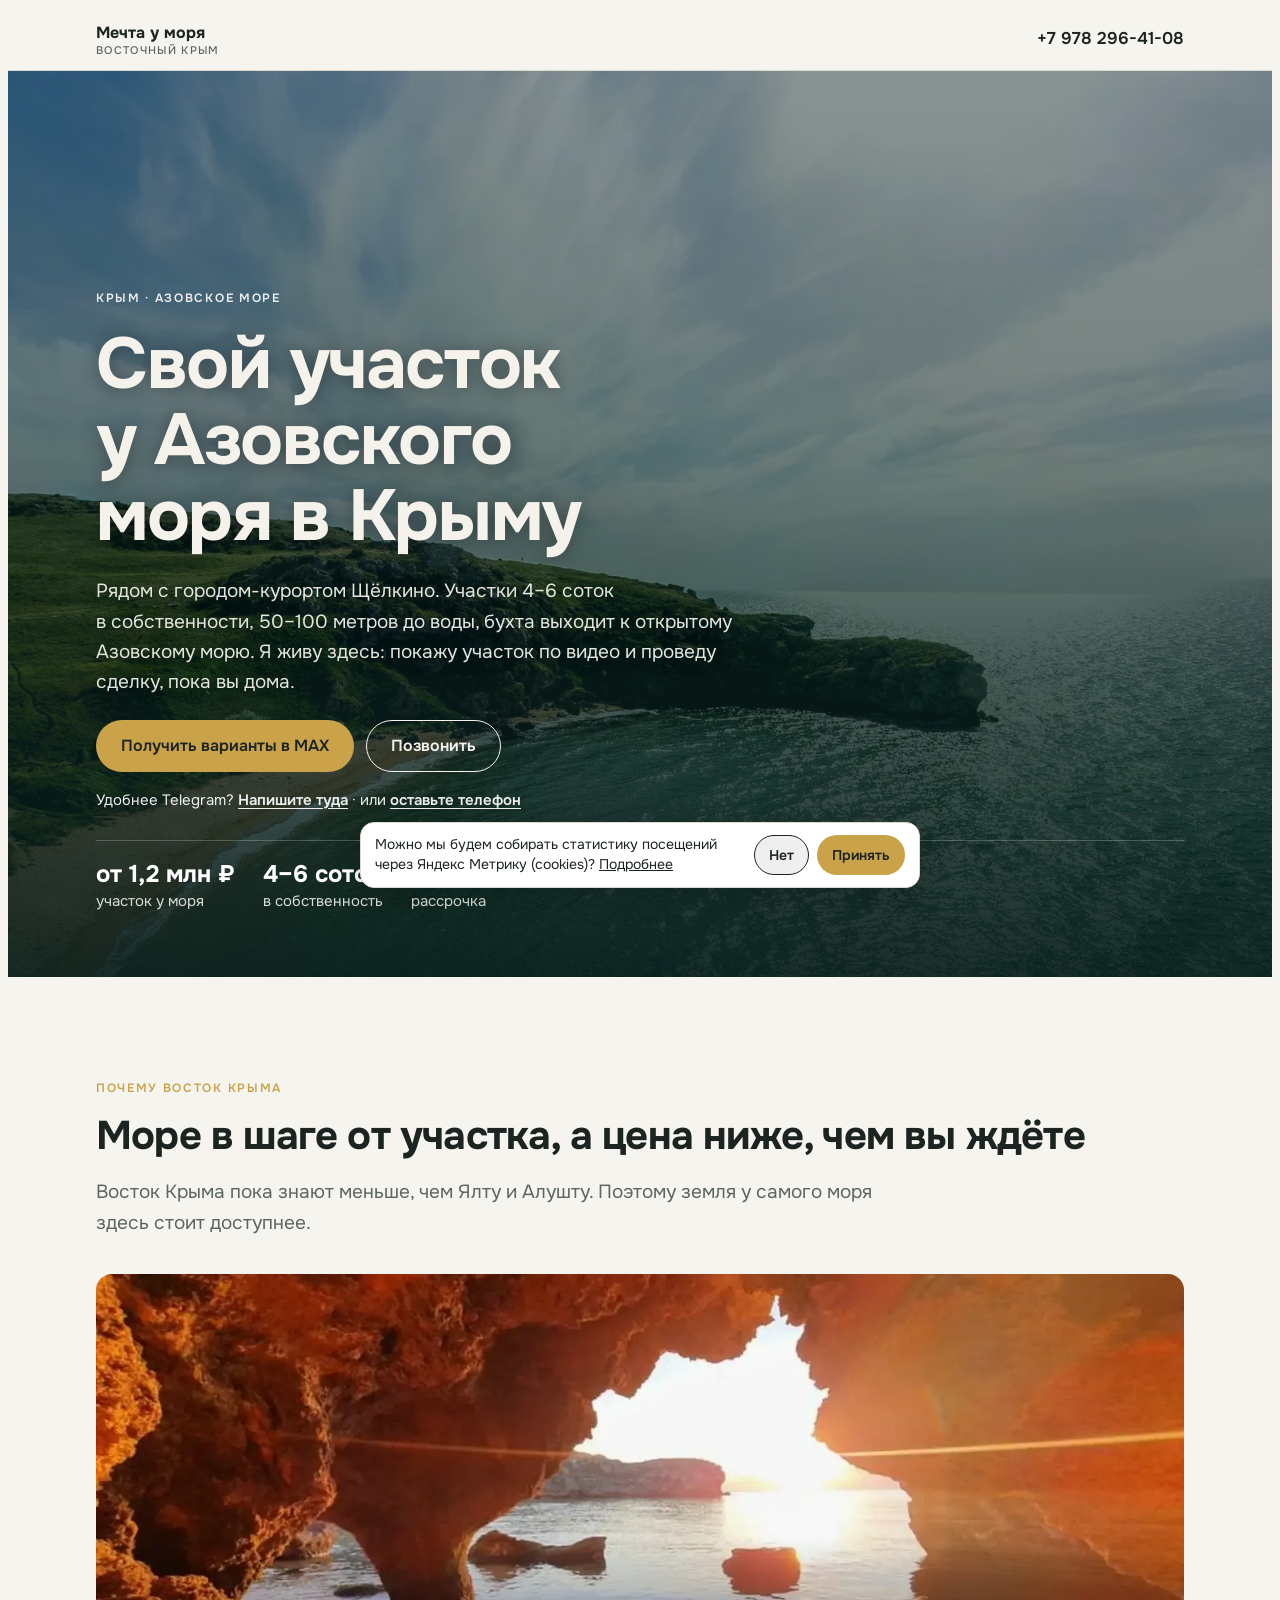
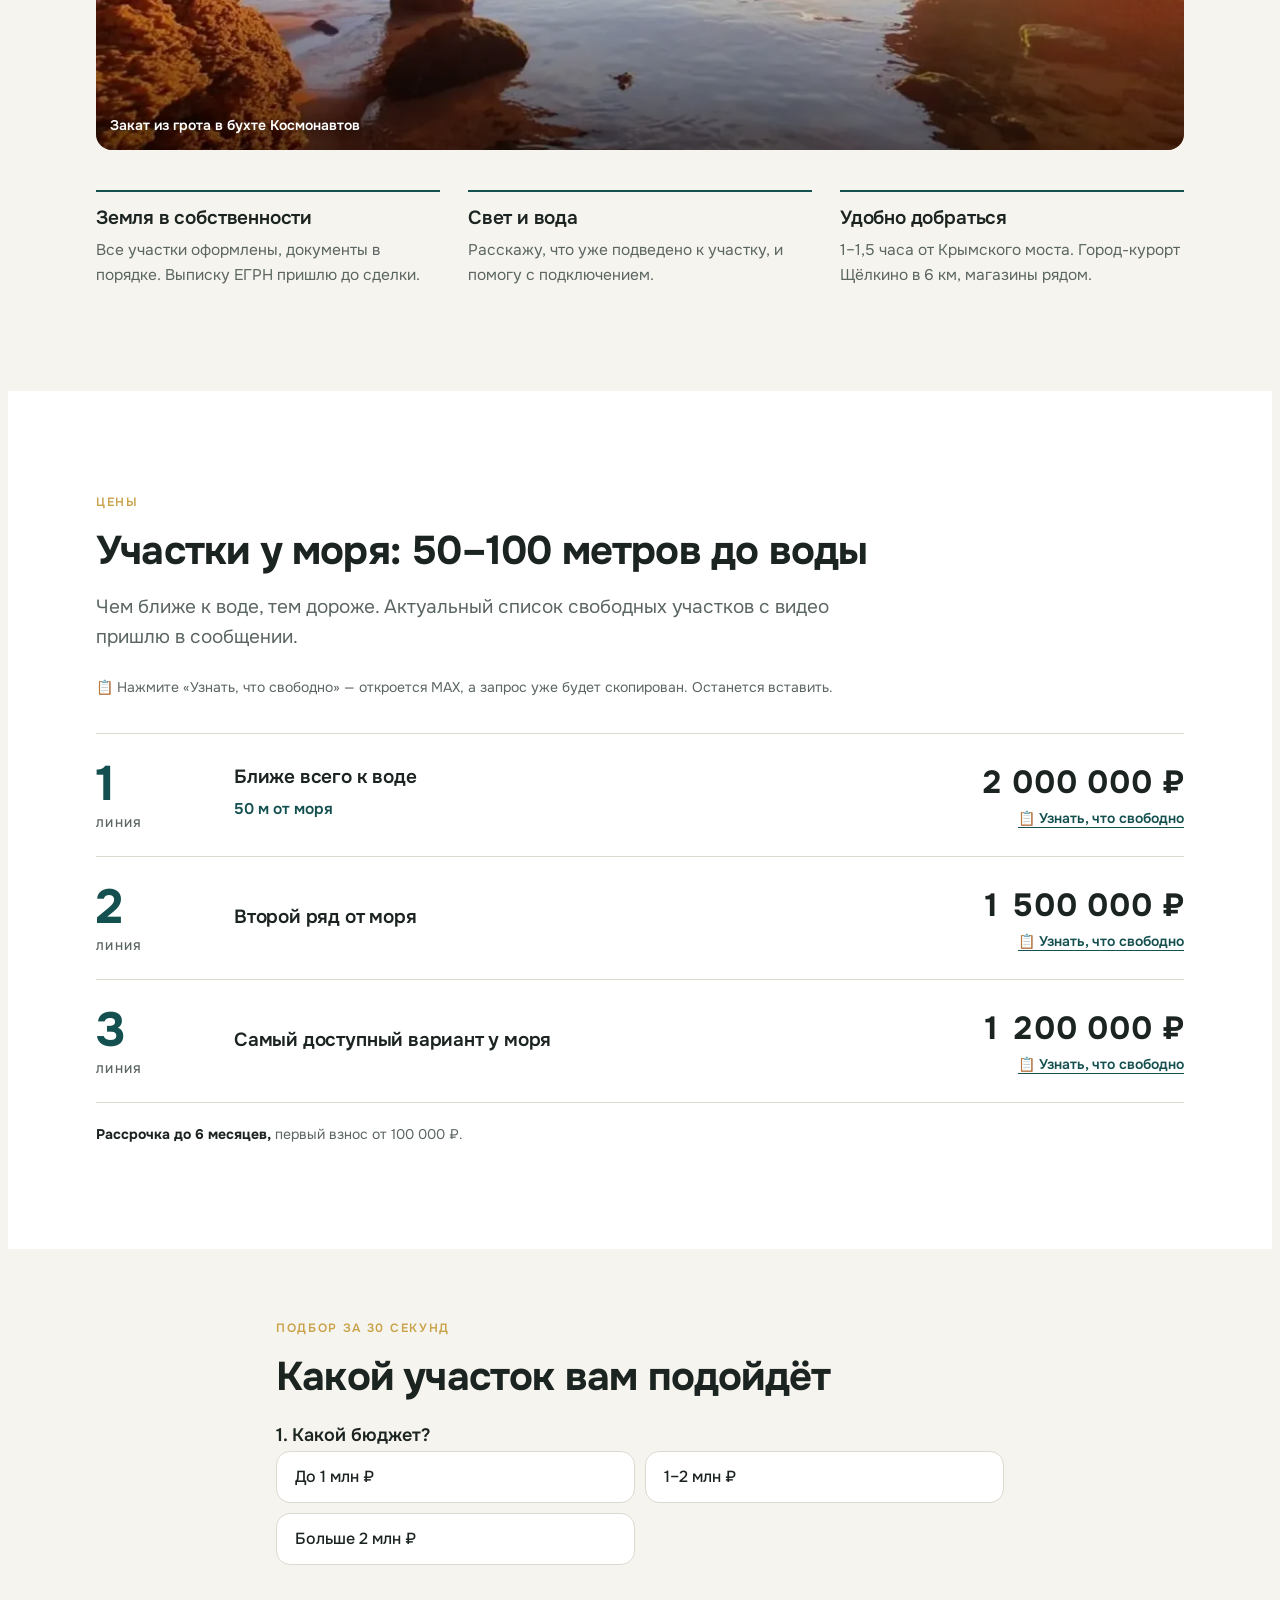
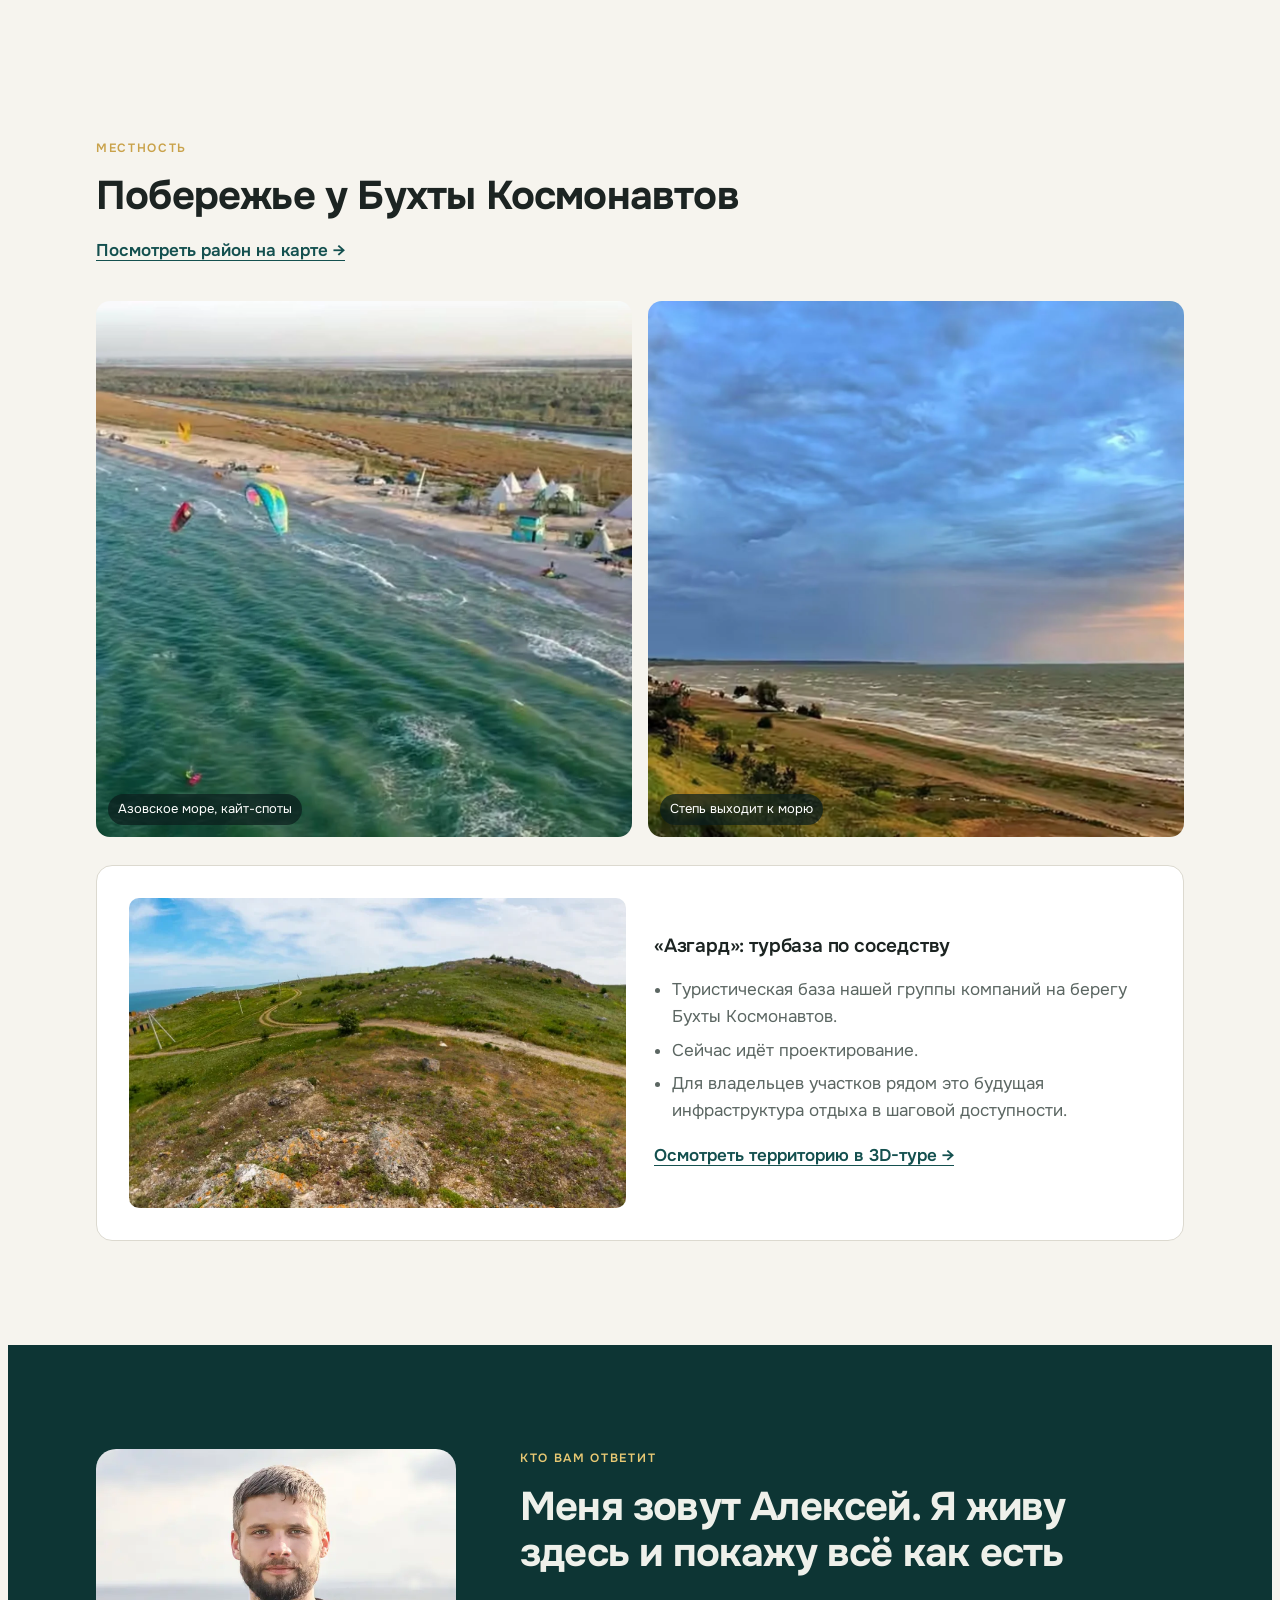
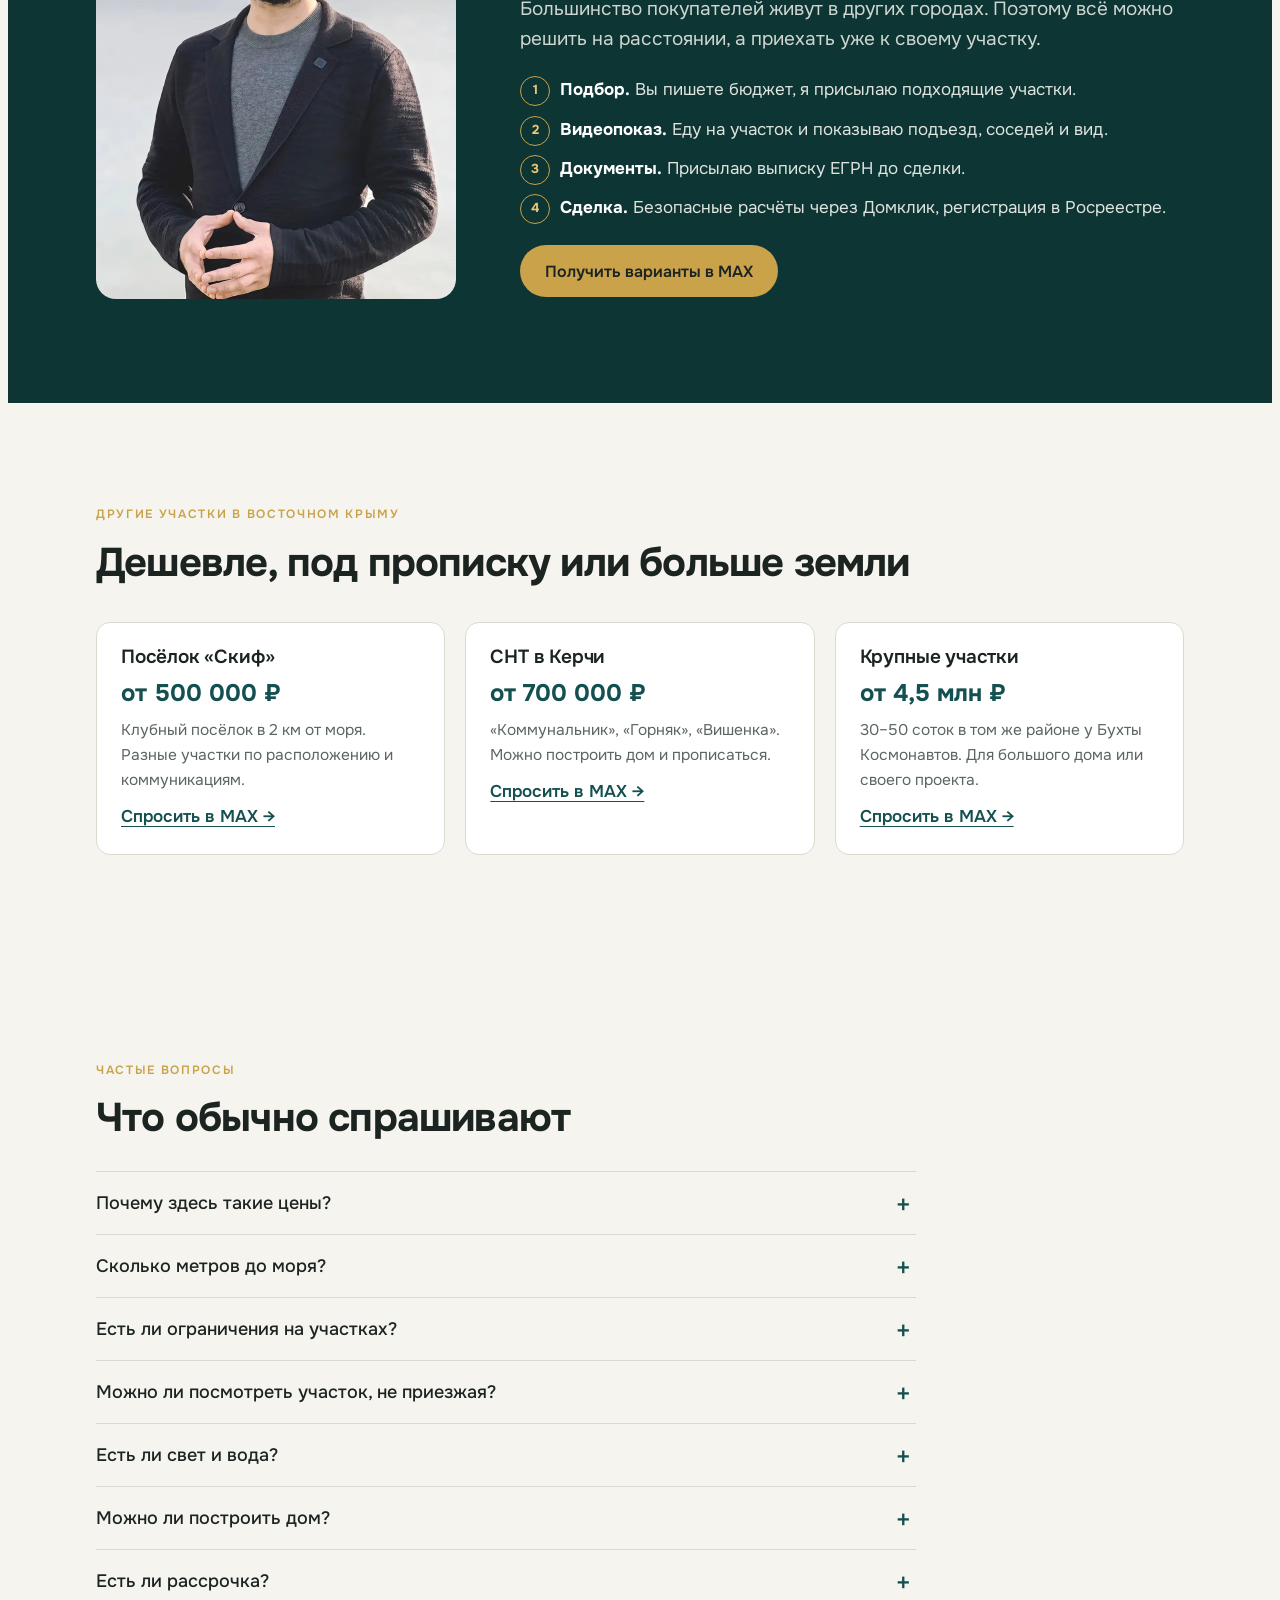
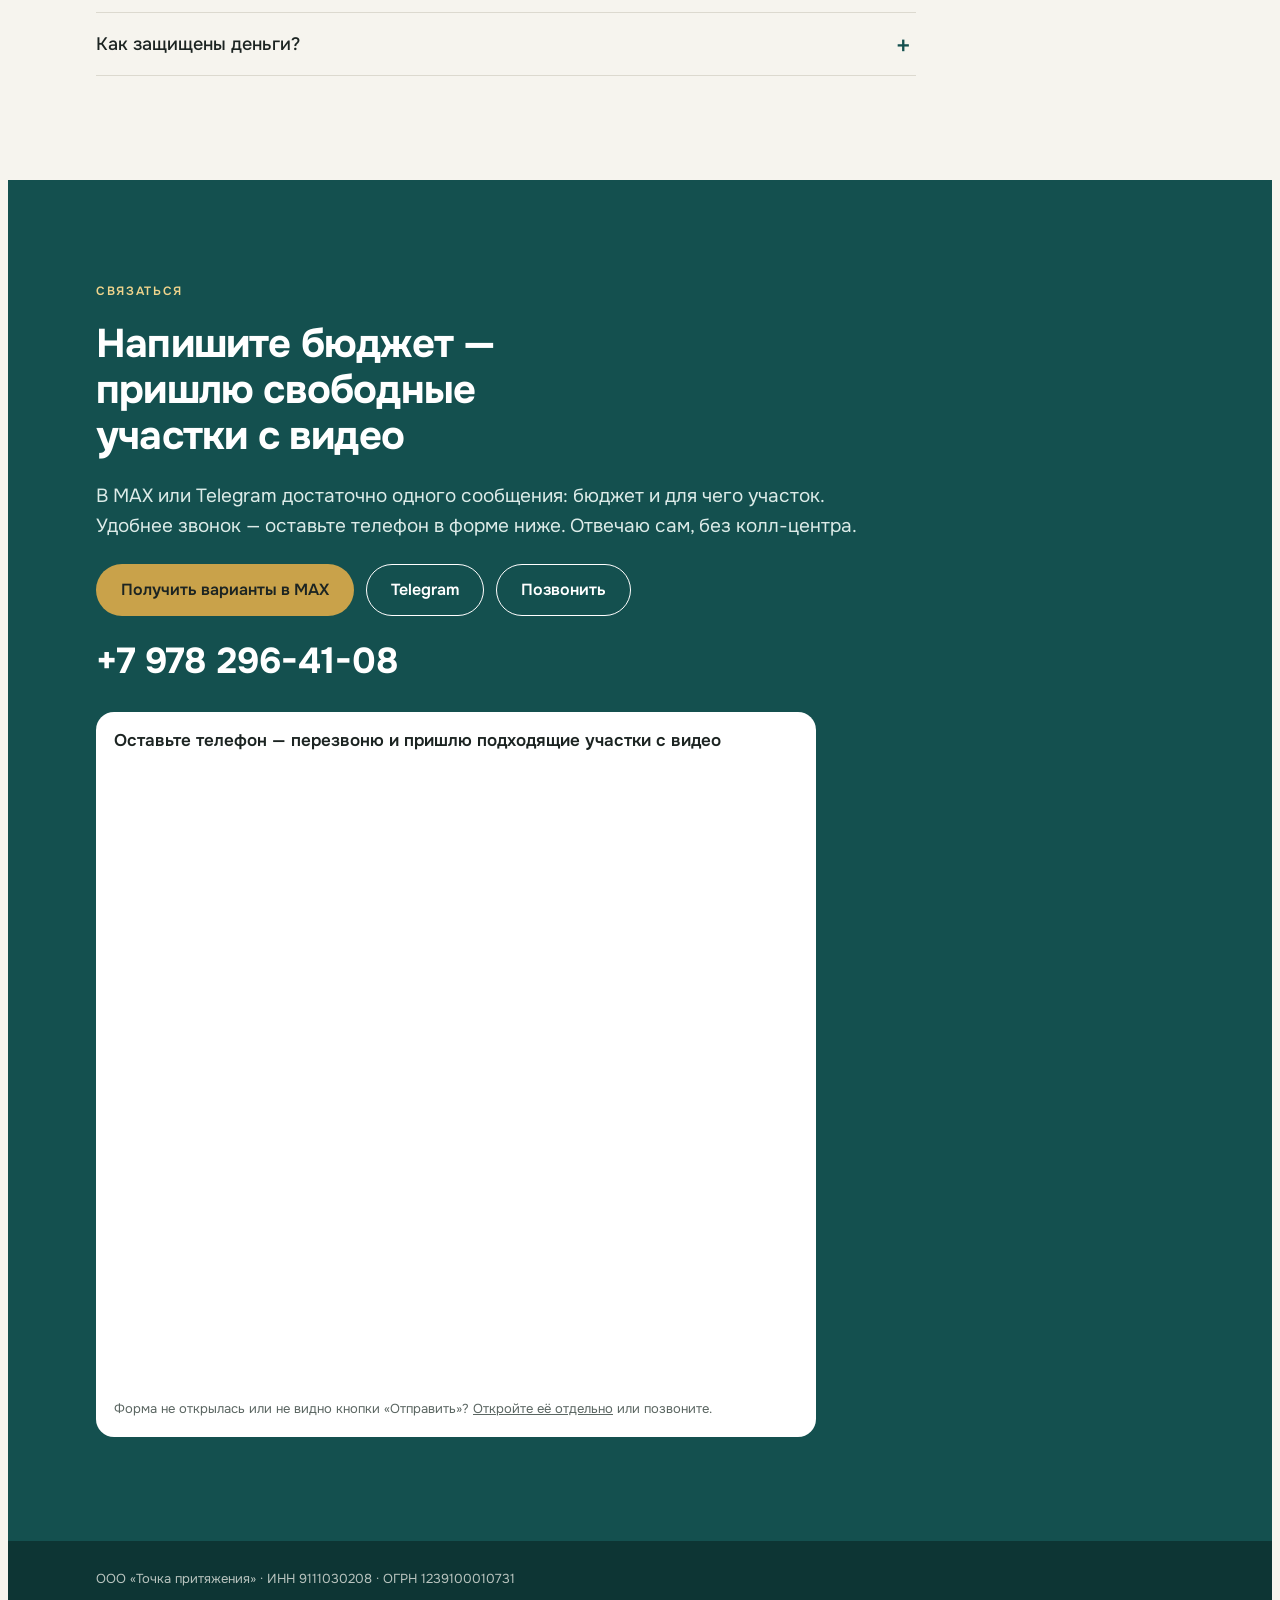
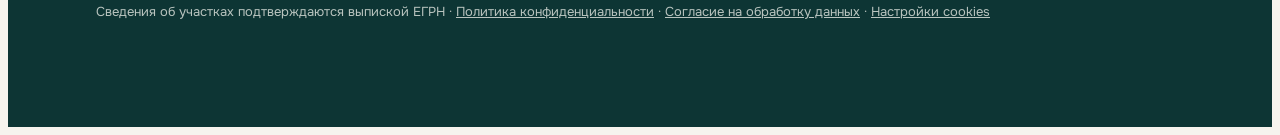
<file: index.html>
<!doctype html>
<html lang="ru">
<head>
<meta charset="utf-8">
<meta name="viewport" content="width=device-width, initial-scale=1, viewport-fit=cover">
<title>Участки у моря в Крыму рядом со Щёлкино от 1,2 млн ₽ — Мечта у моря</title>
<meta name="description" content="Участки 4–6 соток в 50–100 метрах от Азовского моря рядом со Щёлкино, Восточный Крым. Первая линия 2 млн ₽, третья 1,2 млн ₽. Земля в собственности, видеопоказ, сделка через Домклик, рассрочка.">
<meta name="robots" content="noindex, nofollow">
<meta name="theme-color" content="#0d3534">
<meta property="og:type" content="website">
<meta property="og:locale" content="ru_RU">
<meta property="og:site_name" content="Мечта у моря">
<meta property="og:title" content="Участки у Азовского моря в Крыму, рядом со Щёлкино, от 1,2 млн ₽">
<meta property="og:description" content="4–6 соток в собственность в 50–100 метрах от моря, рядом с бухтой Космонавтов. Покажу по видео и проведу сделку удалённо.">
<meta property="og:image" content="https://mechta-u-morya.ru/assets/photos/hero.webp">
<script type="application/ld+json">
{"@context":"https://schema.org","@type":"RealEstateAgent","name":"Мечта у моря — ООО «Точка притяжения»","telephone":"+7-978-296-41-08","areaServed":["Щёлкино","Ленинский район, Республика Крым","Керчь"],"priceRange":"500 000 – 4 500 000 ₽","image":"https://mechta-u-morya.ru/assets/photos/hero.webp"}
</script>
<link rel="preload" as="image" href="assets/photos/hero.webp">
<link rel="preload" as="font" type="font/woff" href="assets/fonts/onest-var.woff" crossorigin>
<style>
@font-face{font-family:"Onest";src:url("assets/fonts/onest-var.woff") format("woff");font-weight:400 700;font-display:swap}
/* Layout: широкое фото-открытие, дальше — один столбец «разговора» с покупателем, цены — таблица линий от воды к степи */
:root{
  --sea:#14504f;      /* Азовская вода */
  --sea-deep:#0d3534;
  --straw:#c9a24a;    /* сухая степная трава */
  --chalk:#f6f4ee;    /* известняк */
  --ink:#1c2422;
  --muted:#5b6662;
  --line:#dcd9cf;
  --card:#ffffff;
  --display:"Onest",system-ui,-apple-system,"Segoe UI",sans-serif;
  --body:"Onest",system-ui,-apple-system,"Segoe UI",sans-serif;
  --gut-l:max(16px, env(safe-area-inset-left,0px));
  --gut-r:max(16px, env(safe-area-inset-right,0px));
}
@media (prefers-color-scheme: dark){:root:not([data-theme="light"]){
  --sea:#2f8a86;--sea-deep:#0f2726;--straw:#d9b765;--chalk:#121816;--ink:#e9ece8;--muted:#a3ada9;--line:#2c3633;--card:#19211f;color-scheme:dark}}
:root[data-theme="dark"]{--sea:#2f8a86;--sea-deep:#0f2726;--straw:#d9b765;--chalk:#121816;--ink:#e9ece8;--muted:#a3ada9;--line:#2c3633;--card:#19211f;color-scheme:dark}

*{box-sizing:border-box}
body{background:var(--chalk);color:var(--ink);font:400 17px/1.6 var(--body);-webkit-font-smoothing:antialiased}
.wrap{max-width:1120px;margin:0 auto;padding-left:var(--gut-l);padding-right:var(--gut-r)}
h1,h2,h3{font-family:var(--display);font-weight:700;letter-spacing:-.02em;line-height:1.15;text-wrap:balance;margin:0}
h2{font-size:clamp(26px,4vw,40px)}
h3{font-size:19px;font-weight:600;letter-spacing:-.01em}
p{margin:0}
a{color:inherit}
.label{font:600 12px/1.2 var(--body);letter-spacing:.14em;text-transform:uppercase;color:var(--straw)}
section{padding-block:clamp(56px,9vw,104px)}
.stack{display:grid;gap:18px}
.lead{font-size:clamp(17px,2vw,19px);color:var(--muted);max-width:60ch}

/* кнопки */
.btns{display:flex;flex-wrap:wrap;gap:12px}
.btn{display:inline-flex;align-items:center;justify-content:center;gap:8px;min-height:52px;padding:0 24px;border-radius:999px;font:600 16px var(--body);text-decoration:none;border:1.5px solid transparent;transition:transform .15s, background .15s}
.btn:hover{transform:translateY(-1px)}
.btn:focus-visible,a:focus-visible,summary:focus-visible{outline:3px solid var(--straw);outline-offset:3px}
.btn-max{background:var(--straw);color:#1c2422}
.btn-call{border-color:currentColor;color:inherit}
.btn-sea{background:var(--sea);color:#fff}

/* шапка */
.top{position:sticky;top:env(safe-area-inset-top,0px);z-index:20;background:color-mix(in srgb,var(--chalk) 92%,transparent);backdrop-filter:blur(10px);border-bottom:1px solid var(--line)}
body::before{content:"";position:fixed;inset:0 0 auto;height:env(safe-area-inset-top,0px);z-index:30;background:var(--chalk)}
.top .wrap{display:flex;align-items:center;justify-content:space-between;gap:16px;min-height:62px}
.brand{font:700 16px var(--display);text-decoration:none}
.brand small{display:block;font:500 11px var(--body);letter-spacing:.12em;text-transform:uppercase;color:var(--muted)}
.top-phone{font-weight:600;text-decoration:none;white-space:nowrap}

/* hero */
.hero{position:relative;padding:0;background:var(--sea-deep);color:#f4f2ea;overflow:hidden}
.hero img{position:absolute;inset:0;width:100%;height:100%;object-fit:cover;opacity:.95}
.hero::after{content:"";position:absolute;inset:0;background:linear-gradient(180deg,rgba(8,30,29,.45) 0%,rgba(8,30,29,.55) 45%,rgba(8,30,29,.92) 100%)}
.hero .wrap{position:relative;z-index:1;padding-block:clamp(120px,22vw,220px) clamp(36px,6vw,64px);display:grid;gap:22px}
.hero h1,.hero .lead{text-shadow:0 1px 18px rgba(0,0,0,.35)}
.hero h1{font-size:clamp(36px,6.4vw,72px);max-width:14ch;line-height:1.05}
.hero .lead{color:#e3e6df;max-width:52ch}
.hero .label{color:#fff;opacity:.9}
.hero-price{display:flex;flex-wrap:wrap;gap:8px 28px;font-size:15px;color:#d8ddd6;border-top:1px solid rgba(255,255,255,.22);padding-top:18px;margin-top:6px}
.hero-price b{font:700 24px var(--display);color:#fff;display:block}

/* почему восток */
.why-photo{margin:36px 0 0;position:relative;border-radius:16px;overflow:hidden;aspect-ratio:16/7;max-width:100%}
.why-photo img{width:100%;height:100%;object-fit:cover;display:block}
.why-photo::after{content:"";position:absolute;inset:auto 0 0 0;height:45%;background:linear-gradient(transparent,rgba(0,0,0,.55))}
.why-photo figcaption{z-index:1;position:absolute;left:14px;bottom:14px;right:14px;color:#fff;font-size:14px;font-weight:600;text-shadow:0 1px 10px rgba(0,0,0,.6)}
.why-grid{display:grid;grid-template-columns:repeat(3,minmax(0,1fr));gap:28px;margin-top:40px}
.why-grid div{display:grid;gap:8px;align-content:start;border-top:2px solid var(--sea);padding-top:16px}
.why-grid p{color:var(--muted);font-size:15.5px}

/* цены */
.prices{background:var(--card)}
.lines{margin-top:36px;border-top:1px solid var(--line)}
.line{display:grid;grid-template-columns:110px minmax(0,1fr) auto;gap:20px 28px;align-items:center;padding-block:26px;border-bottom:1px solid var(--line)}
.line-no{font:700 48px/1 var(--display);color:var(--sea)}
.line-no small{display:block;font:600 11px var(--body);letter-spacing:.12em;text-transform:uppercase;color:var(--muted);margin-top:8px}
.facts{display:flex;flex-wrap:wrap;gap:6px 22px;color:var(--muted);font-size:15px}
.facts span{display:inline-flex;gap:6px;align-items:baseline}
.nw{white-space:nowrap}
.dist{font-weight:600;color:var(--sea);font-size:15.5px}
.line-price{font:700 clamp(24px,3vw,32px) var(--display);font-variant-numeric:tabular-nums;white-space:nowrap;text-align:right}
.line-price a{display:block;font:600 14px var(--body);color:var(--sea);margin-top:6px;text-underline-offset:4px}
.under-note{margin-top:20px;font-size:14px;color:var(--muted)}

/* Алексей */
.me{background:var(--sea-deep);color:#eef0ea}
.me .wrap{display:grid;grid-template-columns:360px minmax(0,1fr);gap:clamp(28px,5vw,64px);align-items:center}
.me img{width:100%;height:auto;max-width:360px;aspect-ratio:4/5;object-fit:cover;object-position:50% 20%;border-radius:20px}
.me .lead{color:#cfd6d0}
.me ul{margin:0;padding:0;list-style:none;display:grid;gap:8px;color:#dfe4de}
.me li{padding-left:22px;position:relative}
.me li::before{content:"";position:absolute;left:0;top:.7em;width:10px;height:2px;background:var(--straw)}
.me .label{color:#e7c873}

/* дистанционная покупка */
.steps{display:grid;grid-template-columns:repeat(4,minmax(0,1fr));gap:20px;margin-top:40px;counter-reset:s}
.step{background:var(--card);border:1px solid var(--line);border-radius:14px;padding:22px;display:grid;gap:8px;align-content:start}
.step::before{counter-increment:s;content:counter(s);font:700 15px var(--display);color:var(--sea);width:34px;height:34px;border-radius:50%;border:1.5px solid var(--sea);display:grid;place-items:center}
.step p{color:var(--muted);font-size:15px}

/* место */
.place-grid{display:grid;grid-template-columns:1fr 1fr;gap:16px;margin-top:36px}
.place-grid figure{aspect-ratio:1}
.place-grid figure{margin:0;position:relative;border-radius:14px;overflow:hidden;background:var(--line);min-height:0}
.place-grid img{width:100%;height:100%;object-fit:cover;display:block}
.place-grid figcaption{position:absolute;left:12px;bottom:12px;background:rgba(10,30,29,.72);color:#fff;font-size:13px;padding:5px 10px;border-radius:999px}
.azgard{margin-top:28px;display:grid;grid-template-columns:minmax(0,1fr) minmax(0,1fr);gap:28px;align-items:center;background:var(--card);border:1px solid var(--line);border-radius:16px;padding:clamp(20px,3vw,32px)}
.azgard img{width:100%;border-radius:10px;aspect-ratio:16/10;object-fit:cover;display:block}
.azgard p{color:var(--muted)}
.text-link{font-weight:600;color:var(--sea);text-underline-offset:4px}

/* другие варианты */
.alt-grid{display:grid;grid-template-columns:repeat(3,minmax(0,1fr));gap:20px;margin-top:36px}
.alt{background:var(--card);border:1px solid var(--line);border-radius:14px;padding:24px;display:grid;gap:10px;align-content:start}
.alt .from{font:700 24px var(--display);color:var(--sea)}
.alt p{color:var(--muted);font-size:15.5px}

/* вопросы */
.faq{margin-top:30px;border-top:1px solid var(--line);max-width:820px}
details{border-bottom:1px solid var(--line)}
summary{cursor:pointer;list-style:none;padding:20px 40px 20px 0;font:500 18px var(--body);position:relative}
summary::-webkit-details-marker{display:none}
summary::after{content:"+";position:absolute;right:4px;top:14px;font:400 30px var(--display);color:var(--sea)}
details[open] summary::after{content:"−"}
details p{padding:0 0 20px;color:var(--muted);max-width:65ch}

/* финал */
.final{background:var(--sea);color:#fff;text-align:left}
.final .wrap{display:grid;gap:22px}
.final h2{max-width:20ch}
.final .lead{color:#dcebe8}
.final .phone-big{font:700 clamp(26px,4vw,36px) var(--display);user-select:all}
.final .form-link{color:#fff;font-weight:600;text-underline-offset:4px}

footer{background:var(--sea-deep);color:#b9c4bf;font-size:13px;padding-block:28px calc(28px + 76px)}
footer .wrap{display:flex;flex-wrap:wrap;justify-content:space-between;gap:12px}

/* липкая панель на телефоне */
.dock{display:none}
@media (max-width:760px){
  .hero .wrap{padding-top:96px;gap:16px}
  .hero .label{order:0}.hero h1{order:1}.hero-price{order:2;border-top:0;padding-top:0;margin-top:-4px;gap:6px 18px}.hero-price b{font-size:20px}.hero .btns{order:3}.hero-alt{order:4}.hero .lead{order:5}
  body{font-size:17px}
  .top-phone{font-size:14px}
  .why-grid,.steps,.alt-grid{grid-template-columns:1fr}
  .why-grid{gap:22px}
  .steps{gap:0;border-top:1px solid var(--line)}
  .step{grid-template-columns:34px minmax(0,1fr);column-gap:14px;row-gap:2px;background:none;border:0;border-bottom:1px solid var(--line);border-radius:0;padding:18px 0}
  .step::before{grid-row:1/3}
  .line{grid-template-columns:64px minmax(0,1fr);padding-block:22px}
  .line-no{font-size:34px}
  .line-price{grid-column:1/-1;text-align:left;display:flex;justify-content:space-between;align-items:baseline;gap:12px}
  .line-price a{margin:0}
  .me .wrap{grid-template-columns:1fr}
  .me img{max-width:320px}
  .place-grid{grid-template-columns:1fr 1fr;gap:10px}
  .why-photo{aspect-ratio:4/3}
  .azgard{grid-template-columns:1fr}
  .btns .btn{flex:1 1 100%}
  .dock{display:flex;gap:10px;position:fixed;transition:transform .25s;left:0;right:0;bottom:0;z-index:40;background:var(--card);border-top:1px solid var(--line);padding:10px var(--gut-r) calc(10px + env(safe-area-inset-bottom,0px)) var(--gut-l)}
  .dock .btn{flex:1;min-height:48px;padding:0 12px;font-size:15px}
  .dock .btn-call{color:var(--ink)}
}
.dock.off{transform:translateY(110%)}
@media (prefers-reduced-motion:reduce){*{transition:none!important}}
img{max-width:100%}
.me-steps{margin:4px 0 0;padding:0;list-style:none;counter-reset:m;display:grid;gap:12px;color:#dfe4de}
.me-steps li{counter-increment:m;position:relative;padding-left:40px}
.me-steps li::before{background:none;height:28px;content:counter(m);position:absolute;left:0;top:0;width:28px;height:28px;border-radius:50%;border:1.5px solid var(--straw);color:#e7c873;font:700 13px/25px var(--body);text-align:center}
.me-steps b{color:#fff}
.az-list{margin:0;padding-left:18px;color:var(--muted);display:grid;gap:6px}
.under-note b{color:var(--ink)}
.cookie{position:fixed;left:12px;right:12px;bottom:12px;z-index:50;max-width:560px;margin:0 auto;display:flex;gap:12px;align-items:center;background:var(--card);color:var(--ink);border:1px solid var(--line);border-radius:14px;padding:12px 14px;box-shadow:0 8px 28px rgba(0,0,0,.18);font-size:14px;line-height:1.4}
.cookie[hidden]{display:none}
.cookie p{margin:0;flex:1}
.cookie a{color:inherit}
.cookie .btn{min-height:40px;padding:0 14px;font-size:14px;flex:none}
.cookie-btns{display:flex;gap:8px;flex:none}
@media (max-width:760px){.cookie{left:10px;right:10px;bottom:calc(10px + env(safe-area-inset-bottom,0px));padding:8px 10px 8px 14px;font-size:13px}body:has(.dock:not(.off)) .cookie{bottom:calc(78px + env(safe-area-inset-bottom,0px))}}
.final .form-card{background:#fff;color:#1c2422;border-radius:18px;padding:18px 14px 6px;margin-top:6px}
.final .form-note{margin:0 4px 6px;font-size:13px;color:#5b6662}
.final .form-note a{color:inherit}
.final .form-title{margin:0 4px 4px;font-weight:600;font-size:17px;line-height:1.35}
.final .form-card iframe{display:block;width:100%;height:640px;min-height:560px;border:0}
.final .form-alt{margin:2px 4px 12px;font-size:13px;color:#5b6662}
.final .form-alt a{color:inherit}
@media (max-width:760px){.final .form-card{padding:16px 2px 4px;margin-inline:calc(-1 * var(--gut-l) + 6px) calc(-1 * var(--gut-r) + 6px)}.final .form-card .form-title,.final .form-alt{margin-inline:12px}.final .form-card iframe{height:720px}}
@media (max-width:400px){.final .form-card{padding-inline:0;margin-inline:calc(-1 * var(--gut-l) + 4px) calc(-1 * var(--gut-r) + 4px)}}
@media (max-width:360px){.final .form-card iframe{height:800px}}
.quiz{background:var(--chalk)}
.q-step[hidden],.q-result[hidden]{display:none}
.quiz .wrap{display:grid;gap:18px;max-width:760px}
.q-text{font:600 18px/1.3 var(--display);margin:6px 0 4px}
.q-opts{display:grid;gap:10px}
.q-opts button{min-height:52px;padding:12px 18px;border-radius:14px;border:1.5px solid var(--line);background:var(--card);color:var(--ink);font:500 16px/1.3 var(--body);text-align:left;cursor:pointer}
.q-opts button:hover,.q-opts button:focus-visible{border-color:var(--sea);outline:none}
.q-result{background:var(--card);border:1.5px solid var(--sea);border-radius:18px;padding:20px;display:grid;gap:12px}
.q-tag{margin:0;font:600 12px var(--body);letter-spacing:.14em;text-transform:uppercase;color:var(--straw)}
.q-title{font-size:22px}
.q-desc{margin:0;color:var(--muted)}
.q-result .btns{display:flex;flex-wrap:wrap;gap:10px}
.q-reset{justify-self:start;background:none;border:0;padding:4px 0;color:var(--muted);text-decoration:underline;font:500 14px var(--body);cursor:pointer}
@media (min-width:761px){.q-opts{grid-template-columns:1fr 1fr}}
.hero-alt{margin:-6px 0 0;font-size:15px;color:#fff;opacity:.92}
.hero-alt a{color:#fff;font-weight:600;text-underline-offset:3px}
.final .form-card{max-width:720px}
@media (min-width:761px){.quiz{padding-block:clamp(48px,6vw,72px)}}
.q-form{width:100%;text-align:center}
.q-or{margin:4px 0 0;color:var(--muted);font-size:15px}
.q-links{display:flex;flex-wrap:wrap;gap:8px}
.q-links .btn{min-height:46px;padding:0 18px;font-size:15px;color:var(--ink)}
.toast{position:fixed;left:50%;top:16px;transform:translateX(-50%);z-index:60;background:#1c2422;color:#fff;padding:10px 16px;border-radius:12px;font-size:14px;box-shadow:0 8px 24px rgba(0,0,0,.25);max-width:calc(100% - 32px);text-align:center}
.toast[hidden]{display:none}
.copy-hint{margin:6px 0 0;font-size:14px;line-height:1.45;color:var(--muted)}
</style>

<script type="application/ld+json">{"@context": "https://schema.org", "@type": "FAQPage", "mainEntity": [{"@type": "Question", "name": "Почему здесь такие цены?", "acceptedAnswer": {"@type": "Answer", "text": "Восток Крыма пока менее известен, и спрос здесь ниже. Это не скидка за недостатки: все участки в собственности, документы в порядке."}}, {"@type": "Question", "name": "Сколько метров до моря?", "acceptedAnswer": {"@type": "Answer", "text": "Первая линия — 50 метров до воды, вторая и третья — до 100 метров. Точное расстояние до каждого свободного участка покажу на карте и на видео."}}, {"@type": "Question", "name": "Есть ли ограничения на участках?", "acceptedAnswer": {"@type": "Answer", "text": "У части участков есть охранные зоны, например вдоль коммуникаций. Они указаны в выписке ЕГРН, и по каждому участку я скажу об этом заранее, до сделки."}}, {"@type": "Question", "name": "Можно ли посмотреть участок, не приезжая?", "acceptedAnswer": {"@type": "Answer", "text": "Да. Я приеду на участок и покажу его по видео: подъезд, границы, соседей, вид на море. Приехать лично можно позже, перед сделкой."}}, {"@type": "Question", "name": "Есть ли свет и вода?", "acceptedAnswer": {"@type": "Answer", "text": "Зависит от участка. По каждому варианту расскажу, что уже подведено и как подключить остальное. С подключением помогаем."}}, {"@type": "Question", "name": "Можно ли построить дом?", "acceptedAnswer": {"@type": "Answer", "text": "Зависит от разрешённого использования конкретного участка. По каждому варианту скажу, что можно строить. Если строительство возможно, построим дом под ключ."}}, {"@type": "Question", "name": "Есть ли рассрочка?", "acceptedAnswer": {"@type": "Answer", "text": "Да, до 6 месяцев, первый взнос от 100 000 ₽. Условия по конкретному участку расскажу в разговоре."}}, {"@type": "Question", "name": "Как защищены деньги?", "acceptedAnswer": {"@type": "Answer", "text": "Расчёты проходят через сервис безопасных сделок Домклик. Продавец получает деньги после регистрации перехода права в Росреестре."}}]}</script>
<link rel="canonical" href="https://mechta-u-morya.ru/">
</head>
<body>
<header class="top">
  <div class="wrap">
    <a class="brand" href="#start">Мечта у моря<small>Восточный Крым</small></a>
    <a class="top-phone" href="tel:+79782964108">+7 978 296-41-08</a>
  </div>
</header>

<main id="start">
  <section class="hero">
    <img src="assets/photos/hero.webp" alt="Берег Азовского моря у Щёлкино" fetchpriority="high">
    <div class="wrap">
      <p class="label">Крым · Азовское море</p>
      <h1>Свой участок у Азовского моря в Крыму</h1>
      <p class="lead">Рядом с городом-курортом Щёлкино. Участки <span class="nw">4–6 соток</span> в собственности, <span class="nw">50–100 метров</span> до воды, бухта выходит к открытому Азовскому морю. Я живу здесь: покажу участок по видео и проведу сделку, пока вы дома.</p>
      <div class="btns">
        <a class="btn btn-max" href="https://max.ru/u/f9LHodD0cOLz-leCnvMTNQNCGHl_K2LRundalWSaDo_sZQo77Q3Mp65kQ8g" target="_blank" rel="noopener">Получить варианты в MAX</a>
        <a class="btn btn-call" href="tel:+79782964108">Позвонить</a>
      </div>
      <p class="hero-alt">Удобнее Telegram? <a href="https://t.me/+79782964108" target="_blank" rel="noopener">Напишите туда</a> · или <a href="#zayavka">оставьте телефон</a></p>
      <div class="hero-price"><span><b>от 1,2 млн ₽</b>участок у моря</span><span><b>4–6 соток</b>в собственность</span><span><b>до 6 мес.</b>рассрочка</span></div>
    </div>
  </section>

  <section class="why">
    <div class="wrap">
      <div class="stack">
        <p class="label">Почему восток Крыма</p>
        <h2>Море в шаге от участка, а цена ниже, чем вы ждёте</h2>
        <p class="lead">Восток Крыма пока знают меньше, чем Ялту и Алушту. Поэтому земля у самого моря здесь стоит доступнее.</p>
      </div>
      <figure class="why-photo"><img src="assets/photos/sunset-wide.webp" alt="Закат из грота в бухте Космонавтов" loading="lazy" width="1600" height="900"><figcaption>Закат из грота в бухте Космонавтов</figcaption></figure>
      <div class="why-grid">
        <div><h3>Земля в собственности</h3><p>Все участки оформлены, документы в порядке. Выписку ЕГРН пришлю до сделки.</p></div>
        <div><h3>Свет и вода</h3><p>Расскажу, что уже подведено к участку, и помогу с подключением.</p></div>
        <div><h3>Удобно добраться</h3><p>1–1,5 часа от Крымского моста. Город-курорт Щёлкино в 6 км, магазины рядом.</p></div>
      </div>
    </div>
  </section>

  <section class="prices" id="ceny">
    <div class="wrap">
      <div class="stack">
        <p class="label">Цены</p>
        <h2>Участки у моря: <span class="nw">50–100 метров</span> до воды</h2>
        <p class="lead">Чем ближе к воде, тем дороже. Актуальный список свободных участков с видео пришлю в сообщении.</p>
        <p class="copy-hint">📋 Нажмите «Узнать, что свободно» — откроется MAX, а запрос уже будет скопирован. Останется вставить.</p>
      </div>
      <div class="lines">
        <div class="line">
          <div class="line-no">1<small>линия</small></div>
          <div class="stack" style="gap:8px"><h3>Ближе всего к воде</h3><p class="dist">50 м от моря</p></div>
          <div class="line-price">2 000 000 ₽<a data-msg="Здравствуйте! Интересует участок у моря: 1-я линия, 50 м от моря, 2 млн ₽. Что сейчас свободно? Пришлите, пожалуйста, видео." href="https://max.ru/u/f9LHodD0cOLz-leCnvMTNQNCGHl_K2LRundalWSaDo_sZQo77Q3Mp65kQ8g" target="_blank" rel="noopener">📋 Узнать, что свободно</a></div>
        </div>
        <div class="line">
          <div class="line-no">2<small>линия</small></div>
          <div class="stack" style="gap:8px"><h3>Второй ряд от моря</h3></div>
          <div class="line-price">1 500 000 ₽<a data-msg="Здравствуйте! Интересует участок у моря: 2-я линия, 1,5 млн ₽. Что сейчас свободно? Пришлите, пожалуйста, видео." href="https://max.ru/u/f9LHodD0cOLz-leCnvMTNQNCGHl_K2LRundalWSaDo_sZQo77Q3Mp65kQ8g" target="_blank" rel="noopener">📋 Узнать, что свободно</a></div>
        </div>
        <div class="line">
          <div class="line-no">3<small>линия</small></div>
          <div class="stack" style="gap:8px"><h3>Самый доступный вариант у моря</h3></div>
          <div class="line-price">1 200 000 ₽<a data-msg="Здравствуйте! Интересует участок у моря: 3-я линия, 1,2 млн ₽. Что сейчас свободно? Пришлите, пожалуйста, видео." href="https://max.ru/u/f9LHodD0cOLz-leCnvMTNQNCGHl_K2LRundalWSaDo_sZQo77Q3Mp65kQ8g" target="_blank" rel="noopener">📋 Узнать, что свободно</a></div>
        </div>
      </div>
      <p class="under-note"><b>Рассрочка до 6 месяцев,</b> первый взнос от 100 000 ₽.</p>
    </div>
  </section>


  <section class="quiz" id="podbor">
    <div class="wrap">
      <p class="label">Подбор за 30 секунд</p>
      <h2>Какой участок вам подойдёт</h2>
      <div class="q-step" data-step="1">
        <p class="q-text">1. Какой бюджет?</p>
        <div class="q-opts">
          <button type="button" data-k="budget" data-v="lt1">До 1 млн ₽</button>
          <button type="button" data-k="budget" data-v="1to2">1–2 млн ₽</button>
          <button type="button" data-k="budget" data-v="gt2">Больше 2 млн ₽</button>
        </div>
      </div>
      <div class="q-step" data-step="2" hidden>
        <p class="q-text">2. Что для вас главное?</p>
        <div class="q-opts">
          <button type="button" data-k="goal" data-v="sea">Жить у самого моря</button>
          <button type="button" data-k="goal" data-v="cheap">Подешевле, море рядом</button>
          <button type="button" data-k="goal" data-v="home">Построить дом и прописаться</button>
          <button type="button" data-k="goal" data-v="big">Много земли</button>
        </div>
      </div>
      <div class="q-result" hidden>
        <p class="q-tag">Вам подойдёт</p>
        <h3 class="q-title"></h3>
        <p class="q-desc"></p>
        <a class="btn btn-max q-form" href="#zayavka">Оставить телефон</a>
        <p class="q-or">Перезвоню и пришлю подборку. Или напишите сами:</p>
        <div class="q-links">
          <a class="btn btn-call q-max" data-msg="Здравствуйте! Хочу подобрать участок." href="https://max.ru/u/f9LHodD0cOLz-leCnvMTNQNCGHl_K2LRundalWSaDo_sZQo77Q3Mp65kQ8g" target="_blank" rel="noopener">📋 MAX</a>
          <a class="btn btn-call q-tg" data-msg="Здравствуйте! Хочу подобрать участок." href="https://t.me/+79782964108" target="_blank" rel="noopener">📋 Telegram</a>
          <a class="btn btn-call" href="tel:+79782964108">+7 978 296-41-08</a>
        </div>
        <p class="copy-hint">📋 Ваш запрос скопируется — в MAX или Telegram останется вставить его в чат.</p>
        <button type="button" class="q-reset">Пройти заново</button>
      </div>
    </div>
  </section>

  <section class="place" id="mesto">
    <div class="wrap">
      <div class="stack">
        <p class="label">Местность</p>
        <h2>Побережье у Бухты Космонавтов</h2>
        <p><a class="text-link" href="https://yandex.ru/maps/?ll=35.762454%2C45.398889&z=13" target="_blank" rel="noopener">Посмотреть район на карте →</a></p>
      </div>
      <div class="place-grid">
        <figure><img src="assets/photos/coast-kite.webp" alt="Кайтеры на Азовском море у Щёлкино" loading="lazy"><figcaption>Азовское море, кайт-споты</figcaption></figure>
        <figure><img src="assets/photos/coast-storm.webp" alt="Степной берег Азовского моря у Щёлкино" loading="lazy"><figcaption>Степь выходит к морю</figcaption></figure>
      </div>
      <div class="azgard">
        <img src="assets/photos/tour-poster.webp" alt="Территория проекта «Азгард» у Бухты Космонавтов" loading="lazy">
        <div class="stack">
          <h3>«Азгард»: турбаза по соседству</h3>
          <ul class="az-list">
            <li>Туристическая база нашей группы компаний на берегу Бухты Космонавтов.</li>
            <li>Сейчас идёт проектирование.</li>
            <li>Для владельцев участков рядом это будущая инфраструктура отдыха в шаговой доступности.</li>
          </ul>
          <a class="text-link" href="https://azgard-crimea.ru/" target="_blank" rel="noopener">Осмотреть территорию в 3D-туре →</a>
        </div>
      </div>
    </div>
  </section>

  <section class="me" id="aleksey">
    <div class="wrap">
      <img src="assets/photos/aleksey.webp" alt="Алексей Горшков на берегу моря в Крыму" loading="lazy" width="720" height="900">
      <div class="stack">
        <p class="label">Кто вам ответит</p>
        <h2>Меня зовут Алексей. Я живу здесь и покажу всё как есть</h2>
        <p class="lead">Большинство покупателей живут в других городах. Поэтому всё можно решить на расстоянии, а приехать уже к своему участку.</p>
        <ol class="me-steps">
          <li><b>Подбор.</b> Вы пишете бюджет, я присылаю подходящие участки.</li>
          <li><b>Видеопоказ.</b> Еду на участок и показываю подъезд, соседей и вид.</li>
          <li><b>Документы.</b> Присылаю выписку ЕГРН до сделки.</li>
          <li><b>Сделка.</b> Безопасные расчёты через Домклик, регистрация в Росреестре.</li>
        </ol>
        <div class="btns" style="margin-top:6px"><a class="btn btn-max" href="https://max.ru/u/f9LHodD0cOLz-leCnvMTNQNCGHl_K2LRundalWSaDo_sZQo77Q3Mp65kQ8g" target="_blank" rel="noopener">Получить варианты в MAX</a></div>
      </div>
    </div>
  </section>

  <section class="other" id="drugie">
    <div class="wrap">
      <div class="stack">
        <p class="label">Другие участки в Восточном Крыму</p>
        <h2>Дешевле, под прописку или больше земли</h2>
      </div>
      <div class="alt-grid">
        <div class="alt"><h3>Посёлок «Скиф»</h3><p class="from">от 500 000 ₽</p><p>Клубный посёлок в 2 км от моря. Разные участки по расположению и коммуникациям.</p><a class="text-link" href="https://max.ru/u/f9LHodD0cOLz-leCnvMTNQNCGHl_K2LRundalWSaDo_sZQo77Q3Mp65kQ8g" target="_blank" rel="noopener">Спросить в MAX →</a></div>
        <div class="alt"><h3>СНТ в Керчи</h3><p class="from">от 700 000 ₽</p><p>«Коммунальник», «Горняк», «Вишенка». Можно построить дом и прописаться.</p><a class="text-link" href="https://max.ru/u/f9LHodD0cOLz-leCnvMTNQNCGHl_K2LRundalWSaDo_sZQo77Q3Mp65kQ8g" target="_blank" rel="noopener">Спросить в MAX →</a></div>
        <div class="alt"><h3>Крупные участки</h3><p class="from">от 4,5 млн ₽</p><p>30–50 соток в том же районе у Бухты Космонавтов. Для большого дома или своего проекта.</p><a class="text-link" href="https://max.ru/u/f9LHodD0cOLz-leCnvMTNQNCGHl_K2LRundalWSaDo_sZQo77Q3Mp65kQ8g" target="_blank" rel="noopener">Спросить в MAX →</a></div>
      </div>
    </div>
  </section>

  <section class="questions">
    <div class="wrap">
      <div class="stack">
        <p class="label">Частые вопросы</p>
        <h2>Что обычно спрашивают</h2>
      </div>
      <div class="faq">
        <details><summary>Почему здесь такие цены?</summary><p>Восток Крыма пока менее известен, и спрос здесь ниже. Это не скидка за недостатки: все участки в собственности, документы в порядке.</p></details>
        <details><summary>Сколько метров до моря?</summary><p>Первая линия — 50 метров до воды, вторая и третья — до 100 метров. Точное расстояние до каждого свободного участка покажу на карте и на видео.</p></details>
        <details><summary>Есть ли ограничения на участках?</summary><p>У части участков есть охранные зоны, например вдоль коммуникаций. Они указаны в выписке ЕГРН, и по каждому участку я скажу об этом заранее, до сделки.</p></details>
        <details><summary>Можно ли посмотреть участок, не приезжая?</summary><p>Да. Я приеду на участок и покажу его по видео: подъезд, границы, соседей, вид на море. Приехать лично можно позже, перед сделкой.</p></details>
        <details><summary>Есть ли свет и вода?</summary><p>Зависит от участка. По каждому варианту расскажу, что уже подведено и как подключить остальное. С подключением помогаем.</p></details>
        <details><summary>Можно ли построить дом?</summary><p>Зависит от разрешённого использования конкретного участка. По каждому варианту скажу, что можно строить. Если строительство возможно, построим дом под ключ.</p></details>
        <details><summary>Есть ли рассрочка?</summary><p>Да, до 6 месяцев, первый взнос от 100 000 ₽. Условия по конкретному участку расскажу в разговоре.</p></details>
        <details><summary>Как защищены деньги?</summary><p>Расчёты проходят через сервис безопасных сделок Домклик. Продавец получает деньги после регистрации перехода права в Росреестре.</p></details>
      </div>
    </div>
  </section>

  <section class="final" id="svyaz">
    <div class="wrap">
      <p class="label" style="color:#f0d48c">Связаться</p>
      <h2>Напишите бюджет — пришлю свободные участки с видео</h2>
      <p class="lead">В MAX или Telegram достаточно одного сообщения: бюджет и для чего участок. Удобнее звонок — оставьте телефон в форме ниже. Отвечаю сам, без колл-центра.</p>
      <div class="btns">
        <a class="btn btn-max" href="https://max.ru/u/f9LHodD0cOLz-leCnvMTNQNCGHl_K2LRundalWSaDo_sZQo77Q3Mp65kQ8g" target="_blank" rel="noopener">Получить варианты в MAX</a>
        <a class="btn btn-call" href="https://t.me/+79782964108" target="_blank" rel="noopener">Telegram</a>
        <a class="btn btn-call" href="tel:+79782964108">Позвонить</a>
      </div>
      <p class="phone-big">+7 978 296-41-08</p>
      <div class="form-card" id="zayavka">
        <p class="form-title">Оставьте телефон — перезвоню и пришлю подходящие участки с видео</p>
        <iframe id="ya-form" src="https://forms.yandex.ru/u/6adc777e852af3c4d5fc9a8f/?iframe=1" name="ya-form-6adc777e852af3c4d5fc9a8f" title="Заявка на подбор участка" loading="lazy"></iframe>
        <p class="form-alt">Форма не открылась или не видно кнопки «Отправить»? <a id="ya-form-link" href="https://forms.yandex.ru/u/6adc777e852af3c4d5fc9a8f/" target="_blank" rel="noopener">Откройте её отдельно</a> или позвоните.</p>
      </div>
    </div>
  </section>
</main>

<footer>
  <div class="wrap">
    <span>ООО «Точка притяжения» · ИНН 9111030208 · ОГРН 1239100010731</span>
    <span>Сведения об участках подтверждаются выпиской ЕГРН · <a href="politika.html">Политика конфиденциальности</a> · <a href="soglasie.html">Согласие на обработку данных</a> · <a href="#" id="cookie-settings">Настройки cookies</a></span>
  </div>
</footer>

<div class="cookie" id="cookie" hidden>
  <p>Можно мы будем собирать статистику посещений через Яндекс Метрику (cookies)? <a href="politika.html#cookies">Подробнее</a></p>
  <div class="cookie-btns"><button type="button" class="btn btn-call" id="cookie-no">Нет</button><button type="button" class="btn btn-max" id="cookie-ok">Принять</button></div>
</div>
<div class="toast" id="toast" role="status" hidden>Запрос скопирован. В чате нажмите на поле ввода → «Вставить»</div>
<nav class="dock off" aria-label="Быстрая связь">
  <a class="btn btn-max" href="https://max.ru/u/f9LHodD0cOLz-leCnvMTNQNCGHl_K2LRundalWSaDo_sZQo77Q3Mp65kQ8g" target="_blank" rel="noopener">Написать в MAX</a>
  <a class="btn btn-call" href="tel:+79782964108">Позвонить</a>
</nav>
<script>
(function(){var d=document.querySelector('.dock');if(!d||!('IntersectionObserver' in window)){if(d)d.classList.remove('off');return}
var vis=new Set();var io=new IntersectionObserver(function(es){es.forEach(function(e){e.isIntersecting?vis.add(e.target):vis.delete(e.target)});d.classList.toggle('off',vis.size>0)},{threshold:0.15});
document.querySelectorAll('.hero,.final').forEach(function(el){io.observe(el)})}());
</script>


<script>
/* Метки рекламы (utm, yclid) передаём во встроенную Яндекс Форму — в скрытые поля заявки */
(function () {
  var params = new URLSearchParams(window.location.search);
  var keys = ["utm_source", "utm_medium", "utm_campaign", "utm_content", "utm_term", "yclid"];
  var frame = document.getElementById("ya-form");
  if (frame) {
    var url = new URL(frame.src);
    keys.forEach(function (key) {
      var val = params.get(key);
      if (val) url.searchParams.set(key, val.slice(0, 250));
    });
    frame.src = url.toString();
    var link = document.getElementById("ya-form-link");
    if (link) { var lu = new URL(url.toString()); lu.searchParams.delete("iframe"); link.href = lu.toString(); }
  }
}());
</script>
<script>
window.YM_ID=113903910;
window.loadYM=function(){
  if(window.ymLoaded)return;
  window.ymLoaded=true;
  (function(m,e,t,r,i,k,a){
    m[i]=m[i]||function(){(m[i].a=m[i].a||[]).push(arguments)};
    m[i].l=1*new Date();
    for(var j=0;j<document.scripts.length;j++){if(document.scripts[j].src===r){return;}}
    k=e.createElement(t);a=e.getElementsByTagName(t)[0];k.async=1;k.src=r;a.parentNode.insertBefore(k,a);
  })(window,document,"script","https://mc.yandex.ru/metrika/tag.js","ym");
  ym(113903910,"init",{clickmap:true,trackLinks:true,accurateTrackBounce:true,webvisor:true});
};
</script>
<script>
(function(){
  /* Плашка cookies: показываем один раз */
  /* Метрика включается только после согласия посетителя на cookies */
  var c=document.getElementById('cookie'),k='cookie-consent',v=null;
  try{ v=localStorage.getItem(k); }catch(e){}
  if(v==='yes'){ if(window.loadYM) window.loadYM(); } else if(v!=='no'){ c.hidden=false; }
  function answer(val){ c.hidden=true; try{localStorage.setItem(k,val)}catch(e){} if(val==='yes'&&window.loadYM) window.loadYM(); }
  document.getElementById('cookie-ok').addEventListener('click',function(){ answer('yes'); });
  document.getElementById('cookie-no').addEventListener('click',function(){ answer('no'); });
  document.getElementById('cookie-settings').addEventListener('click',function(e){ e.preventDefault(); c.hidden=false; });
  /* Готовый текст для MAX: копируем по нажатию, человек вставляет его в чат */
  var t=document.getElementById('toast'),tt;
  function shown(){ t.hidden=false; clearTimeout(tt); tt=setTimeout(function(){t.hidden=true},7000); }
  function fallback(m){ try{ var x=document.createElement('textarea'); x.value=m; x.setAttribute('readonly',''); x.style.position='fixed'; x.style.opacity='0'; document.body.appendChild(x); x.select(); x.setSelectionRange(0,m.length); var ok=document.execCommand('copy'); document.body.removeChild(x); if(ok) shown(); }catch(err){} }
  document.addEventListener('click',function(e){
    var a=e.target.closest && e.target.closest('a[data-msg]'); if(!a) return;
    var m=a.getAttribute('data-msg');
    if(navigator.clipboard&&navigator.clipboard.writeText){ navigator.clipboard.writeText(m).then(shown,function(){ fallback(m); }); } else { fallback(m); }
  },true);
  /* Цели Метрики: переход в MAX, звонок, открытие формы */
  function goal(name){ if(window.ym && window.YM_ID) window.ym(window.YM_ID,'reachGoal',name); }
  document.addEventListener('click',function(e){
    var a=e.target.closest && e.target.closest('a[href]'); if(!a) return;
    var h=a.getAttribute('href');
    if(h.indexOf('max.ru')>-1) goal('max_click');
    else if(h.indexOf('t.me/')>-1) goal('tg_click');
    else if(h.indexOf('tel:')===0) goal('phone_click');
    else if(h.indexOf('forms.yandex.ru')>-1) goal('form_open');
  },true);
  /* Начал заполнять встроенную форму: фокус ушёл в её окно */
  var sent=false; window.addEventListener('blur',function(){ if(!sent && document.activeElement && document.activeElement.id==='ya-form'){ sent=true; goal('form_open'); } });
}());
</script>
<script>
/* Квиз-помощник: два вопроса → подходящее направление → MAX или форма */
(function(){
  var root=document.getElementById('podbor'); if(!root) return;
  var a={}, steps=root.querySelectorAll('.q-step'), res=root.querySelector('.q-result');
  var R={
    sea:{t:'Участок 4–6 соток у моря рядом со Щёлкино',d:'50–100 метров до воды, бухта выходит к открытому морю. Цены: 1,2 млн ₽ (3-я линия), 1,5 млн ₽ (2-я), 2 млн ₽ (1-я, 50 м от моря). Рассрочка до 6 месяцев.'},
    seaLow:{t:'Посёлок «Скиф» — в 2 км от моря',d:'В вашем бюджете — «Скиф» от 500 000 ₽, в 2 км от моря. Ближайший вариант у самого моря — 3-я линия за 1,2 млн ₽, есть рассрочка до 6 месяцев с первым взносом от 100 000 ₽.'},
    cheap:{t:'Посёлок «Скиф» — в 2 км от моря',d:'Участки от 500 000 ₽. Разные варианты по расположению и коммуникациям — пришлю, что свободно.'},
    home:{t:'СНТ в Керчи',d:'Участки от 700 000 ₽: можно построить дом и прописаться. Если строительство возможно, построим дом под ключ.'},
    big:{t:'Крупный участок 30–50 соток',d:'От 4,5 млн ₽, в районе Бухты Космонавтов. Для большого дома или своего проекта.'}
  };
  function goal(n){ if(window.ym&&window.YM_ID) window.ym(window.YM_ID,'reachGoal',n); }
  function show(n){ steps.forEach(function(s){ s.hidden = s.getAttribute('data-step')!==String(n); }); res.hidden = n!=='res'; }
  root.addEventListener('click',function(e){
    var f=e.target.closest('.q-form');
    if(f && root.podbor){ var fr=document.getElementById('ya-form'); if(fr){ var u=new URL(fr.src); u.searchParams.set('podbor',root.podbor); fr.src=u.toString(); } goal('quiz_form'); return; }
    var b=e.target.closest('button'); if(!b) return;
    if(b.classList.contains('q-reset')){ a={}; show(1); return; }
    var k=b.getAttribute('data-k'); if(!k) return;
    a[k]=b.getAttribute('data-v');
    if(k==='budget'){ if(!a.started){ a.started=1; goal('quiz_start'); } show(2); return; }
    var key=a.goal==='sea' && a.budget==='lt1' ? 'seaLow' : a.goal;
    var r=R[key]; root.querySelector('.q-title').textContent=r.t; root.querySelector('.q-desc').textContent=r.d;
    var B={lt1:'до 1 млн ₽','1to2':'1–2 млн ₽',gt2:'больше 2 млн ₽'}[a.budget];
    root.podbor=r.t+' | бюджет: '+B;
    root.querySelector('.q-max').setAttribute('data-msg','Здравствуйте! Прошёл подбор на сайте: '+r.t+', бюджет '+B+'. Пришлите, пожалуйста, свободные варианты и видео.');
    root.querySelector('.q-tg').setAttribute('data-msg','Здравствуйте! Прошёл подбор на сайте: '+r.t+', бюджет '+B+'. Пришлите, пожалуйста, свободные варианты и видео.');
    show('res'); goal('quiz_done'); res.scrollIntoView({behavior:'smooth',block:'nearest'});
  });
}());
</script>
<script src="https://forms.yandex.ru/_static/embed.js"></script>
</body>
</html>
</file>
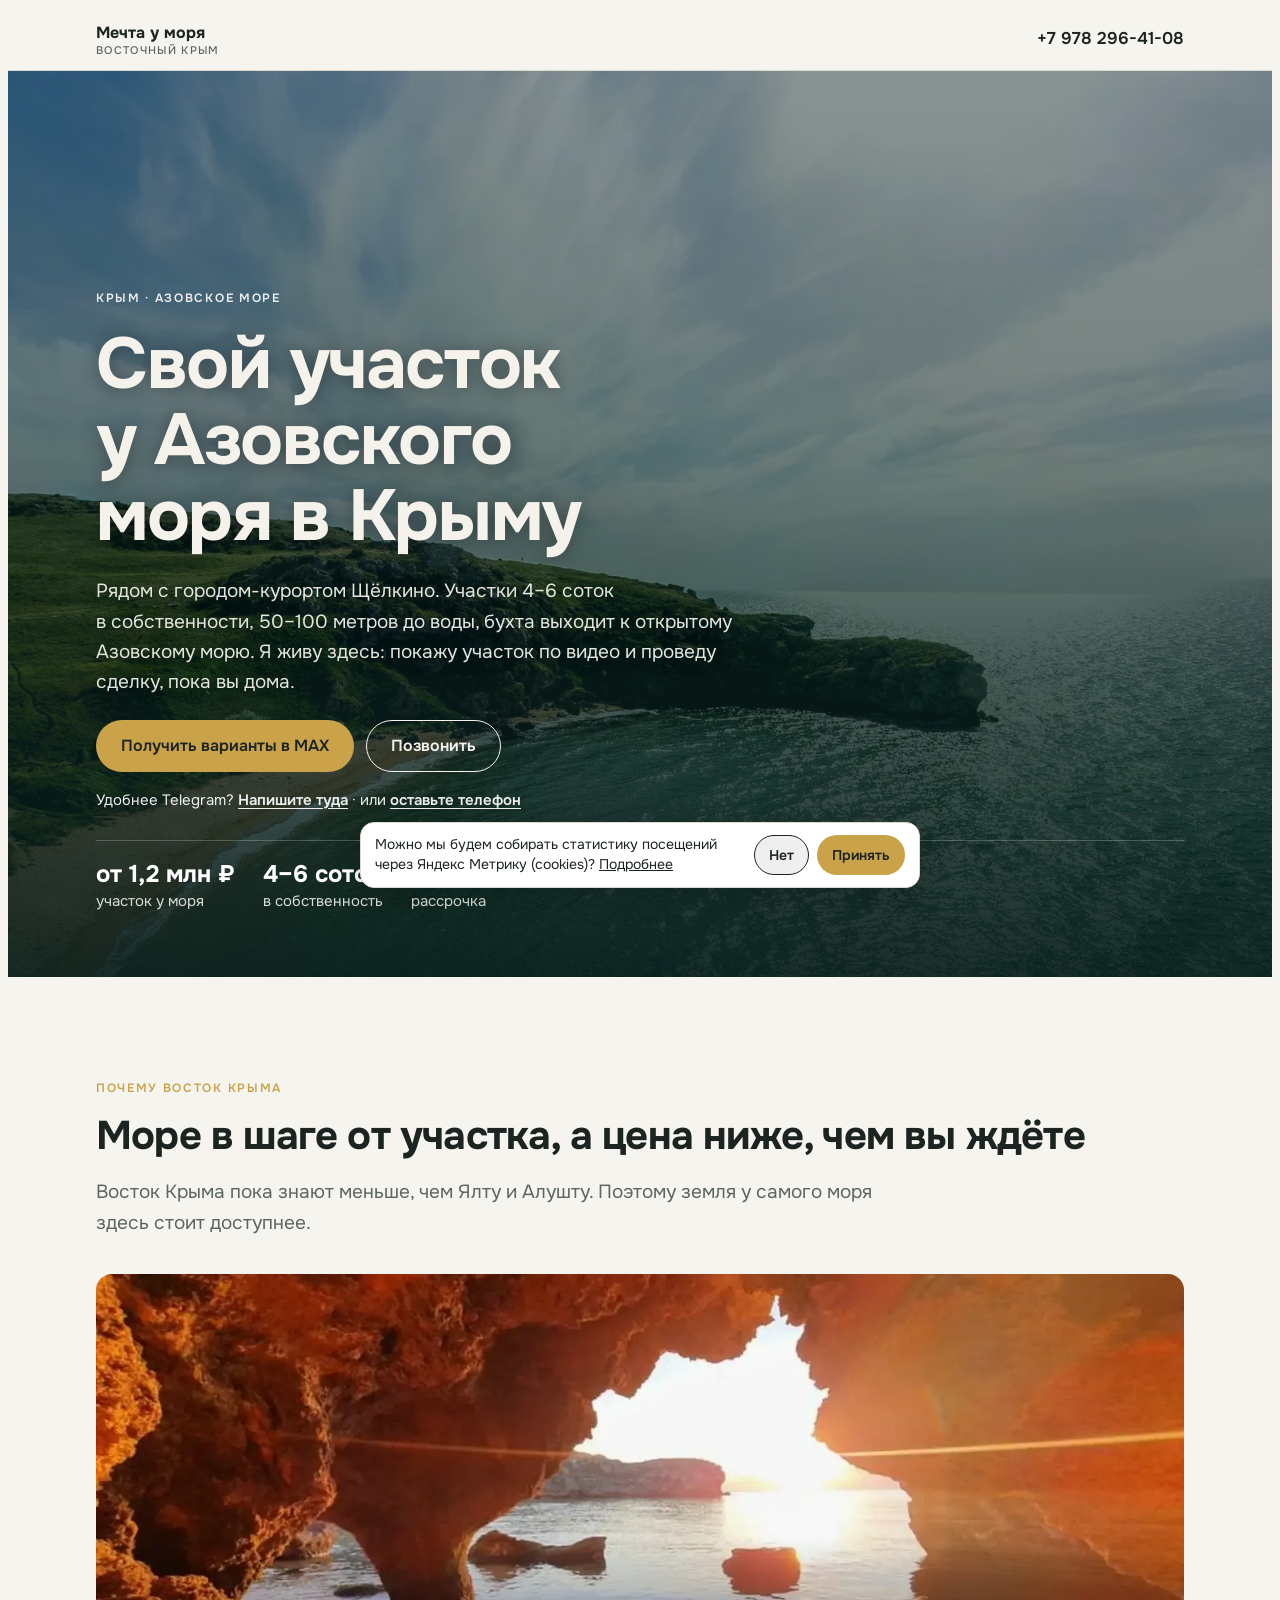
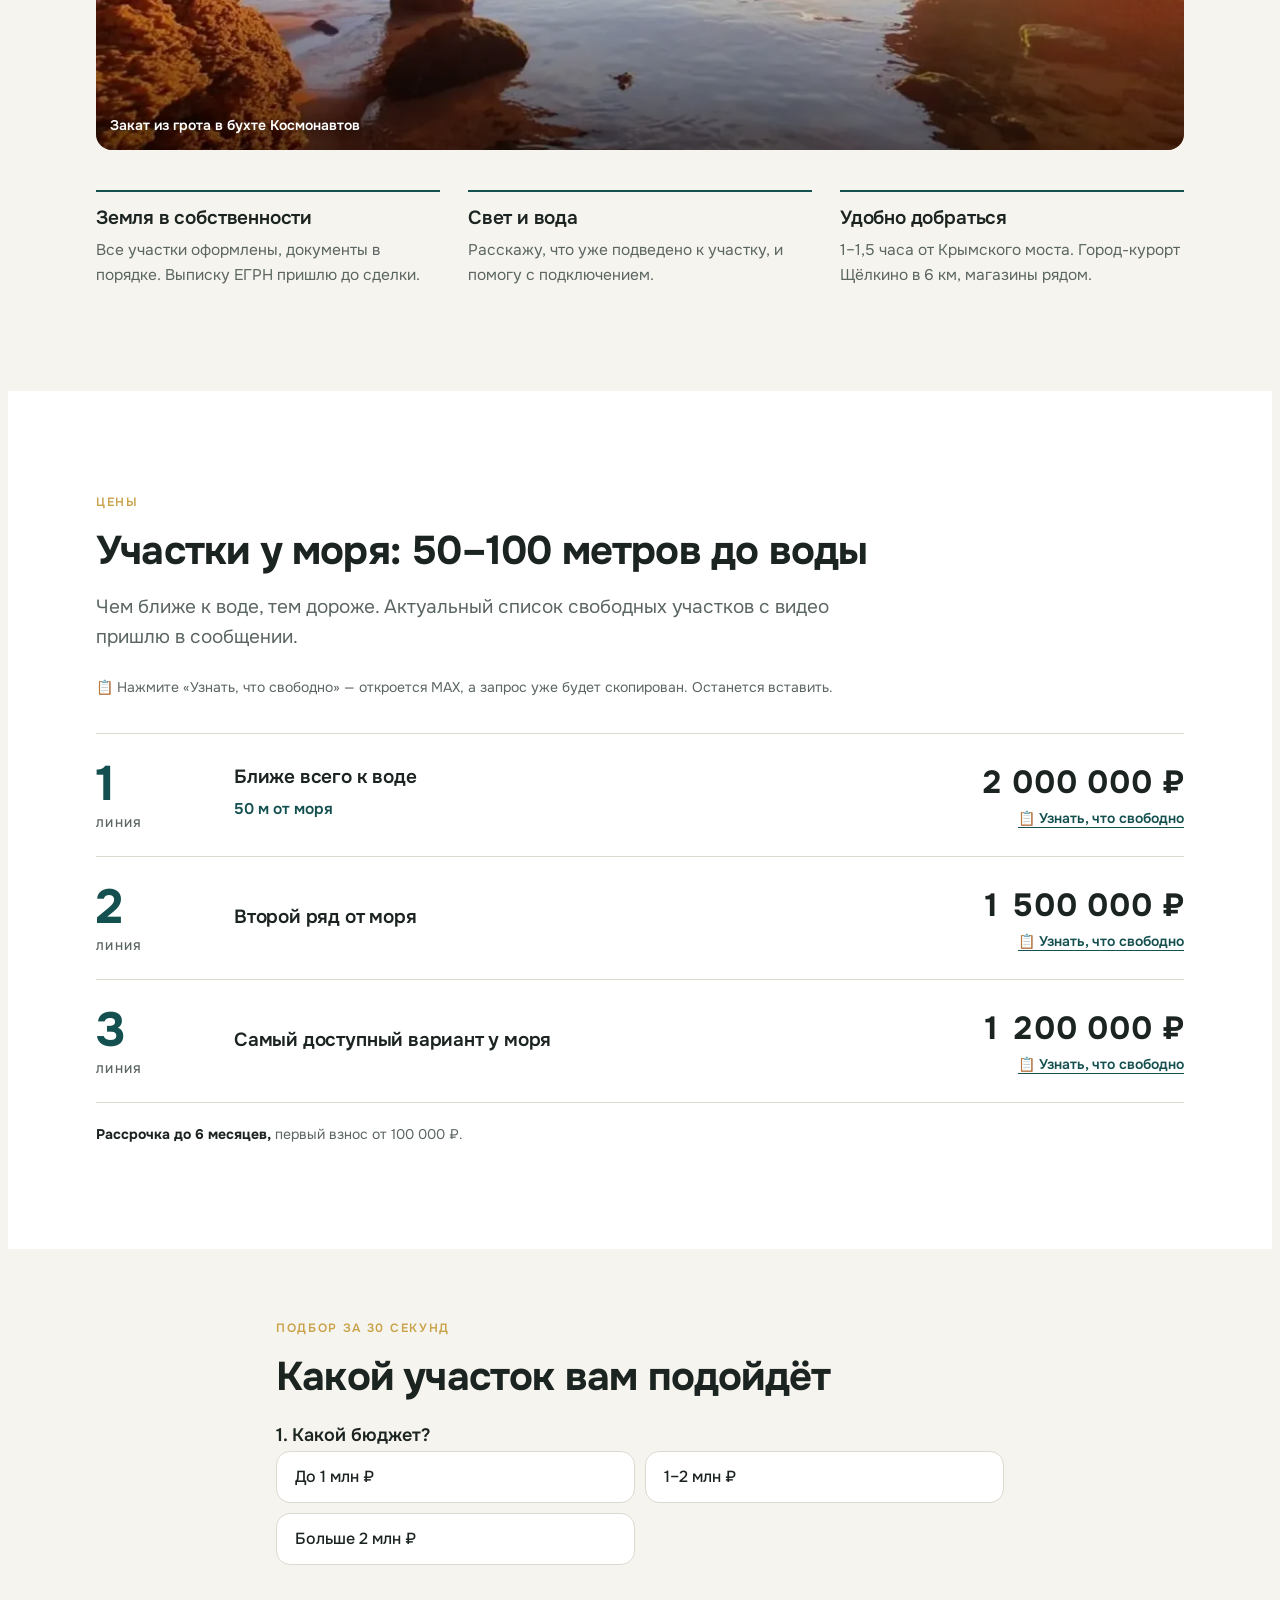
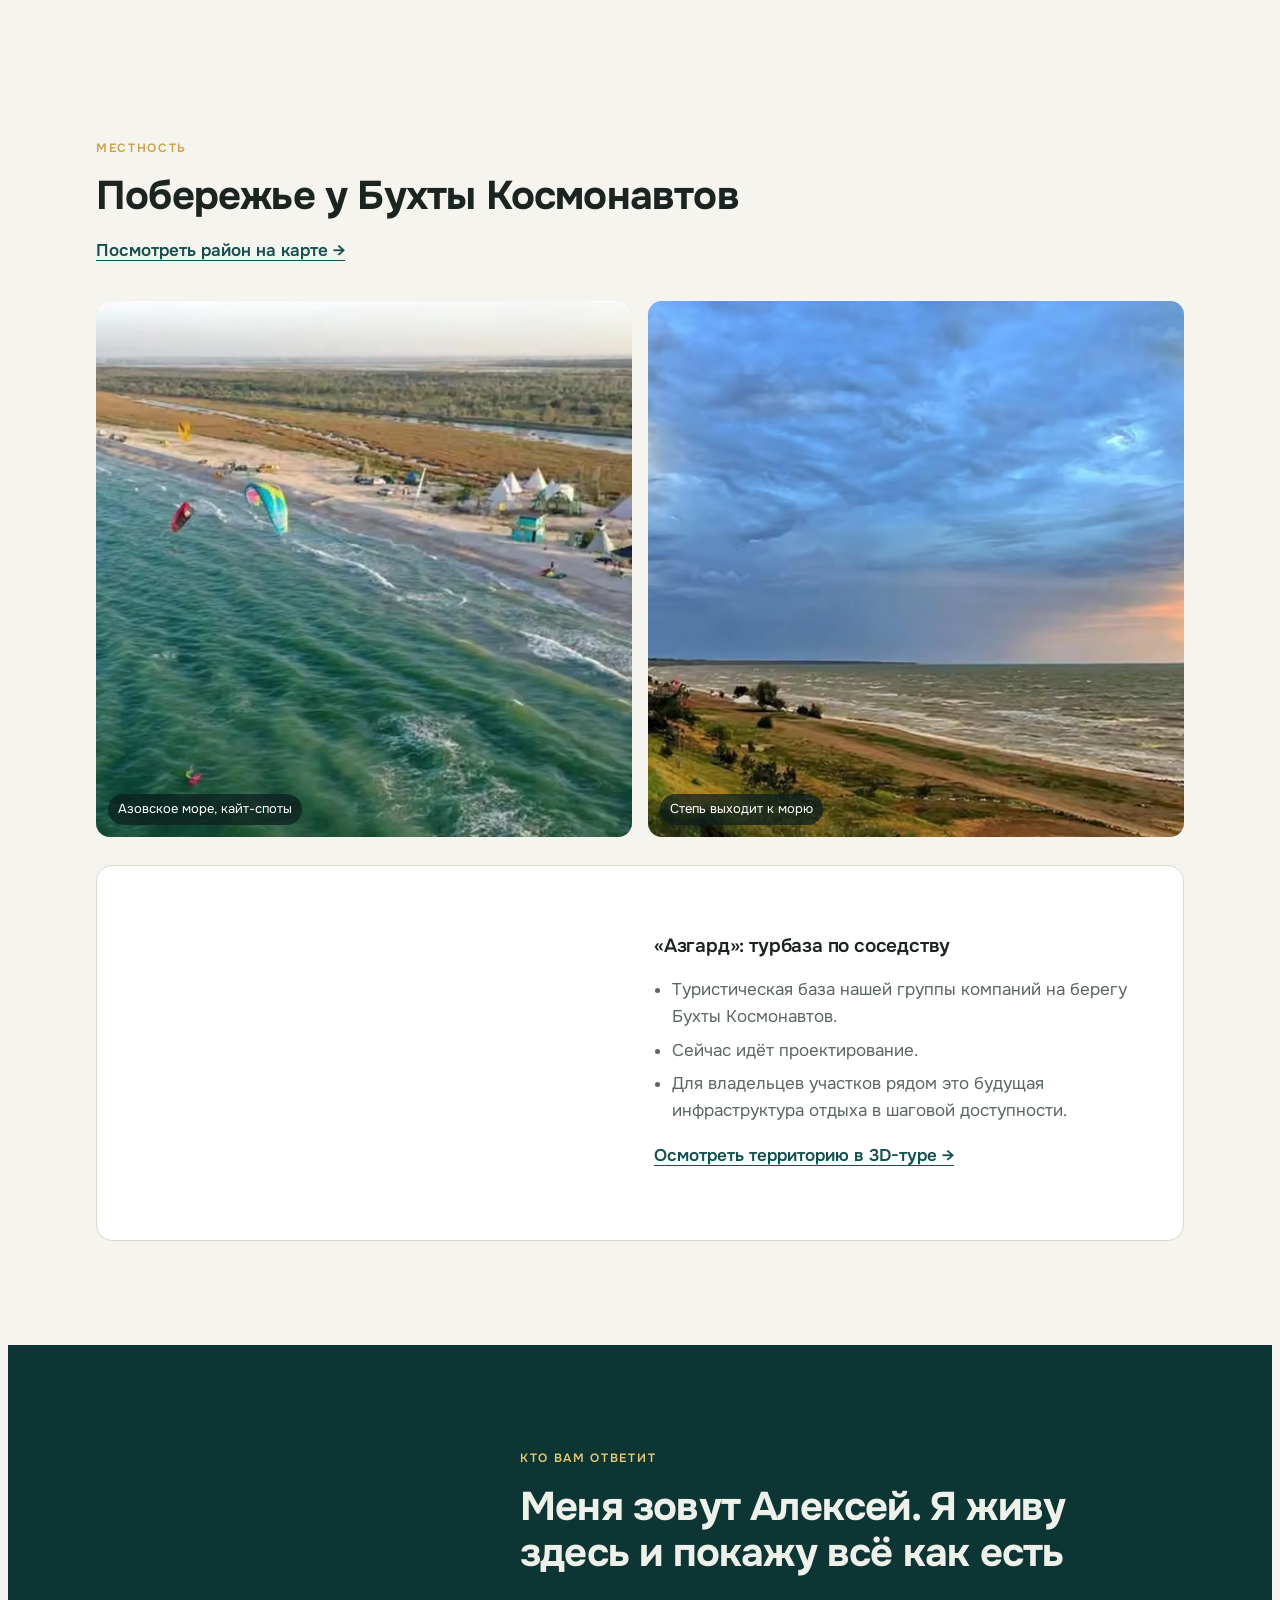
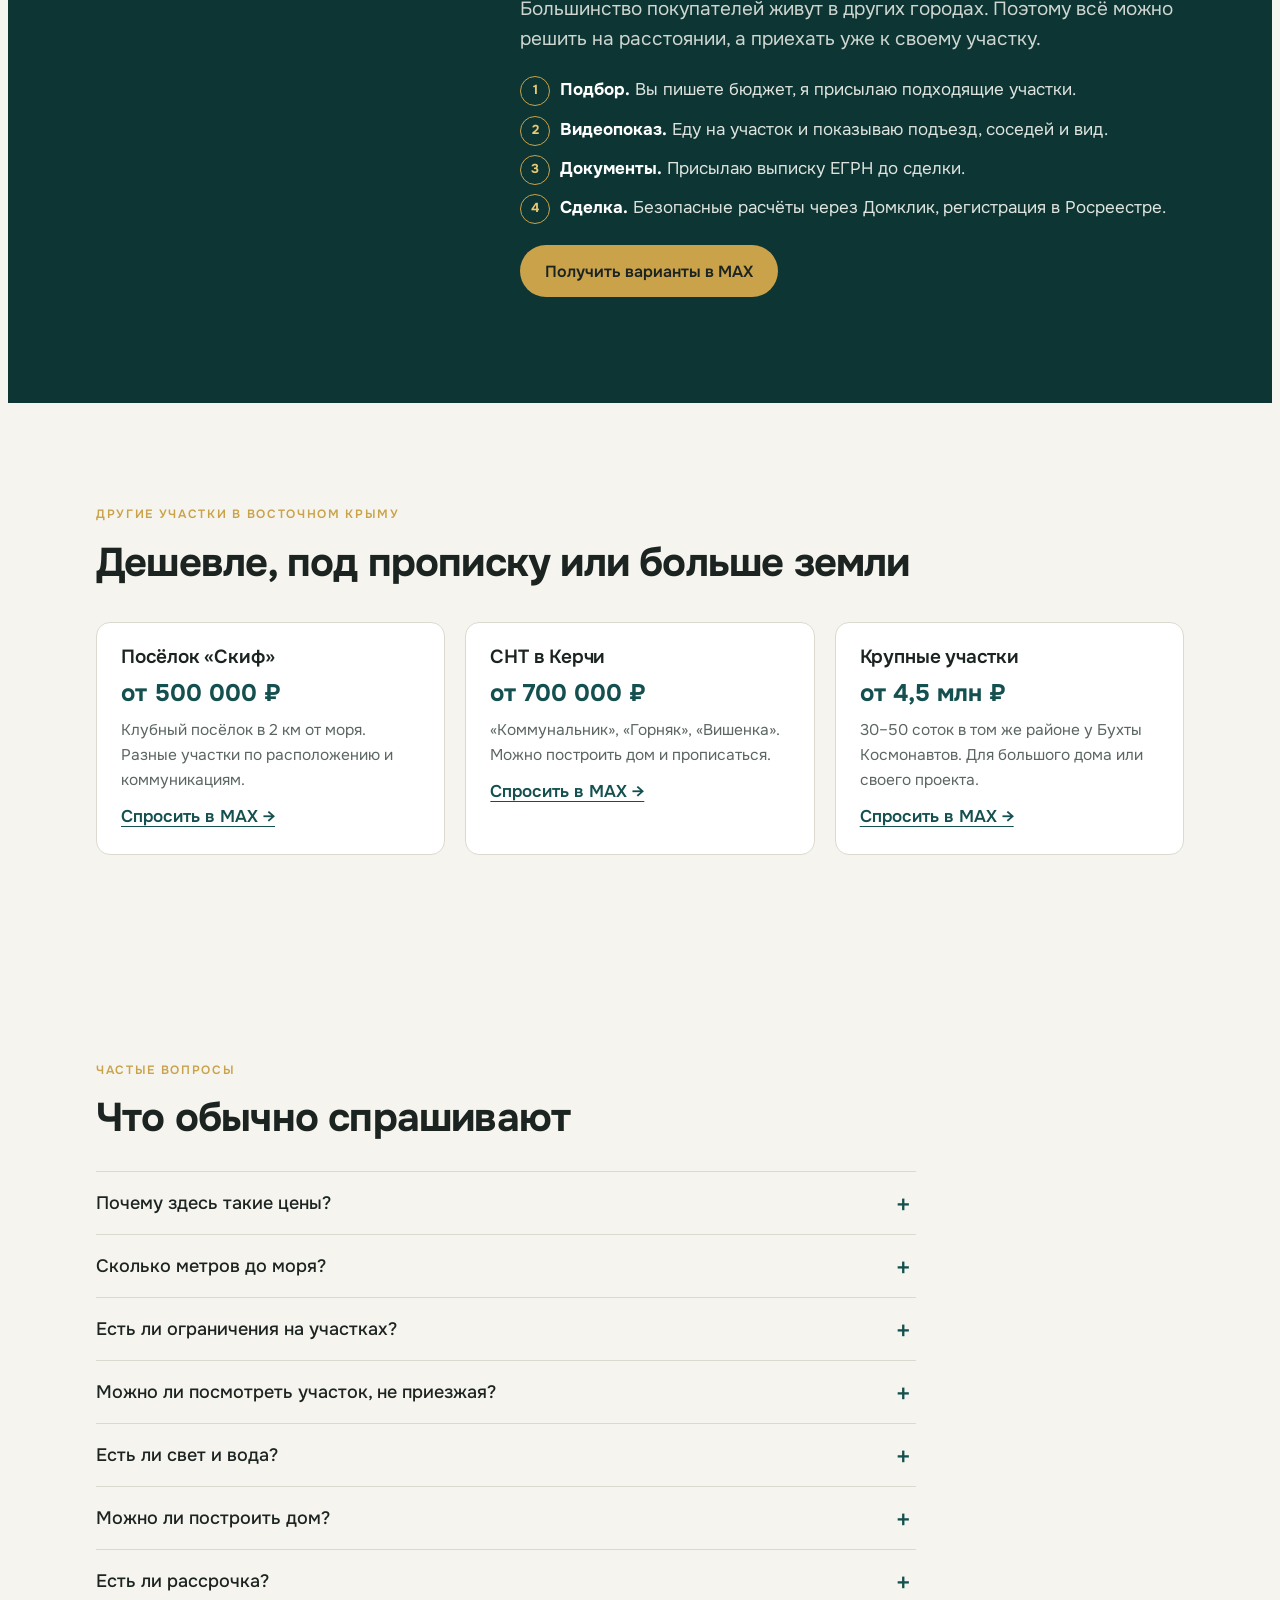
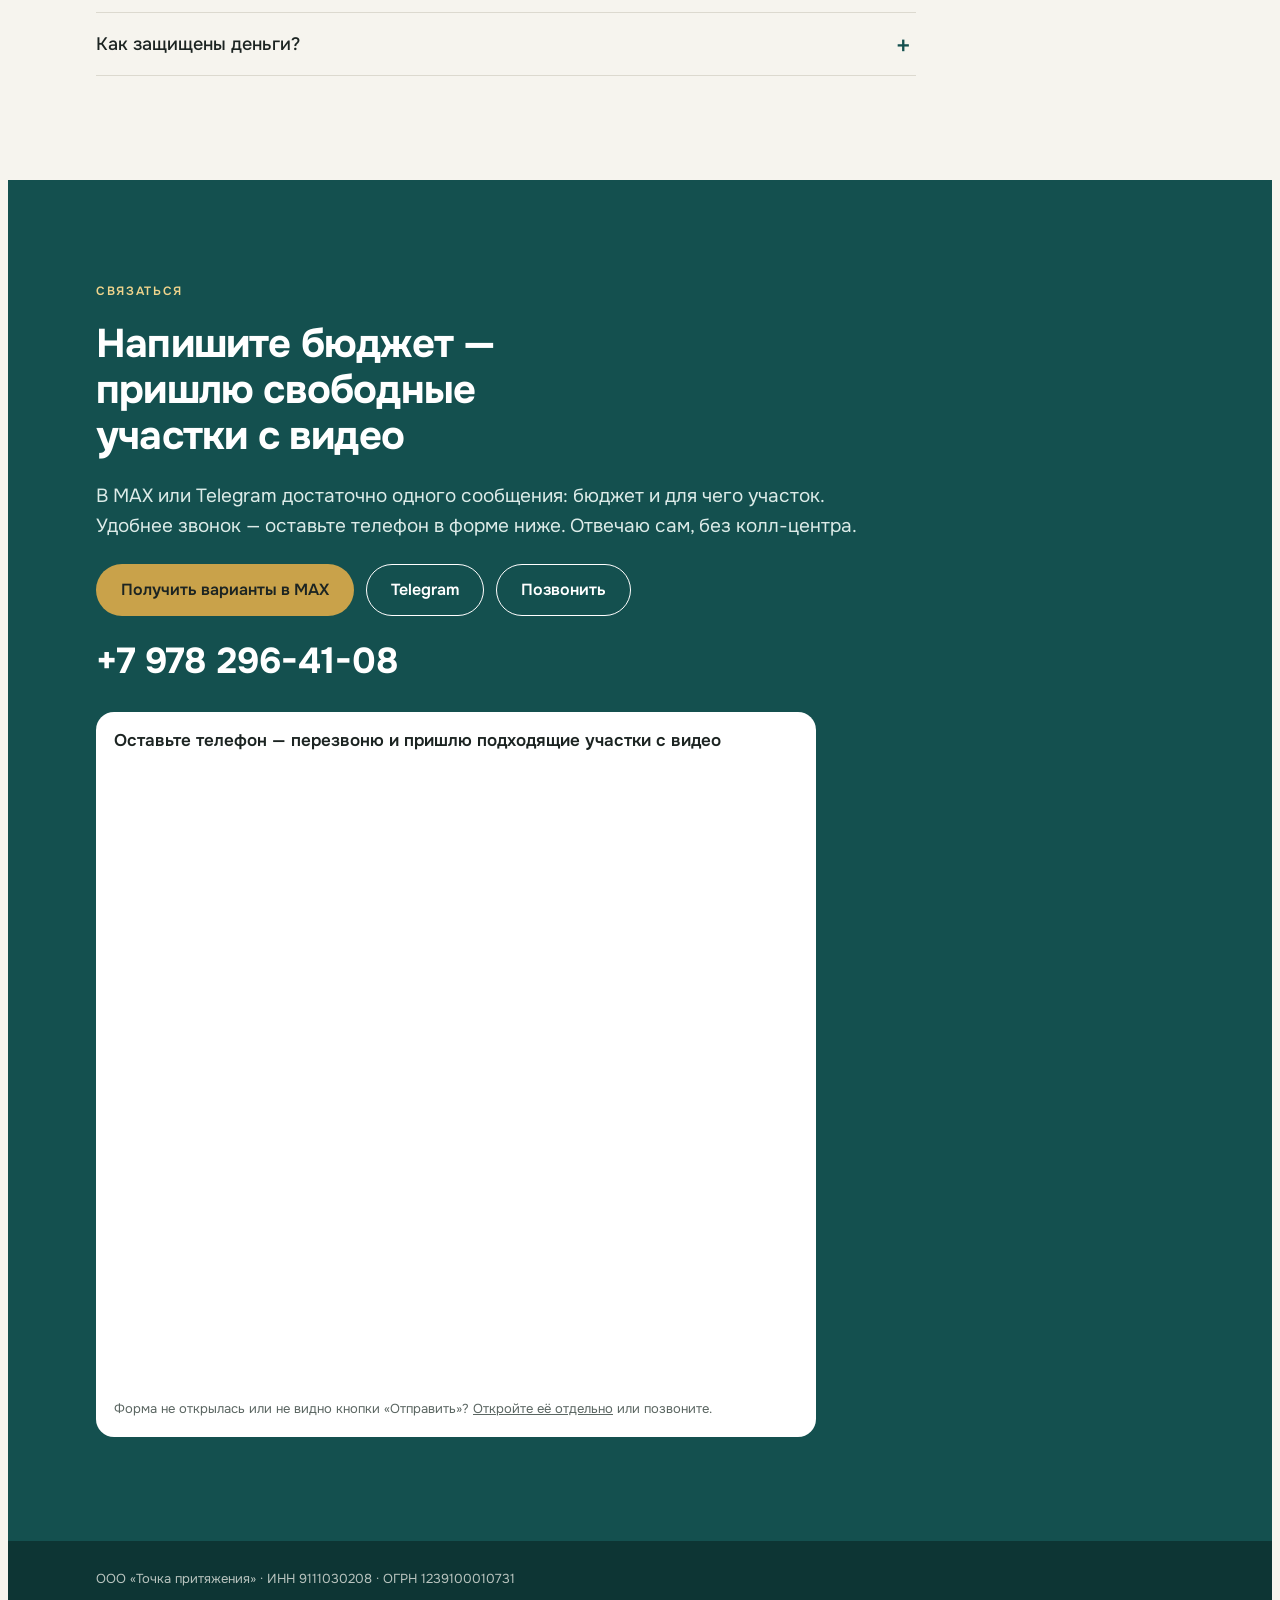
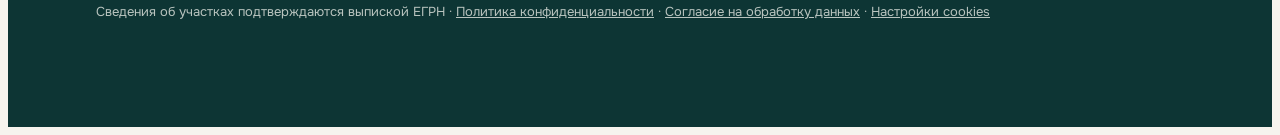
<file: v2/index.html>
<!doctype html><html lang="ru"><head><meta charset="utf-8"><meta name="robots" content="noindex"><meta http-equiv="refresh" content="0; url=../"><link rel="canonical" href="../"><title>Земля у моря</title></head><body><a href="../">Перейти на главную</a></body></html>
</file>
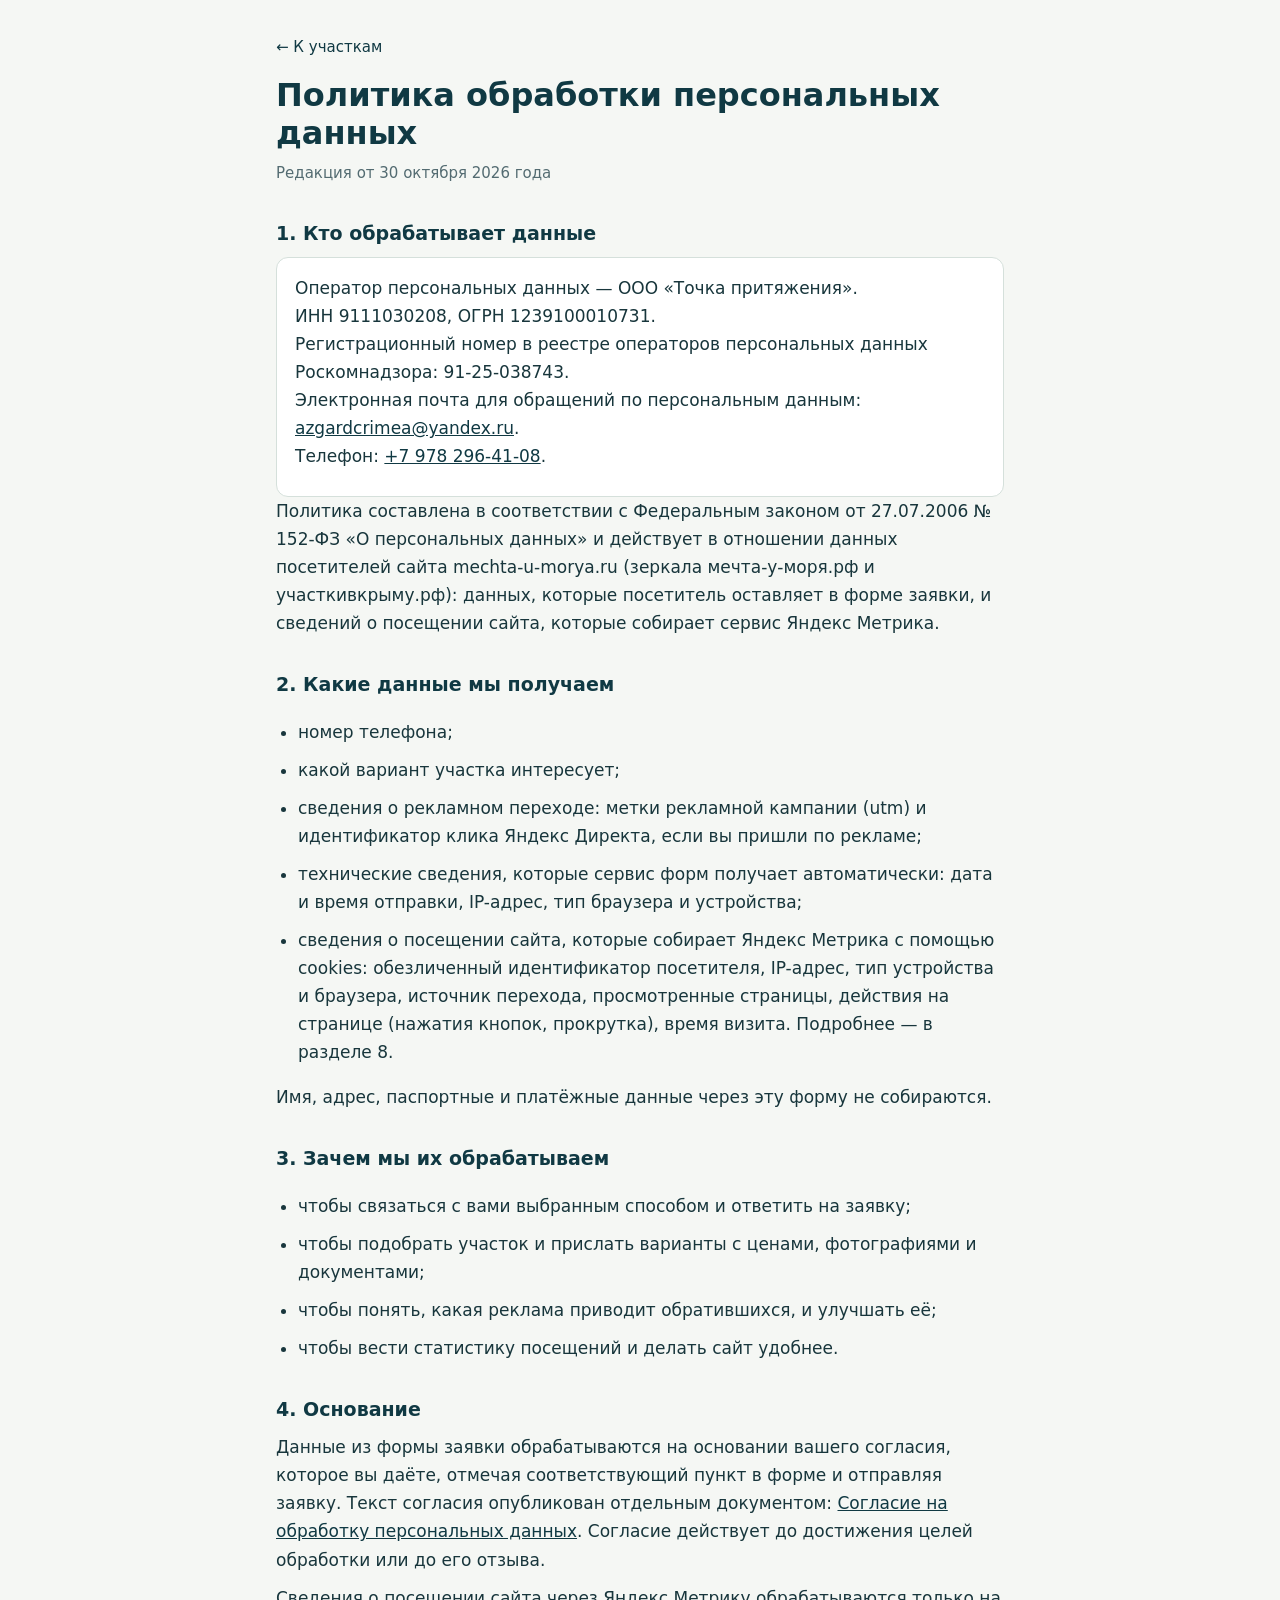
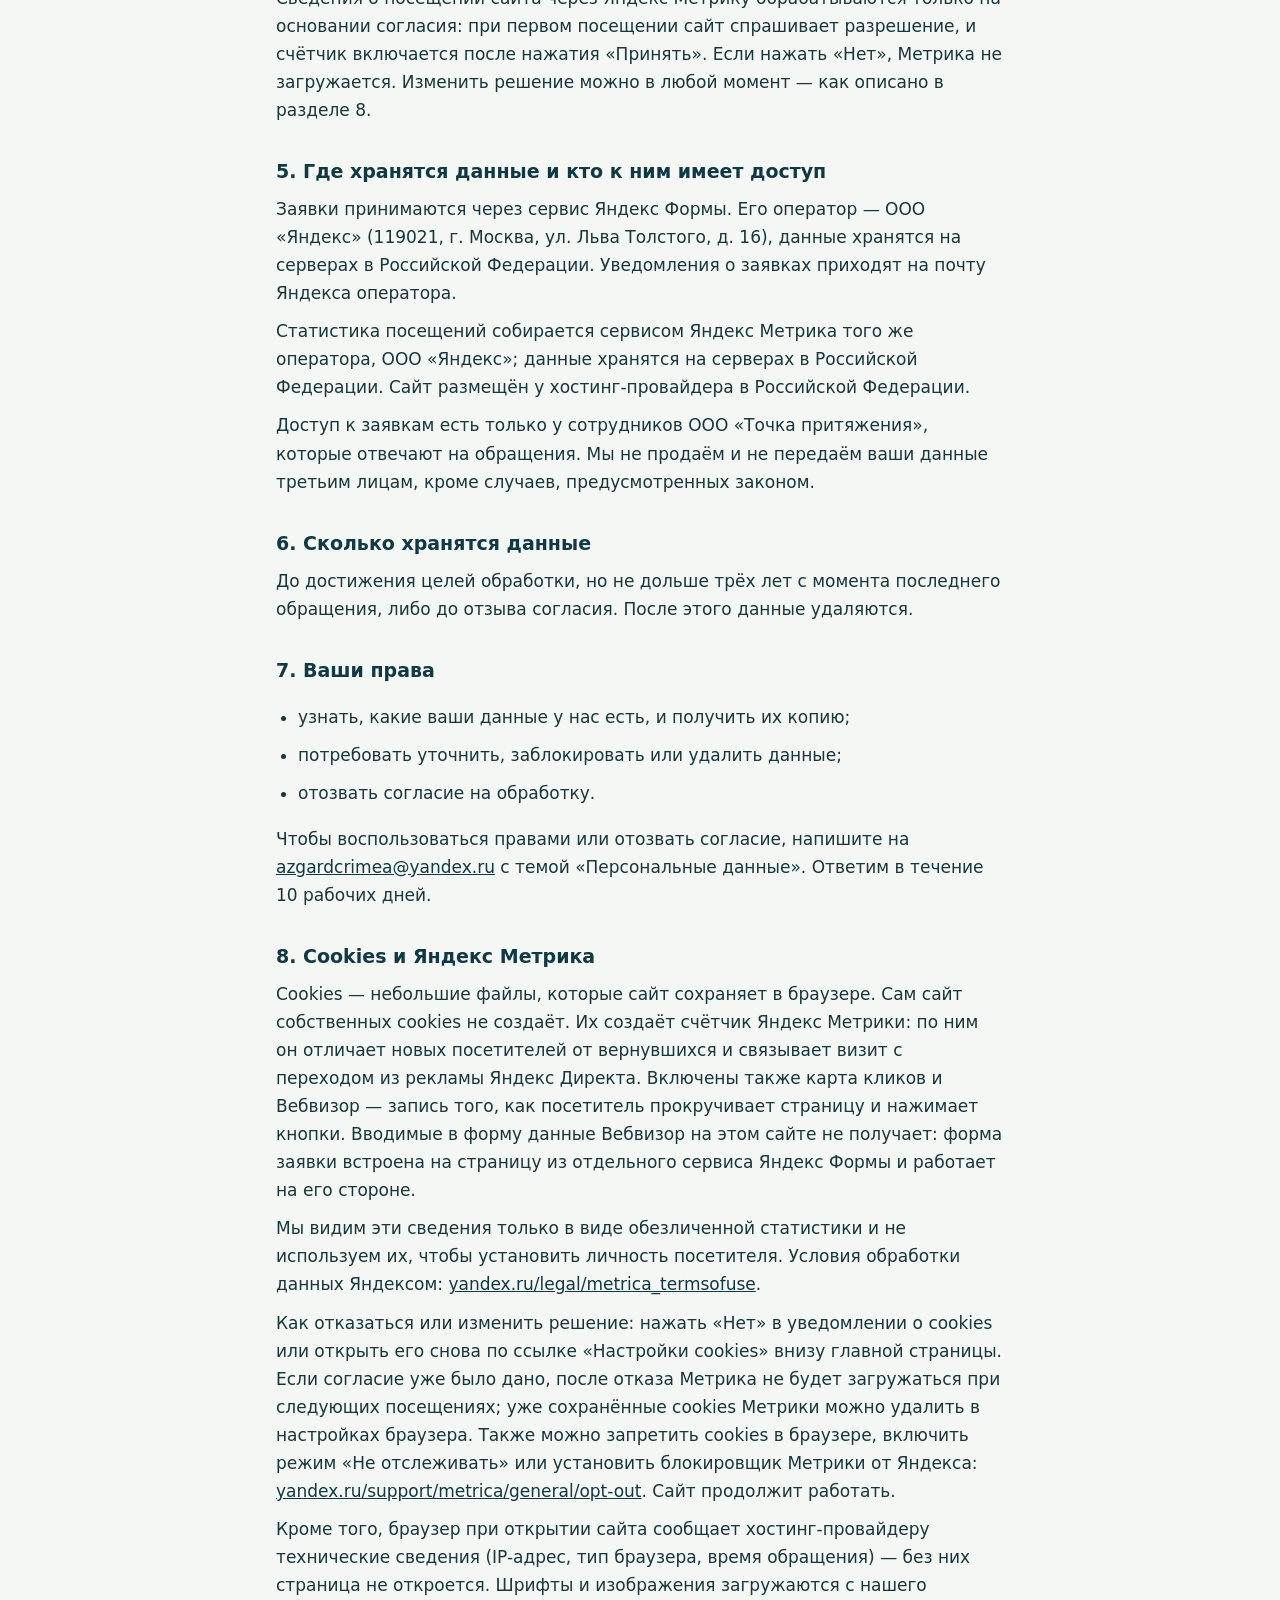
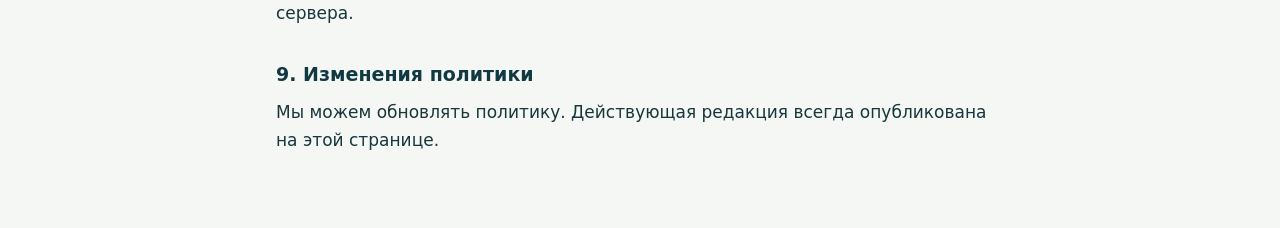
<file: politika.html>
<!doctype html>
<html lang="ru">
<head>
<meta charset="utf-8">
<meta name="viewport" content="width=device-width, initial-scale=1">
<title>Политика обработки персональных данных — ООО «Точка притяжения»</title>
<meta name="robots" content="noindex, nofollow">
<style>
  :root { --ink:#103943; --text:#18363c; --muted:#536b71; --bg:#f5f7f4; --line:#d5e0db; }
  * { box-sizing: border-box; }
  body { margin: 0; background: var(--bg); color: var(--text); font: 400 17px/1.65 system-ui, -apple-system, "Segoe UI", sans-serif; }
  main { max-width: 760px; margin: 0 auto; padding: 32px 16px 64px; }
  a { color: var(--ink); }
  a[href^="tel:"] { white-space: nowrap; }
  h1 { font-size: clamp(24px, 4vw, 32px); line-height: 1.2; color: var(--ink); margin: 16px 0 8px; }
  h2 { font-size: 19px; color: var(--ink); margin: 32px 0 8px; }
  p, li { margin: 0 0 10px; }
  ul { padding-left: 22px; }
  .meta { color: var(--muted); font-size: 15px; }
  .back { font-size: 15px; text-decoration: none; }
  main a { overflow-wrap: anywhere; }
  @media (max-width: 600px) { body { font-size: 16px; line-height: 1.6; } h1 { font-size: 26px; } h2 { font-size: 18px; } }
  .card { background: #fff; border: 1px solid var(--line); border-radius: 12px; padding: 16px 18px; }
</style>
</head>
<body>
<main>
  <a class="back" href="./">← К участкам</a>

  <h1>Политика обработки персональных данных</h1>
  <p class="meta">Редакция от 30 октября 2026 года</p>

  <h2>1. Кто обрабатывает данные</h2>
  <div class="card">
    <p>Оператор персональных данных — ООО «Точка притяжения».<br>
    ИНН 9111030208, ОГРН 1239100010731.<br>
    Регистрационный номер в реестре операторов персональных данных Роскомнадзора: 91-25-038743.<br>
    Электронная почта для обращений по персональным данным: <a href="mailto:azgardcrimea@yandex.ru">azgardcrimea@yandex.ru</a>.<br>
    Телефон: <a href="tel:+79782964108">+7 978 296-41-08</a>.</p>
  </div>
  <p>Политика составлена в соответствии с Федеральным законом от 27.07.2006 № 152-ФЗ «О персональных данных» и действует в отношении данных посетителей сайта mechta-u-morya.ru (зеркала мечта-у-моря.рф и участкивкрыму.рф): данных, которые посетитель оставляет в форме заявки, и сведений о посещении сайта, которые собирает сервис Яндекс Метрика.</p>

  <h2>2. Какие данные мы получаем</h2>
  <ul>
    <li>номер телефона;</li>
    <li>какой вариант участка интересует;</li>
    <li>сведения о рекламном переходе: метки рекламной кампании (utm) и идентификатор клика Яндекс Директа, если вы пришли по рекламе;</li>
    <li>технические сведения, которые сервис форм получает автоматически: дата и время отправки, IP-адрес, тип браузера и устройства;</li>
    <li>сведения о посещении сайта, которые собирает Яндекс Метрика с помощью cookies: обезличенный идентификатор посетителя, IP-адрес, тип устройства и браузера, источник перехода, просмотренные страницы, действия на странице (нажатия кнопок, прокрутка), время визита. Подробнее — в разделе 8.</li>
  </ul>
  <p>Имя, адрес, паспортные и платёжные данные через эту форму не собираются.</p>

  <h2>3. Зачем мы их обрабатываем</h2>
  <ul>
    <li>чтобы связаться с вами выбранным способом и ответить на заявку;</li>
    <li>чтобы подобрать участок и прислать варианты с ценами, фотографиями и документами;</li>
    <li>чтобы понять, какая реклама приводит обратившихся, и улучшать её;</li>
    <li>чтобы вести статистику посещений и делать сайт удобнее.</li>
  </ul>

  <h2>4. Основание</h2>
  <p>Данные из формы заявки обрабатываются на основании вашего согласия, которое вы даёте, отмечая соответствующий пункт в форме и отправляя заявку. Текст согласия опубликован отдельным документом: <a href="soglasie.html">Согласие на обработку персональных данных</a>. Согласие действует до достижения целей обработки или до его отзыва.</p>
  <p>Сведения о посещении сайта через Яндекс Метрику обрабатываются только на основании согласия: при первом посещении сайт спрашивает разрешение, и счётчик включается после нажатия «Принять». Если нажать «Нет», Метрика не загружается. Изменить решение можно в любой момент — как описано в разделе 8.</p>

  <h2>5. Где хранятся данные и кто к ним имеет доступ</h2>
  <p>Заявки принимаются через сервис Яндекс Формы. Его оператор — ООО «Яндекс» (119021, г. Москва, ул. Льва Толстого, д. 16), данные хранятся на серверах в Российской Федерации. Уведомления о заявках приходят на почту Яндекса оператора.</p>
  <p>Статистика посещений собирается сервисом Яндекс Метрика того же оператора, ООО «Яндекс»; данные хранятся на серверах в Российской Федерации. Сайт размещён у хостинг-провайдера в Российской Федерации.</p>
  <p>Доступ к заявкам есть только у сотрудников ООО «Точка притяжения», которые отвечают на обращения. Мы не продаём и не передаём ваши данные третьим лицам, кроме случаев, предусмотренных законом.</p>

  <h2>6. Сколько хранятся данные</h2>
  <p>До достижения целей обработки, но не дольше трёх лет с момента последнего обращения, либо до отзыва согласия. После этого данные удаляются.</p>

  <h2>7. Ваши права</h2>
  <ul>
    <li>узнать, какие ваши данные у нас есть, и получить их копию;</li>
    <li>потребовать уточнить, заблокировать или удалить данные;</li>
    <li>отозвать согласие на обработку.</li>
  </ul>
  <p>Чтобы воспользоваться правами или отозвать согласие, напишите на <a href="mailto:azgardcrimea@yandex.ru">azgardcrimea@yandex.ru</a> с темой «Персональные данные». Ответим в течение 10 рабочих дней.</p>

  <h2 id="cookies">8. Cookies и Яндекс Метрика</h2>
  <p>Cookies — небольшие файлы, которые сайт сохраняет в браузере. Сам сайт собственных cookies не создаёт. Их создаёт счётчик Яндекс Метрики: по ним он отличает новых посетителей от вернувшихся и связывает визит с переходом из рекламы Яндекс Директа. Включены также карта кликов и Вебвизор — запись того, как посетитель прокручивает страницу и нажимает кнопки. Вводимые в форму данные Вебвизор на этом сайте не получает: форма заявки встроена на страницу из отдельного сервиса Яндекс Формы и работает на его стороне.</p>
  <p>Мы видим эти сведения только в виде обезличенной статистики и не используем их, чтобы установить личность посетителя. Условия обработки данных Яндексом: <a href="https://yandex.ru/legal/metrica_termsofuse/" target="_blank" rel="noopener">yandex.ru/legal/metrica_termsofuse</a>.</p>
  <p>Как отказаться или изменить решение: нажать «Нет» в уведомлении о cookies или открыть его снова по ссылке «Настройки cookies» внизу главной страницы. Если согласие уже было дано, после отказа Метрика не будет загружаться при следующих посещениях; уже сохранённые cookies Метрики можно удалить в настройках браузера. Также можно запретить cookies в браузере, включить режим «Не отслеживать» или установить блокировщик Метрики от Яндекса: <a href="https://yandex.ru/support/metrica/general/opt-out.html" target="_blank" rel="noopener">yandex.ru/support/metrica/general/opt-out</a>. Сайт продолжит работать.</p>
  <p>Кроме того, браузер при открытии сайта сообщает хостинг-провайдеру технические сведения (IP-адрес, тип браузера, время обращения) — без них страница не откроется. Шрифты и изображения загружаются с нашего сервера.</p>

  <h2>9. Изменения политики</h2>
  <p>Мы можем обновлять политику. Действующая редакция всегда опубликована на этой странице.</p>
</main>
<script>
window.YM_ID=113903910;
window.loadYM=function(){
  if(window.ymLoaded)return;
  window.ymLoaded=true;
  (function(m,e,t,r,i,k,a){
    m[i]=m[i]||function(){(m[i].a=m[i].a||[]).push(arguments)};
    m[i].l=1*new Date();
    for(var j=0;j<document.scripts.length;j++){if(document.scripts[j].src===r){return;}}
    k=e.createElement(t);a=e.getElementsByTagName(t)[0];k.async=1;k.src=r;a.parentNode.insertBefore(k,a);
  })(window,document,"script","https://mc.yandex.ru/metrika/tag.js","ym");
  ym(113903910,"init",{clickmap:true,trackLinks:true,accurateTrackBounce:true,webvisor:true});
};
</script>
<script>try{if(localStorage.getItem("cookie-consent")==="yes"&&window.loadYM)window.loadYM()}catch(e){}</script>
</body>
</html>
</file>
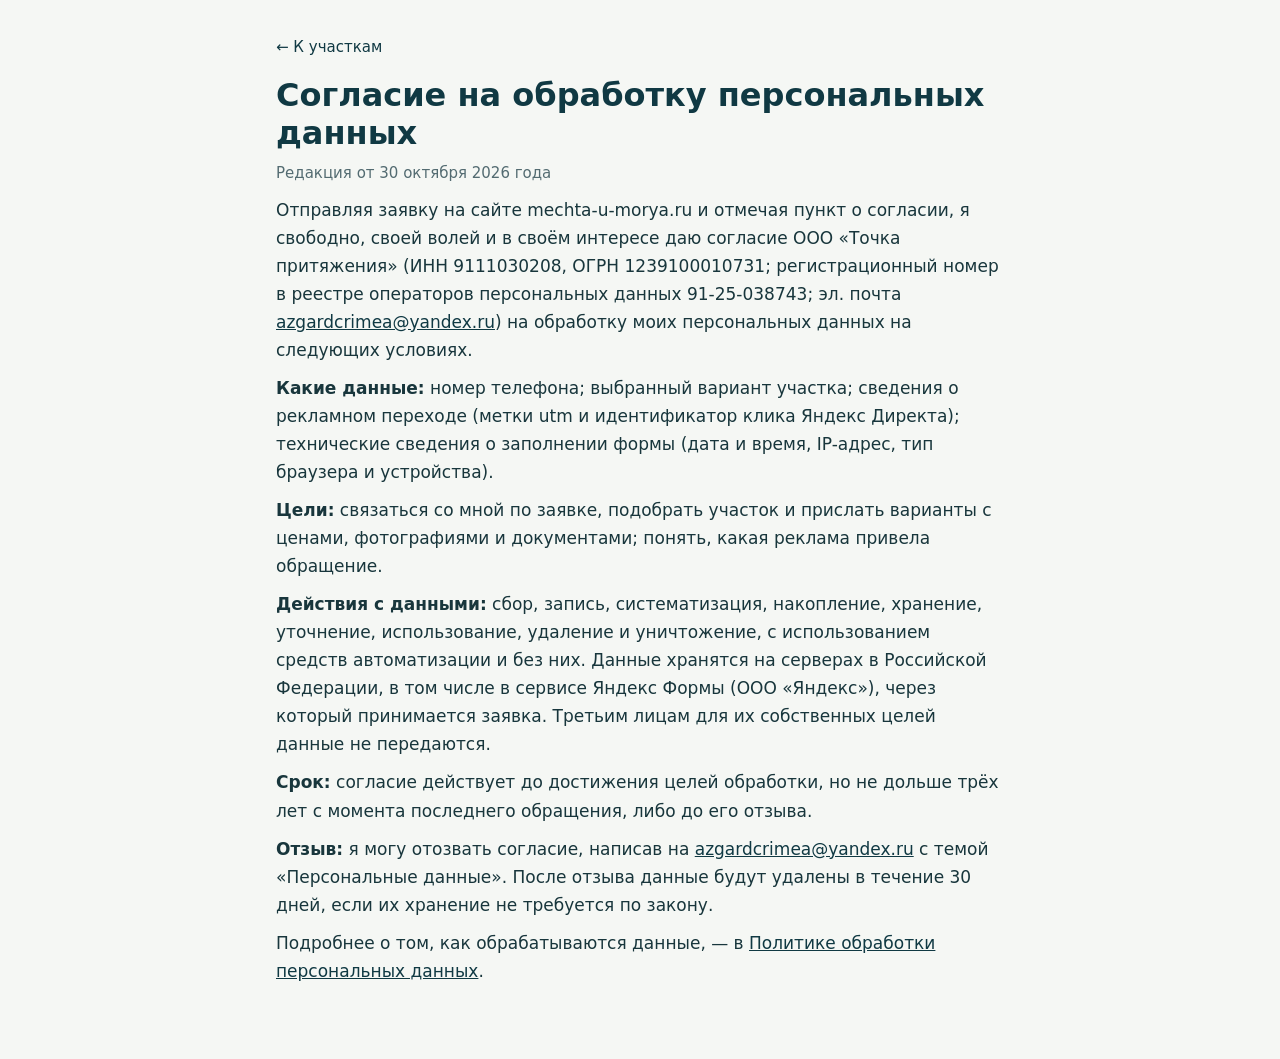
<file: soglasie.html>
<!doctype html>
<html lang="ru">
<head>
<meta charset="utf-8">
<meta name="viewport" content="width=device-width, initial-scale=1">
<title>Согласие на обработку персональных данных — ООО «Точка притяжения»</title>
<meta name="robots" content="noindex, nofollow">
<style>
  :root { --ink:#103943; --text:#18363c; --muted:#536b71; --bg:#f5f7f4; --line:#d5e0db; }
  * { box-sizing: border-box; }
  body { margin: 0; background: var(--bg); color: var(--text); font: 400 17px/1.65 system-ui, -apple-system, "Segoe UI", sans-serif; }
  main { max-width: 760px; margin: 0 auto; padding: 32px 16px 64px; }
  a { color: var(--ink); }
  h1 { font-size: clamp(24px, 4vw, 32px); line-height: 1.2; color: var(--ink); margin: 16px 0 8px; }
  p, li { margin: 0 0 10px; }
  ul { padding-left: 22px; }
  .meta { color: var(--muted); font-size: 15px; }
  .back { font-size: 15px; text-decoration: none; }
  main a { overflow-wrap: anywhere; }
  @media (max-width: 600px) { body { font-size: 16px; line-height: 1.6; } h1 { font-size: 26px; } h2 { font-size: 18px; } }
</style>
</head>
<body>
<main>
  <a class="back" href="./">← К участкам</a>
  <h1>Согласие на обработку персональных данных</h1>
  <p class="meta">Редакция от 30 октября 2026 года</p>

  <p>Отправляя заявку на сайте mechta-u-morya.ru и отмечая пункт о согласии, я свободно, своей волей и в своём интересе даю согласие ООО «Точка притяжения» (ИНН 9111030208, ОГРН 1239100010731; регистрационный номер в реестре операторов персональных данных 91-25-038743; эл. почта <a href="mailto:azgardcrimea@yandex.ru">azgardcrimea@yandex.ru</a>) на обработку моих персональных данных на следующих условиях.</p>

  <p><strong>Какие данные:</strong> номер телефона; выбранный вариант участка; сведения о рекламном переходе (метки utm и идентификатор клика Яндекс Директа); технические сведения о заполнении формы (дата и время, IP-адрес, тип браузера и устройства).</p>

  <p><strong>Цели:</strong> связаться со мной по заявке, подобрать участок и прислать варианты с ценами, фотографиями и документами; понять, какая реклама привела обращение.</p>

  <p><strong>Действия с данными:</strong> сбор, запись, систематизация, накопление, хранение, уточнение, использование, удаление и уничтожение, с использованием средств автоматизации и без них. Данные хранятся на серверах в Российской Федерации, в том числе в сервисе Яндекс Формы (ООО «Яндекс»), через который принимается заявка. Третьим лицам для их собственных целей данные не передаются.</p>

  <p><strong>Срок:</strong> согласие действует до достижения целей обработки, но не дольше трёх лет с момента последнего обращения, либо до его отзыва.</p>

  <p><strong>Отзыв:</strong> я могу отозвать согласие, написав на <a href="mailto:azgardcrimea@yandex.ru">azgardcrimea@yandex.ru</a> с темой «Персональные данные». После отзыва данные будут удалены в течение 30 дней, если их хранение не требуется по закону.</p>

  <p>Подробнее о том, как обрабатываются данные, — в <a href="politika.html">Политике обработки персональных данных</a>.</p>
</main>
</body>
</html>
</file>
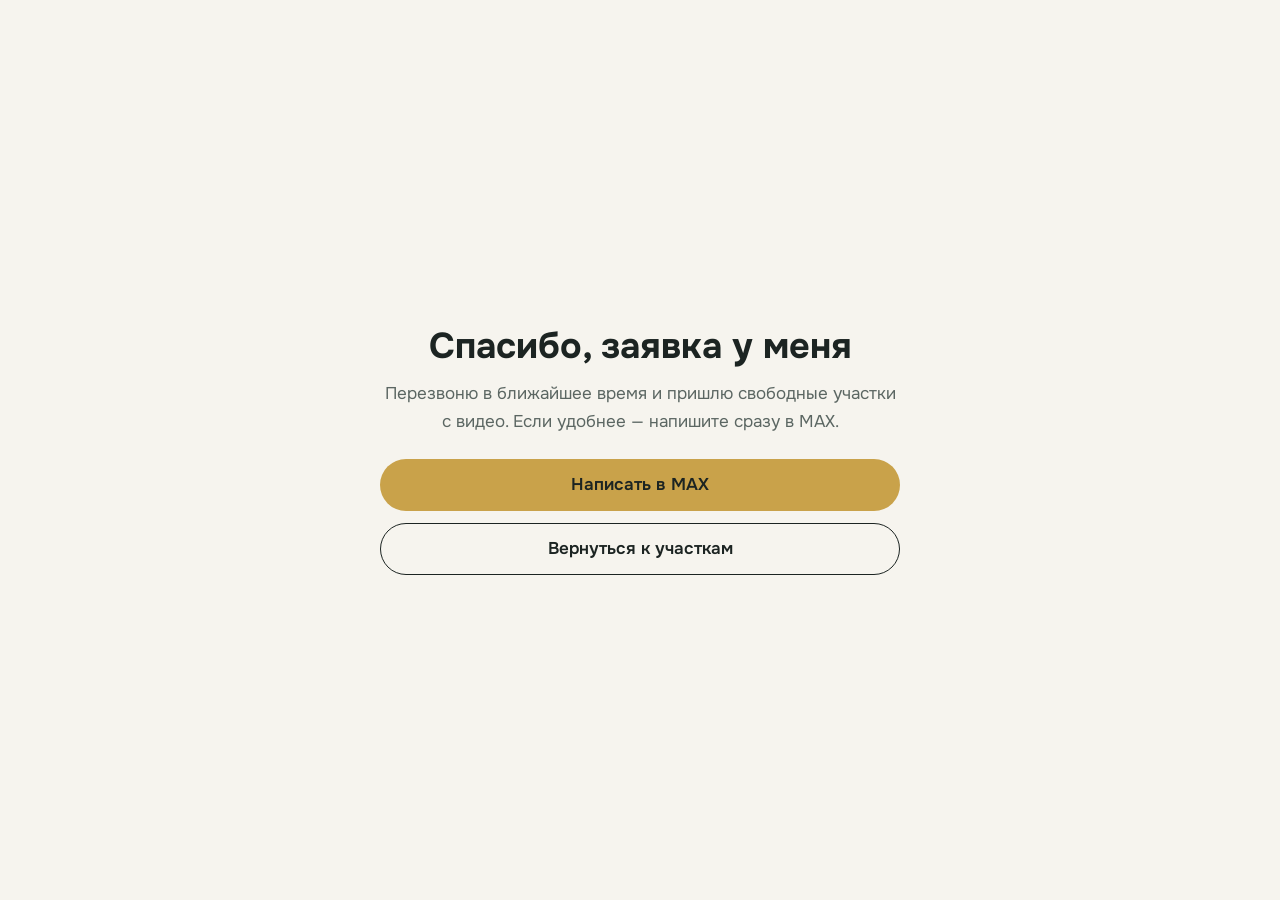
<file: spasibo.html>
<!doctype html>
<html lang="ru">
<head>
<meta charset="utf-8">
<meta name="viewport" content="width=device-width, initial-scale=1">
<title>Заявка отправлена — Мечта у моря</title>
<meta name="robots" content="noindex, nofollow">
<script>try{if(window.top!==window.self){window.top.location.replace(location.href)}}catch(e){}</script>
<style>
@font-face{font-family:"Onest";src:url("assets/fonts/onest-var.woff") format("woff");font-weight:400 700;font-display:swap}
:root{--sea:#14504f;--sea-deep:#0d3534;--straw:#c9a24a;--chalk:#f6f4ee;--ink:#1c2422;--muted:#5b6662}
@media (prefers-color-scheme:dark){:root{--chalk:#121816;--ink:#e9ece8;--muted:#a3ada9;--straw:#d9b765}}
*{box-sizing:border-box}
body{margin:0;min-height:100vh;display:grid;place-items:center;background:var(--chalk);color:var(--ink);font:400 17px/1.6 "Onest",system-ui,-apple-system,"Segoe UI",sans-serif;padding:24px 16px}
main{max-width:520px;text-align:center}
h1{font-size:clamp(26px,6vw,36px);line-height:1.2;margin:0 0 12px}
p{color:var(--muted);margin:0 0 24px}
.btns{display:flex;flex-direction:column;gap:12px}
.btn{display:flex;align-items:center;justify-content:center;min-height:52px;border-radius:999px;font-weight:600;text-decoration:none}
.max{background:var(--straw);color:#1c2422}
.back{border:1px solid currentColor;color:var(--ink)}
</style>
</head>
<body>
<main>
  <h1>Спасибо, заявка у меня</h1>
  <p>Перезвоню в ближайшее время и пришлю свободные участки с видео. Если удобнее — напишите сразу в MAX.</p>
  <div class="btns">
    <a class="btn max" href="https://max.ru/u/f9LHodD0cOLz-leCnvMTNQNCGHl_K2LRundalWSaDo_sZQo77Q3Mp65kQ8g" target="_blank" rel="noopener">Написать в MAX</a>
    <a class="btn back" href="./">Вернуться к участкам</a>
  </div>
</main>
<script>
window.YM_ID=113903910;
window.loadYM=function(){
  if(window.ymLoaded)return;
  window.ymLoaded=true;
  (function(m,e,t,r,i,k,a){
    m[i]=m[i]||function(){(m[i].a=m[i].a||[]).push(arguments)};
    m[i].l=1*new Date();
    for(var j=0;j<document.scripts.length;j++){if(document.scripts[j].src===r){return;}}
    k=e.createElement(t);a=e.getElementsByTagName(t)[0];k.async=1;k.src=r;a.parentNode.insertBefore(k,a);
  })(window,document,"script","https://mc.yandex.ru/metrika/tag.js","ym");
  ym(113903910,"init",{clickmap:true,trackLinks:true,accurateTrackBounce:true,webvisor:true});
};
</script>
<script>try{if(localStorage.getItem("cookie-consent")==="yes"&&window.loadYM)window.loadYM()}catch(e){}</script>
<script>
/* Цель «заявка отправлена»: сюда Яндекс Форма перенаправляет после отправки */
(function(){var t=setInterval(function(){if(window.ym&&window.YM_ID){window.ym(window.YM_ID,'reachGoal','zayavka_otpravlena');clearInterval(t)}},300);setTimeout(function(){clearInterval(t)},8000)}());
</script>
</body>
</html>
</file>
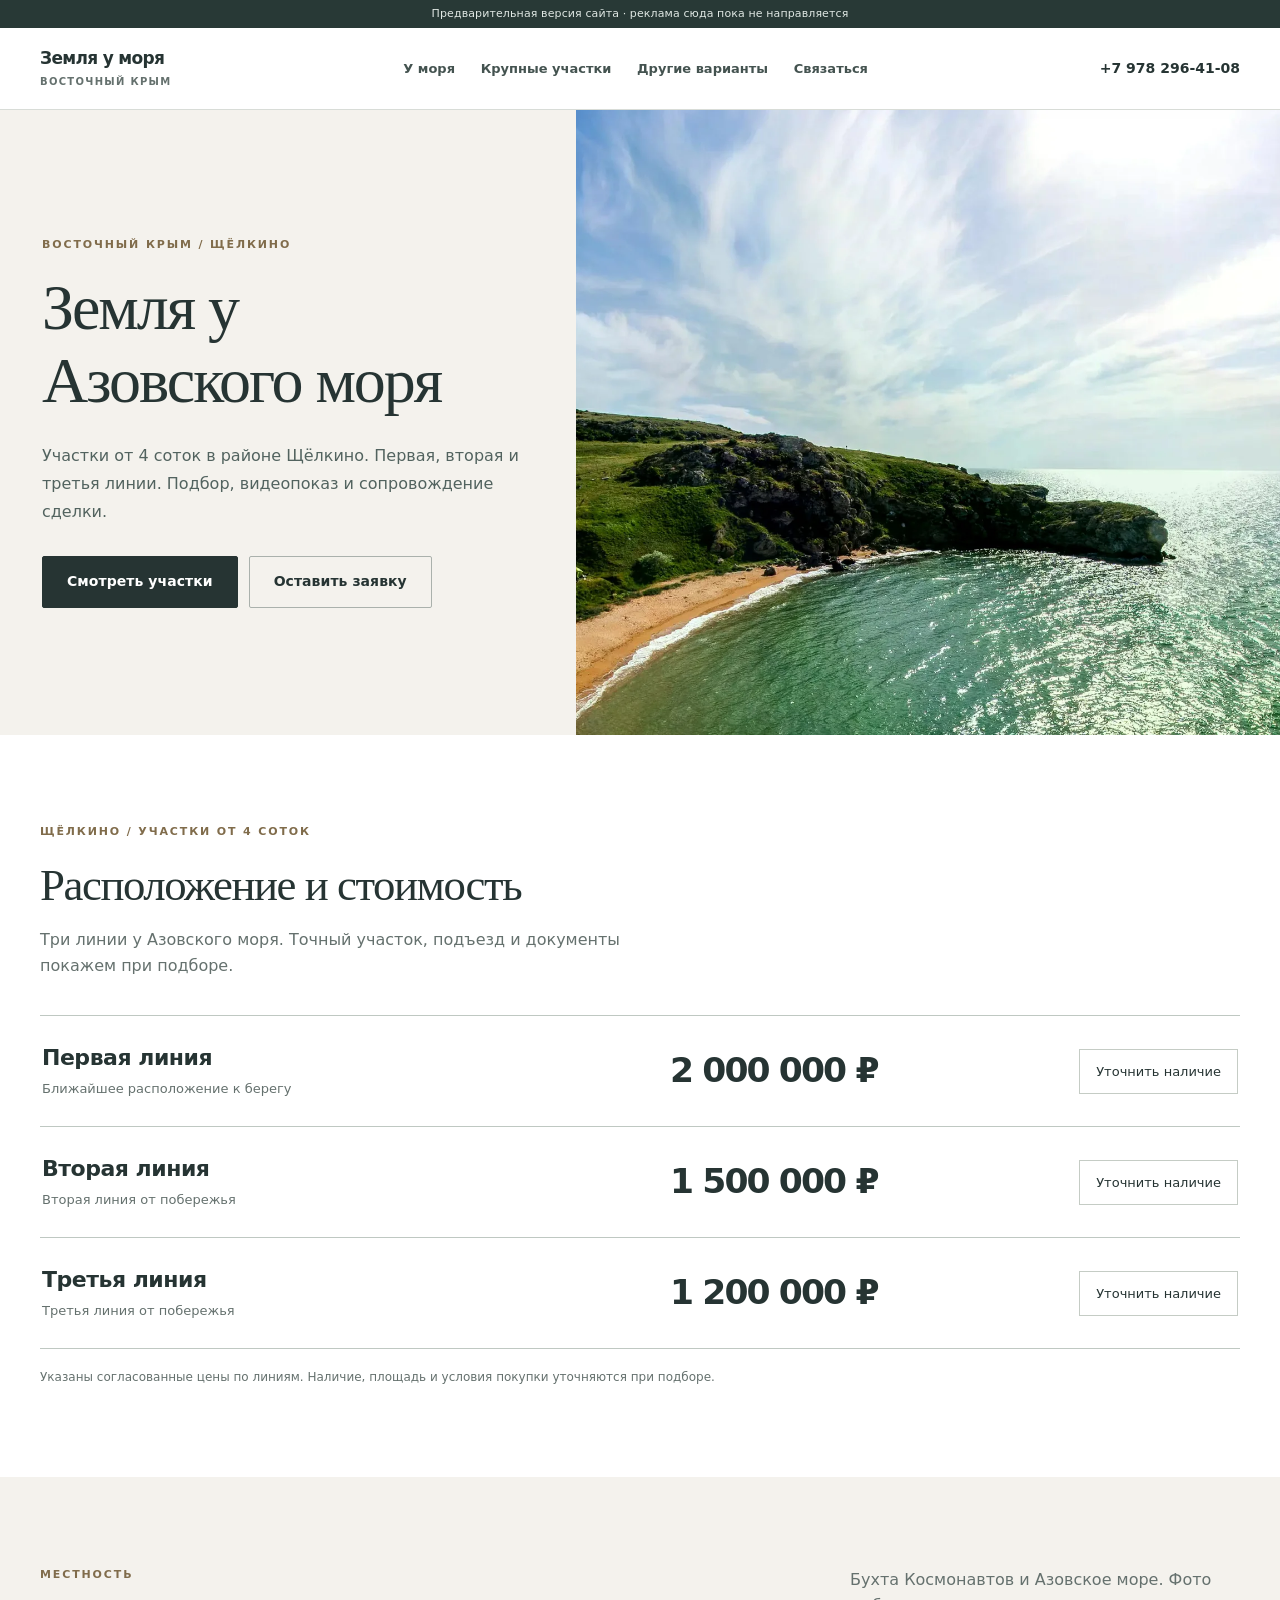
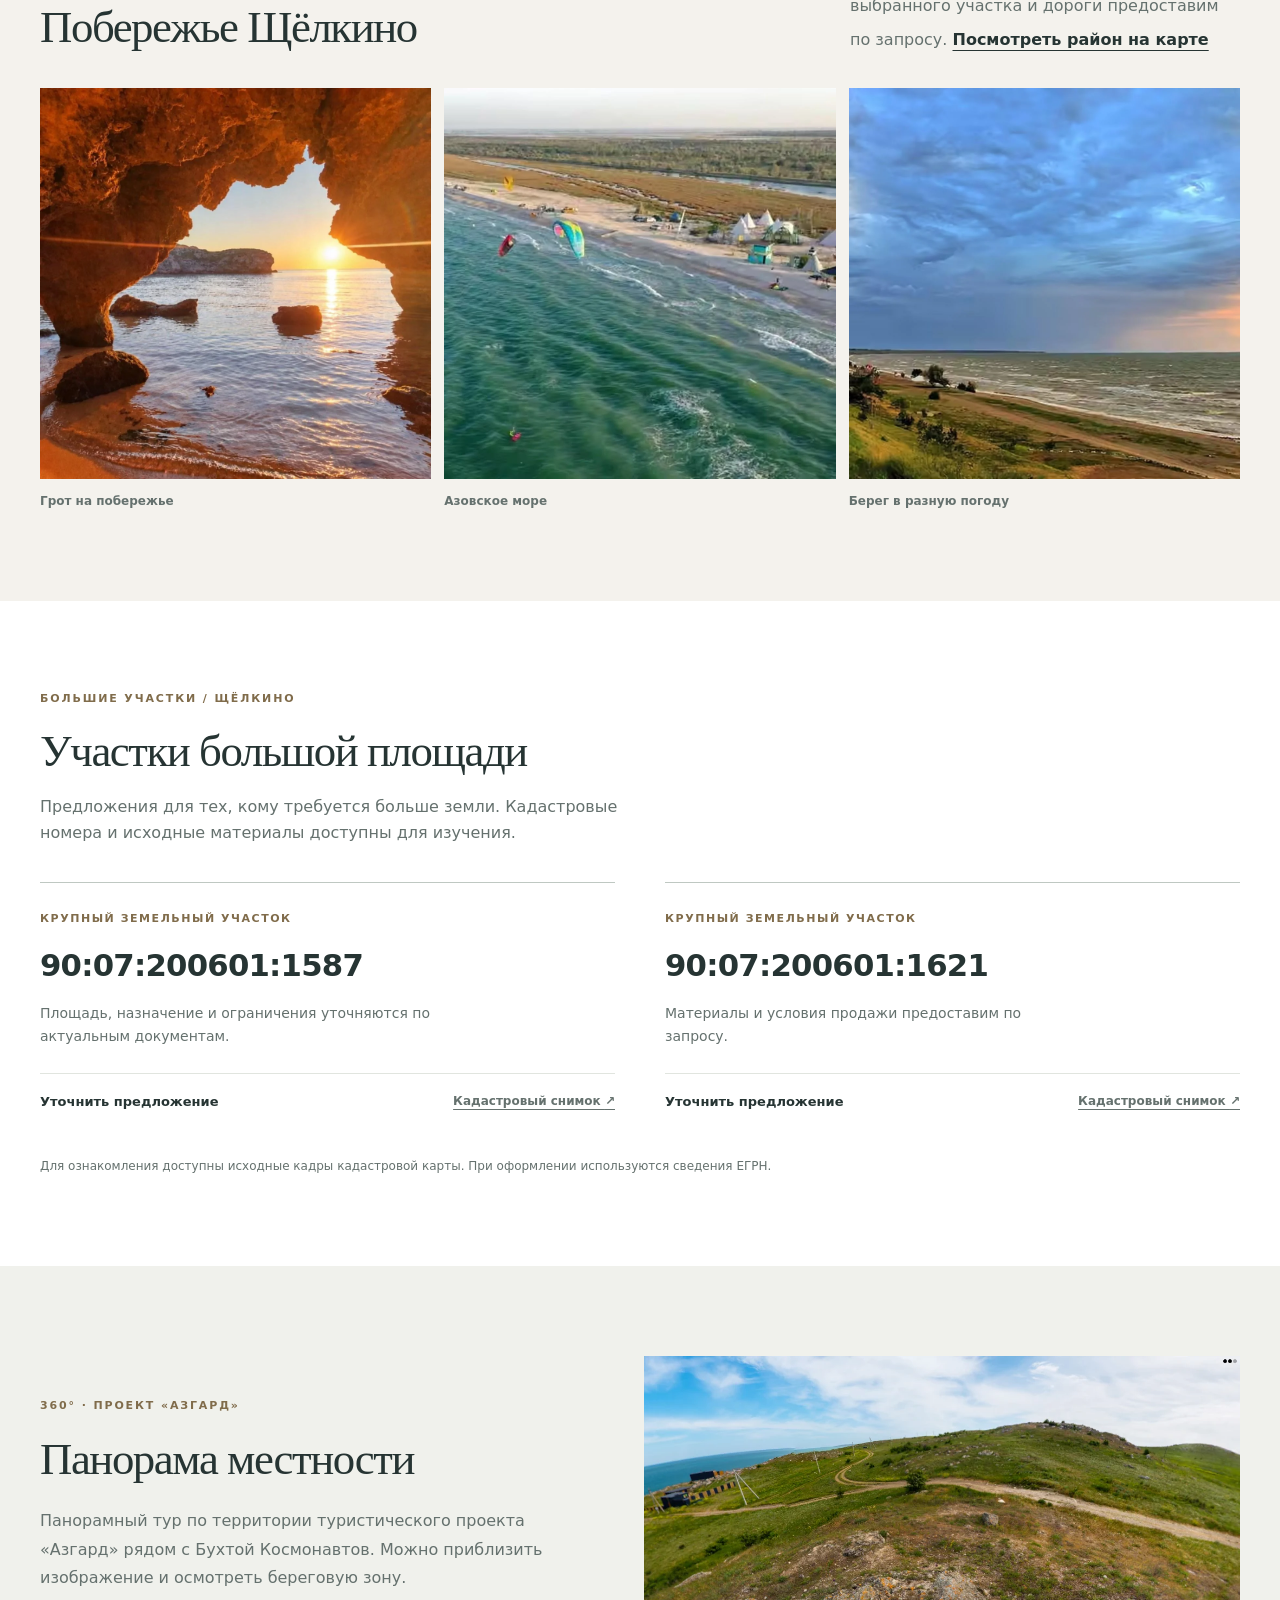
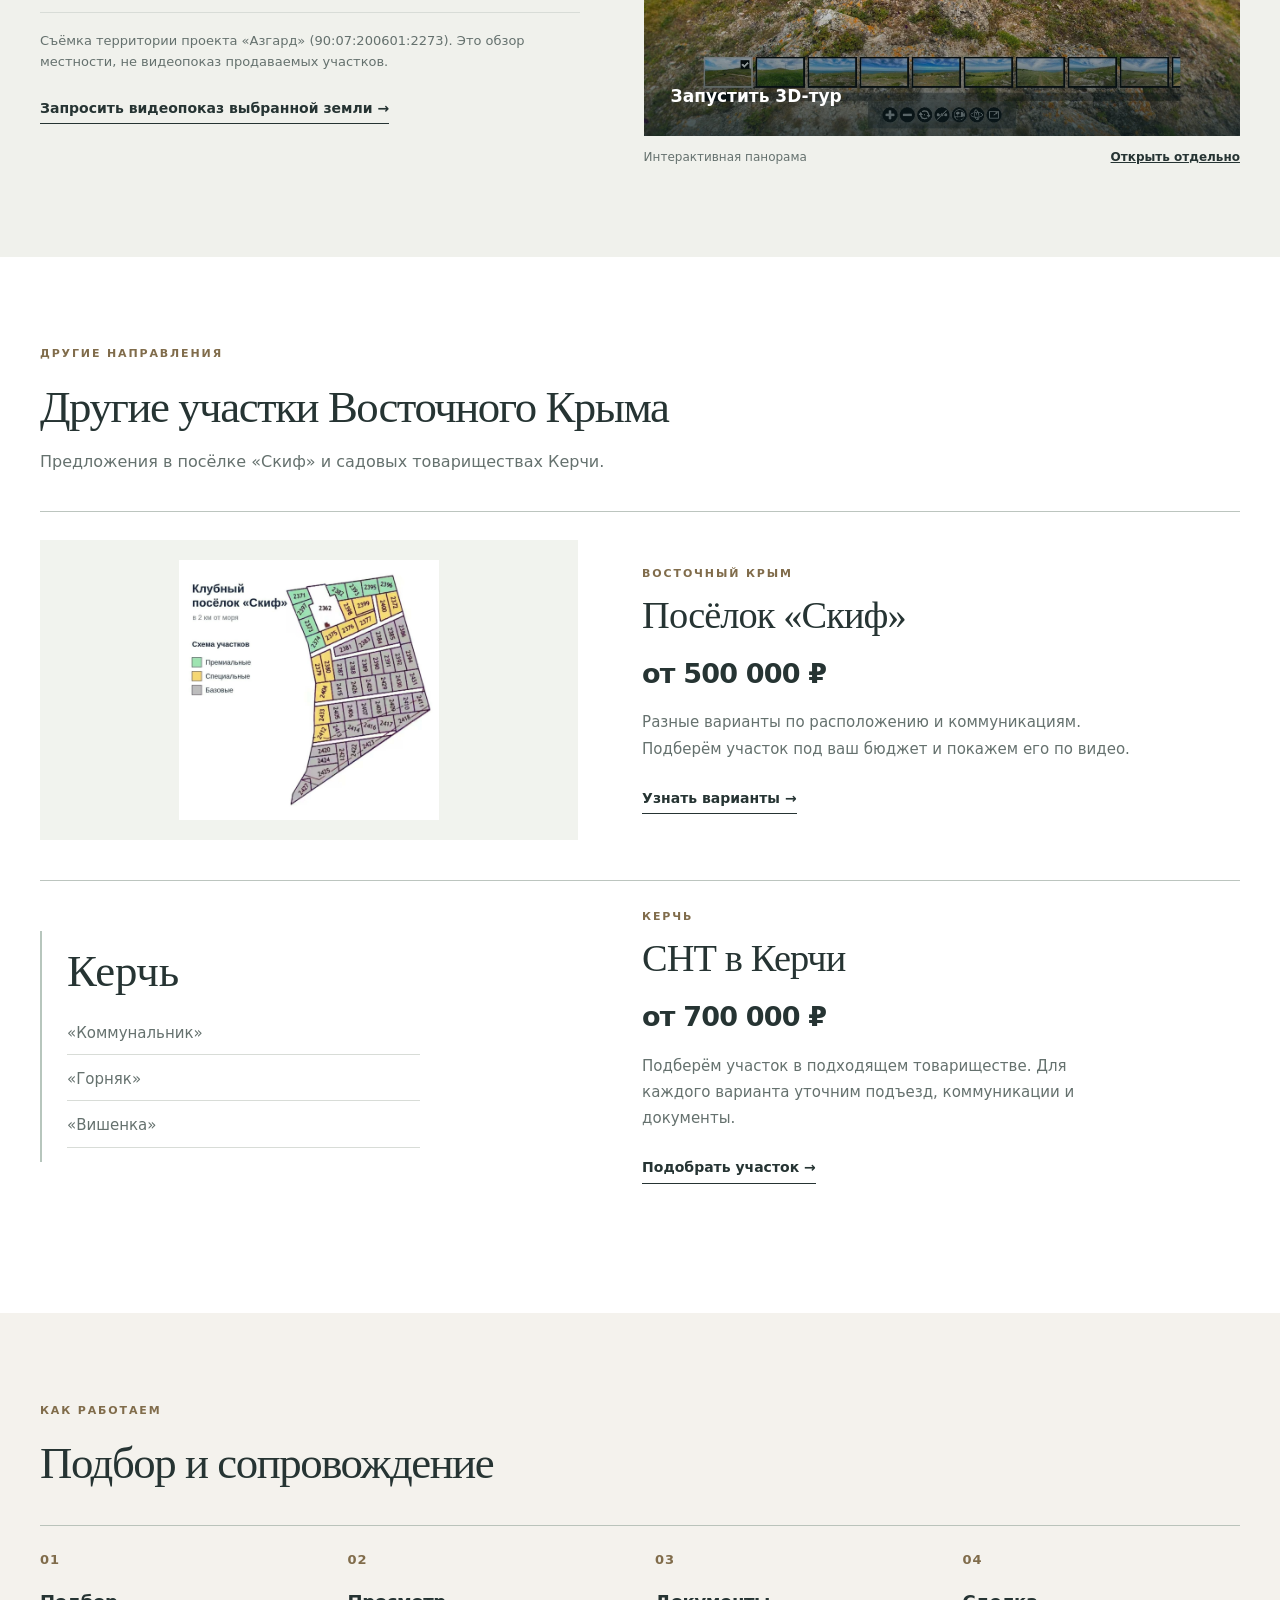
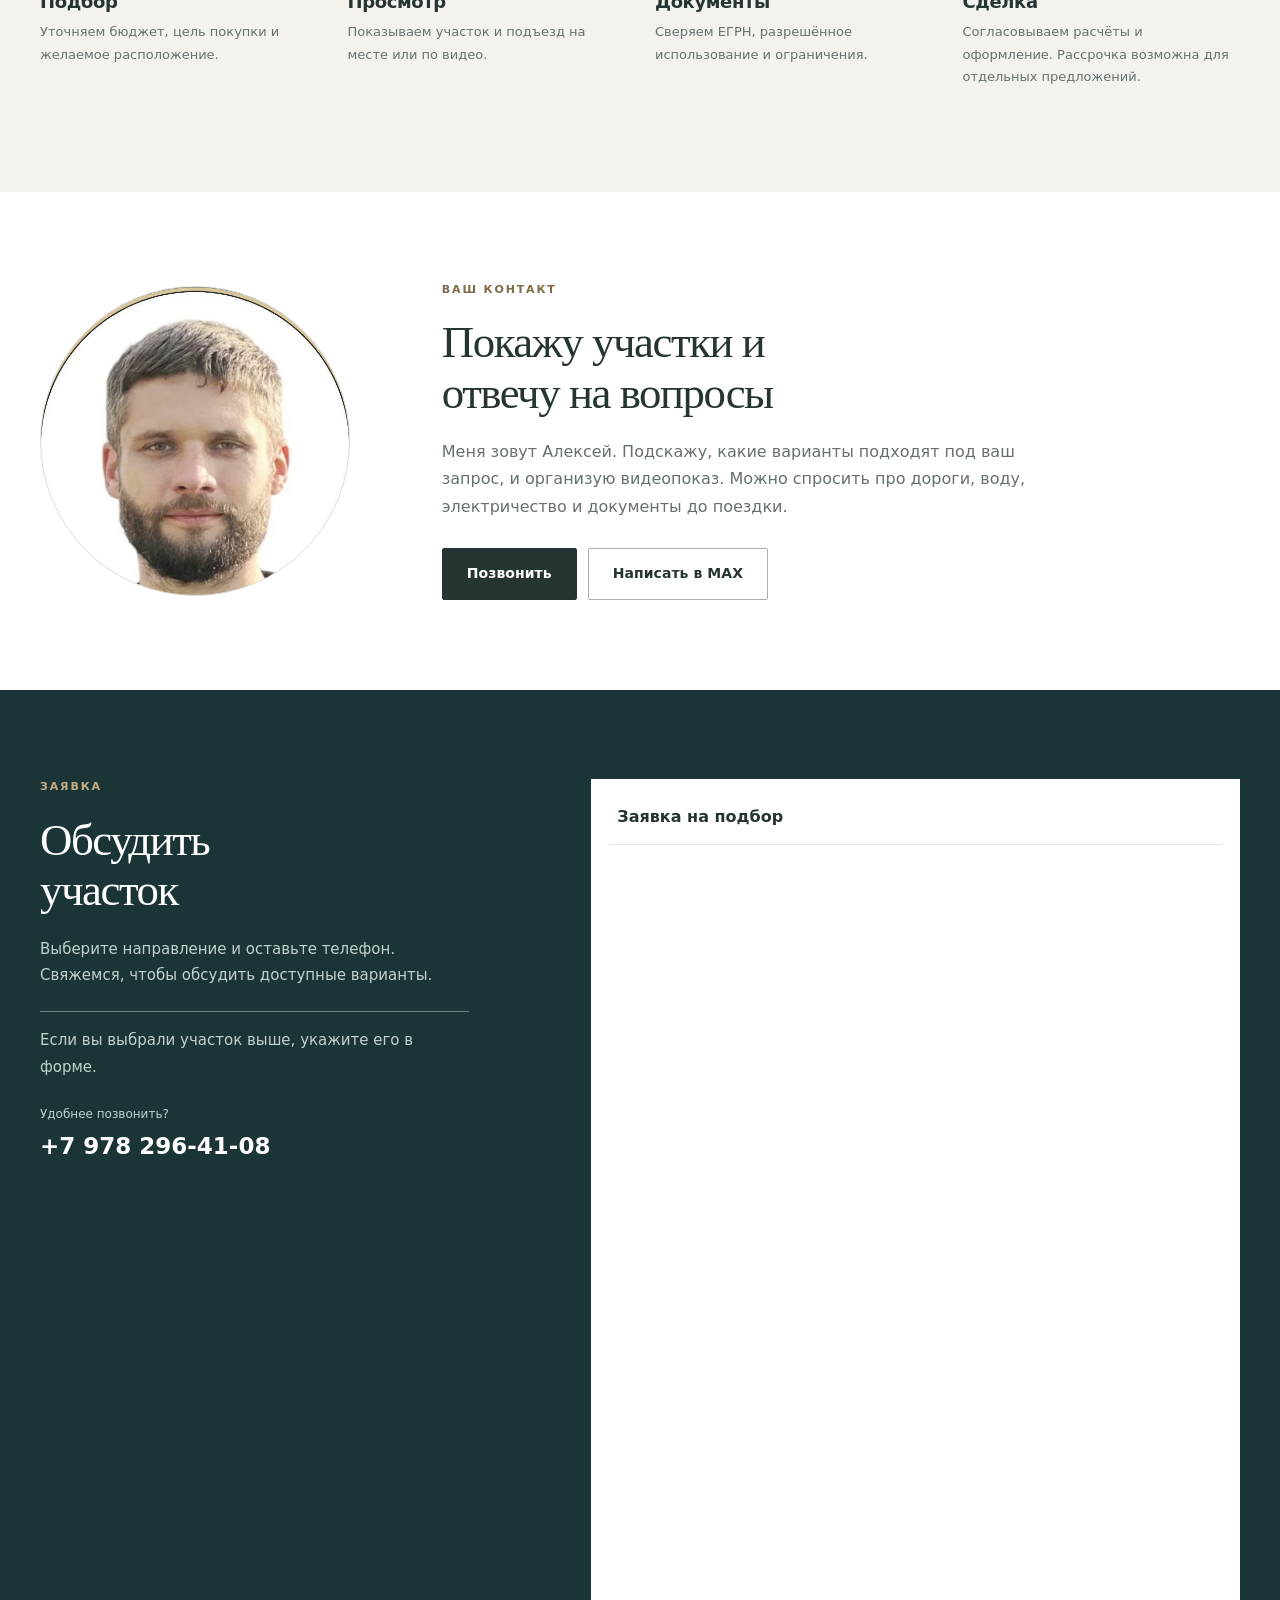
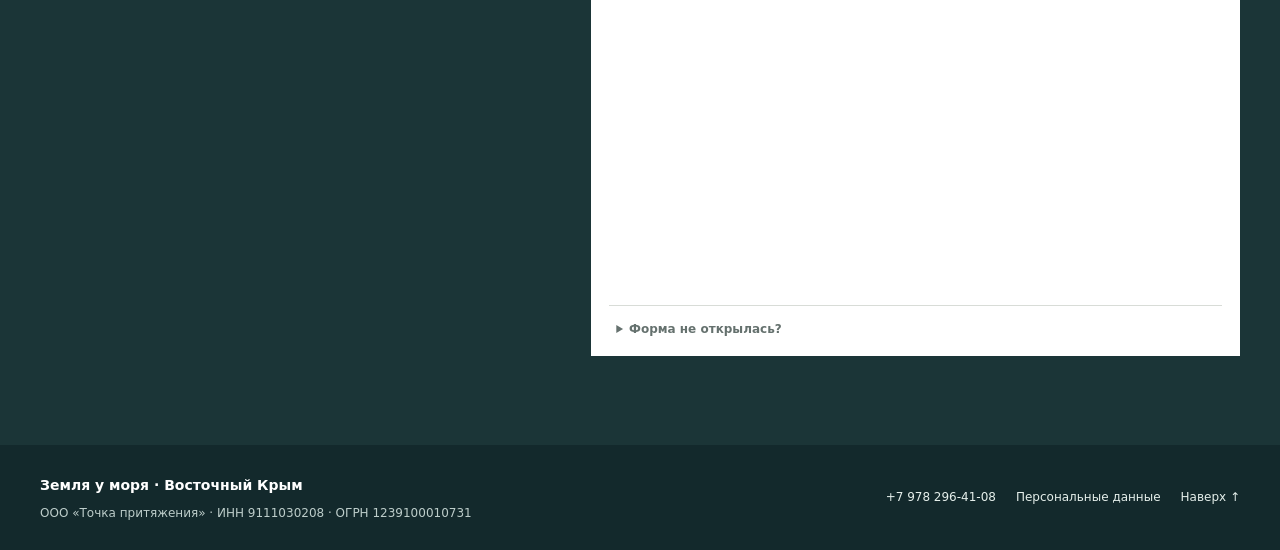
<file: archive/index-editorial-20261025.html>
<!doctype html>
<html lang="ru">
<head>
<meta charset="utf-8">
<meta name="viewport" content="width=device-width, initial-scale=1">
<title>Земля у моря — участки в Щёлкино, Восточный Крым</title>
<meta name="description" content="Земельные участки у Азовского моря в Щёлкино: первая линия 2 млн ₽, вторая 1,5 млн ₽, третья 1,2 млн ₽. Также крупные участки, «Скиф» и СНТ Керчи. Видеопоказ и проверка документов.">
<meta name="robots" content="noindex, nofollow">
<meta name="theme-color" content="#0b343d">
<link rel="preload" as="image" href="../assets/img/hero.webp" fetchpriority="high">
<link rel="stylesheet" href="../assets/editorial-20261025-v4.css">
</head>
<body>
<div class="proto-bar" role="note">Предварительная версия сайта · реклама сюда пока не направляется</div>
<a class="skip" href="#main">К содержанию</a>
<header class="site-header" id="top">
  <div class="wrap nav-wrap">
    <a class="brand" href="#top" aria-label="Земля у моря — в начало"><span>Земля у моря<small>Восточный Крым</small></span></a>
    <nav class="desktop-nav" aria-label="Разделы сайта"><a href="#ceny">У моря</a><a href="#krupnye">Крупные участки</a><a href="#drugie">Другие варианты</a><a href="#zayavka">Связаться</a></nav>
    <a class="header-phone" href="tel:+79782964108" aria-label="Позвонить по номеру плюс семь 978 296 41 08">+7 978 296-41-08</a>
    <button class="menu-toggle" type="button" aria-expanded="false" aria-controls="mobile-nav" aria-label="Открыть меню"><span></span><span></span><span></span></button>
  </div>
  <nav class="mobile-nav" id="mobile-nav" aria-label="Мобильное меню" hidden><a href="#ceny">У моря</a><a href="#krupnye">Крупные участки</a><a href="#foto">Побережье</a><a href="#drugie">Другие варианты</a><a href="#zayavka">Оставить заявку</a></nav>
</header>
<main id="main">
  <section class="hero" aria-labelledby="hero-title">
    <div class="hero-media"><img src="../assets/img/hero.webp" width="2000" height="1125" alt="Побережье Азовского моря рядом со Щёлкино" fetchpriority="high" decoding="async"></div>
    <div class="wrap hero-grid">
      <div class="hero-content">
        <p class="eyebrow eyebrow-on-dark">Восточный Крым / Щёлкино</p>
        <h1 id="hero-title">Земля у Азовского моря</h1>
        <p class="hero-lead">Участки от 4 соток в районе Щёлкино. Первая, вторая и третья линии. Подбор, видеопоказ и сопровождение сделки.</p>
        <div class="hero-actions"><a class="btn btn-accent" href="#ceny">Смотреть участки</a><a class="btn btn-outline-light" href="#zayavka" data-interest="4 сотки у моря, Щёлкино">Оставить заявку</a></div>
        
      </div>
    </div>
  </section>

  <section class="section prices" id="ceny" aria-labelledby="prices-title">
    <div class="wrap">
      <div class="section-intro"><p class="eyebrow">Щёлкино / участки от 4 соток</p><h2 id="prices-title">Расположение и стоимость</h2><p>Три линии у Азовского моря. Точный участок, подъезд и документы покажем при подборе.</p></div>
      <div class="price-grid" aria-label="Цены участков по линиям">
        <article class="price-card"><div class="price-body"><h3>Первая линия</h3><p class="price-value">2 000 000 ₽</p><p>Ближайшее расположение к берегу</p><a href="#zayavka" data-interest="4 сотки у моря, Щёлкино">Уточнить наличие</a></div></article>
        <article class="price-card"><div class="price-body"><h3>Вторая линия</h3><p class="price-value">1 500 000 ₽</p><p>Вторая линия от побережья</p><a href="#zayavka" data-interest="4 сотки у моря, Щёлкино">Уточнить наличие</a></div></article>
        <article class="price-card"><div class="price-body"><h3>Третья линия</h3><p class="price-value">1 200 000 ₽</p><p>Третья линия от побережья</p><a href="#zayavka" data-interest="4 сотки у моря, Щёлкино">Уточнить наличие</a></div></article>
      </div>
      <p class="price-note">Указаны согласованные цены по линиям. Наличие, площадь и условия покупки уточняются при подборе.</p>
    </div>
  </section>

  <section class="section coast" id="foto" aria-labelledby="coast-title">
    <div class="wrap"><div class="split-heading"><div><p class="eyebrow">Местность</p><h2 id="coast-title">Побережье Щёлкино</h2></div><p>Бухта Космонавтов и Азовское море. Фото выбранного участка и дороги предоставим по запросу. <a class="coast-map-link" href="https://yandex.ru/maps/?ll=35.762454%2C45.398889&z=13" target="_blank" rel="noopener noreferrer">Посмотреть район на карте</a></p></div>
    <div class="coast-grid">
      <figure><button class="photo-open" type="button" aria-label="Увеличить фотографию грота"><img src="../assets/img/coast-grotto.webp" width="1000" height="1000" alt="Грот на побережье у Щёлкино" loading="lazy" decoding="async"></button><figcaption>Грот на побережье</figcaption></figure>
      <figure><button class="photo-open" type="button" aria-label="Увеличить фотографию пляжа"><img src="../assets/img/coast-kite.webp" width="1200" height="1200" alt="Побережье Азовского моря с кайтерами" loading="lazy" decoding="async"></button><figcaption>Азовское море</figcaption></figure>
      <figure><button class="photo-open" type="button" aria-label="Увеличить морской пейзаж"><img src="../assets/img/coast-storm.webp" width="1200" height="1200" alt="Берег Азовского моря в пасмурную погоду" loading="lazy" decoding="async"></button><figcaption>Берег в разную погоду</figcaption></figure>
    </div></div>
  </section>

  <section class="section large" id="krupnye" aria-labelledby="large-title">
  <div class="wrap">
    <div class="section-intro">
      <p class="eyebrow">Большие участки / Щёлкино</p>
      <h2 id="large-title">Участки большой площади</h2>
      <p>Предложения для тех, кому требуется больше земли. Кадастровые номера и исходные материалы доступны для изучения.</p>
    </div>
    <div class="parcel-grid">
      <article class="parcel-card">
        
        <div class="parcel-meta"><p class="parcel-kicker">Крупный земельный участок</p><h3>90:07:200601:1587</h3><p class="parcel-caption">Площадь, назначение и ограничения уточняются по актуальным документам.</p>
          <div class="parcel-actions"><a href="#zayavka" data-interest="30–50 соток">Уточнить предложение</a><a href="../assets/img/map-1587-hq.jpg" target="_blank" rel="noopener noreferrer">Кадастровый снимок <span aria-hidden="true">↗</span></a></div>
        </div>
      </article>
      <article class="parcel-card">
        
        <div class="parcel-meta"><p class="parcel-kicker">Крупный земельный участок</p><h3>90:07:200601:1621</h3><p class="parcel-caption">Материалы и условия продажи предоставим по запросу.</p>
          <div class="parcel-actions"><a href="#zayavka" data-interest="30–50 соток">Уточнить предложение</a><a href="../assets/img/map-1621-hq.jpg" target="_blank" rel="noopener noreferrer">Кадастровый снимок <span aria-hidden="true">↗</span></a></div>
        </div>
      </article>
    </div>
    <p class="map-note">Для ознакомления доступны исходные кадры кадастровой карты. При оформлении используются сведения ЕГРН.</p>
  </div>
</section>



  <section class="section tour" id="tur" aria-labelledby="tour-title"><div class="wrap tour-grid">
    <div class="tour-copy"><p class="eyebrow">360° · проект «Азгард»</p><h2 id="tour-title">Панорама местности</h2><p>Панорамный тур по территории туристического проекта «Азгард» рядом с Бухтой Космонавтов. Можно приблизить изображение и осмотреть береговую зону.</p><p class="tour-project-note">Съёмка территории проекта «Азгард» (90:07:200601:2273). Это обзор местности, не видеопоказ продаваемых участков.</p><a href="#zayavka" data-interest="30–50 соток" class="text-link">Запросить видеопоказ выбранной земли <span aria-hidden="true">→</span></a></div>
    <div class="tour-panel"><button id="tour-start" type="button" class="tour-launch" aria-controls="tour-player" aria-expanded="false"><img src="../assets/img/tour-poster.webp" width="1100" height="700" alt="Предпросмотр панорамного тура проекта «Азгард»" loading="lazy"><span class="tour-caption">Запустить 3D-тур</span></button><div class="tour-player" id="tour-player" hidden><div class="tour-player-head"><strong>3D-тур «Азгард»</strong><button id="tour-close" type="button">Закрыть ×</button></div><div class="tour-frame" id="tour-frame"></div></div><div class="tour-footer"><span>Интерактивная панорама</span><a href="https://azgard-crimea.ru/" target="_blank" rel="noopener noreferrer">Открыть отдельно</a></div></div>
  </div></section>

  <section class="section alternatives" id="drugie" aria-labelledby="other-title"><div class="wrap">
    <div class="section-intro"><p class="eyebrow">Другие направления</p><h2 id="other-title">Другие участки Восточного Крыма</h2><p>Предложения в посёлке «Скиф» и садовых товариществах Керчи.</p></div>
    <div class="alternative-grid">
      <article class="alternative-card" id="skif"><div class="alternative-photo"><img src="../assets/img/skif-masterplan.webp" width="1200" height="1200" alt="Планировка территории посёлка «Скиф»" loading="lazy"></div><div class="alternative-text"><p class="eyebrow">Восточный Крым</p><h3>Посёлок «Скиф»</h3><p class="alternative-price">от 500 000 ₽</p><p>Разные варианты по расположению и коммуникациям. Подберём участок под ваш бюджет и покажем его по видео.</p><a href="#zayavka" data-interest="Посёлок «Скиф»">Узнать варианты <span aria-hidden="true">→</span></a></div></article>
      <article class="alternative-card" id="snt-kerch"><div class="snt-names" aria-label="Садовые товарищества Керчи"><strong>Керчь</strong><span>«Коммунальник»</span><span>«Горняк»</span><span>«Вишенка»</span></div><div class="alternative-text"><p class="eyebrow">Керчь</p><h3>СНТ в Керчи</h3><p class="alternative-price">от 700 000 ₽</p><p>Подберём участок в подходящем товариществе. Для каждого варианта уточним подъезд, коммуникации и документы.</p><a href="#zayavka" data-interest="СНТ в Керчи">Подобрать участок <span aria-hidden="true">→</span></a></div></article>
    </div>
  </div></section>

  <section class="section process" id="kak" aria-labelledby="process-title"><div class="wrap"><div class="section-intro"><p class="eyebrow">Как работаем</p><h2 id="process-title">Подбор и сопровождение</h2></div><ol class="steps"><li><b>01</b><div><h3>Подбор</h3><p>Уточняем бюджет, цель покупки и желаемое расположение.</p></div></li><li><b>02</b><div><h3>Просмотр</h3><p>Показываем участок и подъезд на месте или по видео.</p></div></li><li><b>03</b><div><h3>Документы</h3><p>Сверяем ЕГРН, разрешённое использование и ограничения.</p></div></li><li><b>04</b><div><h3>Сделка</h3><p>Согласовываем расчёты и оформление. Рассрочка возможна для отдельных предложений.</p></div></li></ol></div></section>

  <section class="section personal" id="aleksey" aria-labelledby="personal-title"><div class="wrap personal-grid"><div class="personal-portrait" role="img" aria-label="Портрет Алексея, представителя компании «Точка притяжения»"></div><div><p class="eyebrow">Ваш контакт</p><h2 id="personal-title">Покажу участки и отвечу на вопросы</h2><p>Меня зовут Алексей. Подскажу, какие варианты подходят под ваш запрос, и организую видеопоказ. Можно спросить про дороги, воду, электричество и документы до поездки.</p><div class="personal-contacts"><a class="btn btn-dark" href="tel:+79782964108">Позвонить</a><a class="btn btn-outline" href="https://max.ru/u/f9LHodD0cOLz-leCnvMTNQNCGHl_K2LRundalWSaDo_sZQo77Q3Mp65kQ8g" target="_blank" rel="noopener noreferrer">Написать в MAX</a></div></div></div></section>

  <section class="section contact" id="zayavka" aria-labelledby="contact-title">
  <div class="wrap contact-grid">
    <div class="contact-intro">
      <p class="eyebrow eyebrow-on-dark">Заявка</p>
      <h2 id="contact-title">Обсудить участок</h2>
      <p>Выберите направление и оставьте телефон. Свяжемся, чтобы обсудить доступные варианты.</p>
      <p id="chosen-interest" class="chosen-interest" aria-live="polite">Если вы выбрали участок выше, укажите его в форме.</p>
      <div class="contact-phone"><span>Удобнее позвонить?</span><a href="tel:+79782964108">+7 978 296-41-08</a></div>
    </div>
    <div class="contact-panel" id="ya-form-wrap">
      <div class="form-inline-title"><strong>Заявка на подбор</strong></div>
      <iframe id="ya-form"
        src="https://forms.yandex.ru/u/6adc777e852af3c4d5fc9a8f/?iframe=1&theme=light"
        title="Заявка на подбор земельного участка"
        width="100%" height="1060"
        loading="lazy" scrolling="no"
        referrerpolicy="strict-origin-when-cross-origin"
        frameborder="0"></iframe>
      <details class="contact-fallback"><summary>Форма не открылась?</summary><p><a href="https://forms.yandex.ru/u/6adc777e852af3c4d5fc9a8f/" target="_blank" rel="noopener noreferrer">Открыть форму напрямую</a> или <a href="https://max.ru/u/f9LHodD0cOLz-leCnvMTNQNCGHl_K2LRundalWSaDo_sZQo77Q3Mp65kQ8g" target="_blank" rel="noopener noreferrer">написать в MAX</a>.</p></details>
    </div>
  </div>
</section>
</main>
<footer class="footer"><div class="wrap footer-wrap"><div><strong>Земля у моря · Восточный Крым</strong><p>ООО «Точка притяжения» · ИНН 9111030208 · ОГРН 1239100010731</p></div><div><a href="tel:+79782964108">+7 978 296-41-08</a><a href="../politika.html">Персональные данные</a><a href="#top">Наверх ↑</a></div></div></footer>
<a class="sticky-cta" href="#zayavka">Подобрать участок</a>
<dialog id="image-viewer" class="image-viewer" aria-label="Просмотр фотографии"><div class="viewer-head"><span id="viewer-caption"></span><button class="viewer-close" type="button" aria-label="Закрыть фотографию">Закрыть ×</button></div><img id="viewer-img" alt=""></dialog>
<script src="../assets/main.js?v=20261025-editorial" defer></script>
</body>
</html>
</file>
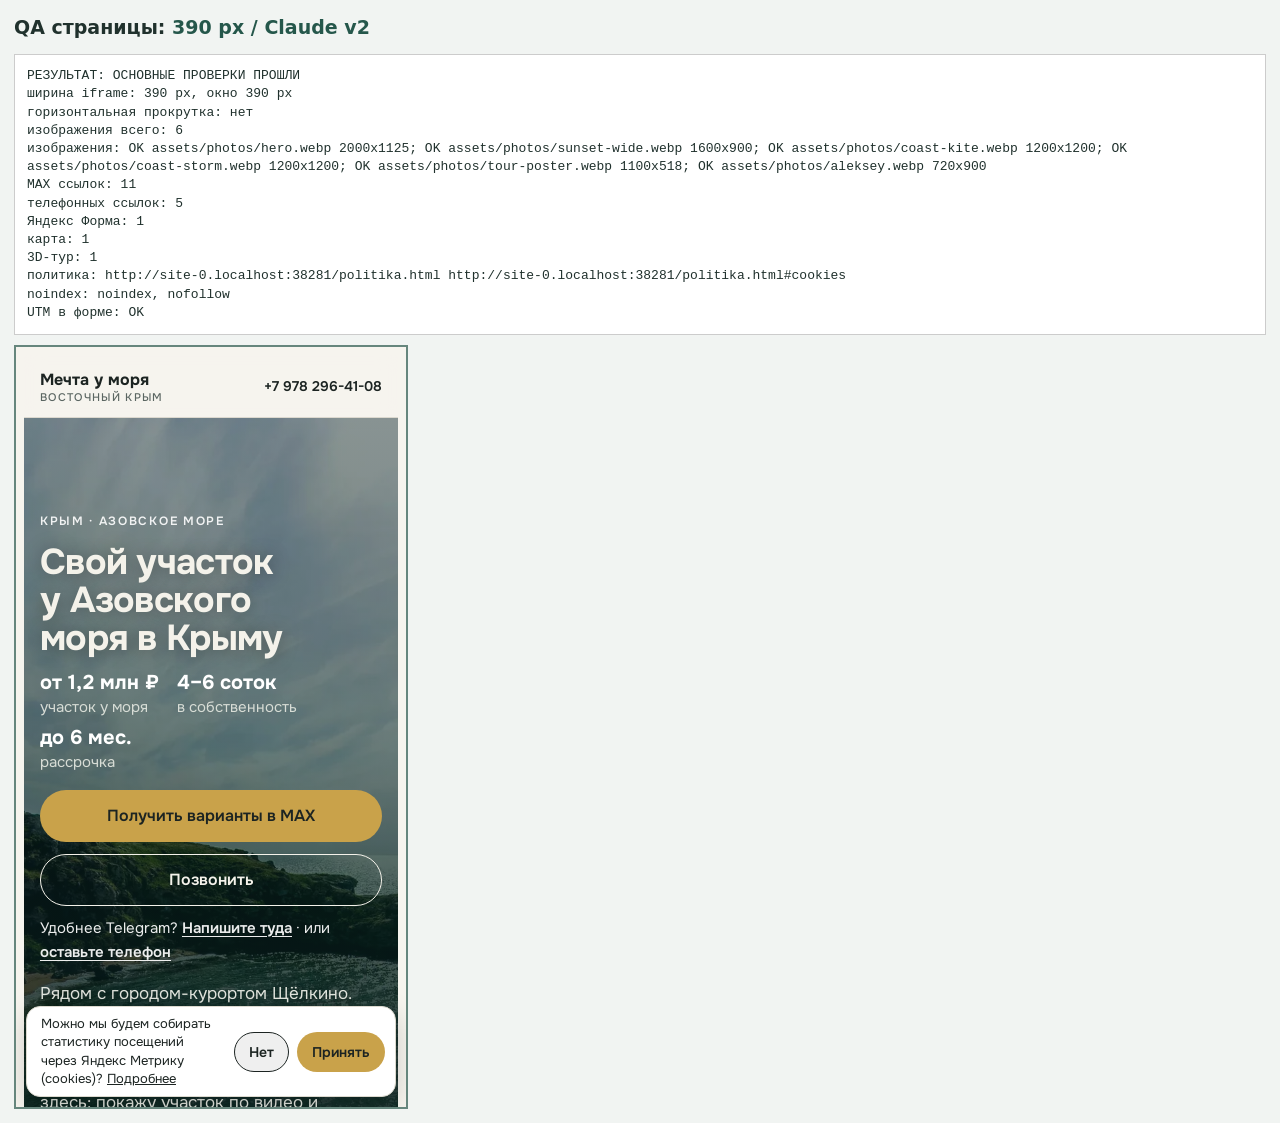
<file: archive/qa-viewports.html>
<!doctype html>
<html lang="ru"><head><meta charset="utf-8"><meta name="robots" content="noindex,nofollow"><meta name="viewport" content="width=device-width, initial-scale=1">
<title>Internal viewport checks</title>
<style>body{font:14px/1.45 system-ui;background:#f1f4f2;margin:14px;color:#20312d}h1{font-size:19px}#testframe{display:block;height:760px;border:2px solid #66867d;background:white}#report{white-space:pre-wrap;background:white;border:1px solid #ccc;padding:12px;margin:10px 0;font:13px/1.4 monospace}b{color:#25574b}</style></head>
<body><h1>QA страницы: <b id="device"></b></h1><pre id="report">Проверка...</pre><iframe id="testframe" title="Тестируемый лендинг"></iframe>
<script>
(async function(){
  const query=new URLSearchParams(location.search);
  const width=query.get('width')==='1440'?1440:390;
  const archive=query.get('archive')==='1';
  const frame=document.getElementById('testframe');
  frame.style.width=width+'px';
  document.getElementById('device').textContent=width+' px'+(archive?' / архив':' / Claude v2');
  const source=archive?'index-editorial-20261025.html':'../index.html?utm_source=qa_width&utm_medium=qa&utm_campaign=viewport_test&utm_content=layout&yclid=qa_test_123';
  frame.src=source;
  const timeout=setTimeout(()=>{document.getElementById('report').textContent='TIMEOUT: iframe не завершил загрузку за 20 секунд'},20000);
  frame.onload=async function(){
    try{
      const doc=frame.contentDocument;
      const win=frame.contentWindow;
      const imgs=[...doc.images].filter(img=>!!img.getAttribute('src'));
      const checks={};
      const allLinks=[...doc.querySelectorAll('a[href]')];
      const href=(pattern)=>allLinks.filter(el=>el.href.includes(pattern)).map(el=>el.href);
      checks['ширина iframe']=frame.clientWidth+' px, окно '+win.innerWidth+' px';
      checks['горизонтальная прокрутка']=doc.documentElement.scrollWidth>doc.documentElement.clientWidth?'ЕСТЬ, scroll='+doc.documentElement.scrollWidth+' client='+doc.documentElement.clientWidth:'нет';
      checks['изображения всего']=imgs.length;
      const tested=await Promise.all(imgs.map(img=>new Promise(resolve=>{
        const probe=new Image();probe.onload=()=>resolve({src:img.getAttribute('src'),ok:true,w:probe.naturalWidth,h:probe.naturalHeight});
        probe.onerror=()=>resolve({src:img.getAttribute('src'),ok:false});
        probe.src=img.src;
      })));
      checks['изображения']=tested.map(x=>(x.ok?'OK ':'ERROR ')+x.src+(x.ok?' '+x.w+'x'+x.h:'' )).join('; ');
      checks['MAX ссылок']=href('max.ru/u/').length;
      checks['телефонных ссылок']=allLinks.filter(x=>x.href.startsWith('tel:+79782964108')).length;
      checks['Яндекс Форма']=href('forms.yandex.ru/u/').length;
      checks['карта']=href('yandex.ru/maps/').length;
      checks['3D-тур']=href('azgard-crimea.ru').length;
      checks['политика']=href('politika.html').join(' ');
      checks['noindex']=doc.querySelector('meta[name="robots"]')?.content||'нет';
      checks['UTM в форме']=archive?'архивная версия':(href('forms.yandex.ru/u/')[0]?.includes('utm_source=qa_width')&&href('forms.yandex.ru/u/')[0]?.includes('yclid=qa_test_123')?'OK':'НЕТ');
      const fail=checks['горизонтальная прокрутка'].startsWith('ЕСТЬ')||tested.some(x=>!x.ok)||(!archive&&checks['UTM в форме']!=='OK');
      document.getElementById('report').textContent=(fail?'РЕЗУЛЬТАТ: НУЖНА ПРАВКА':'РЕЗУЛЬТАТ: ОСНОВНЫЕ ПРОВЕРКИ ПРОШЛИ')+'\n'+Object.entries(checks).map(([k,v])=>k+': '+v).join('\n');
      clearTimeout(timeout);
    }catch(e){clearTimeout(timeout);document.getElementById('report').textContent='ERROR: '+e.stack}
  };
})();
</script>
</body></html>
</file>
<file: assets/editorial-20261025-v4.css>
/* Editorial real estate edition — 25.10.2026
   Deliberately no icons, ornamental waves, faux cadastral geometry or decorative gradients.
*/
:root{--ink:#263433;--muted:#65716e;--stone:#f4f2ed;--line:#d8dcd7;--paper:#fff;--dark:#1b3537;--accent:#806c4b;--max:1200px}
*,:before,:after{box-sizing:border-box}
html{scroll-behavior:smooth;scroll-padding-top:90px;-webkit-text-size-adjust:100%}
body{margin:0;font:400 16px/1.62 system-ui,-apple-system,"Segoe UI",Arial,sans-serif;background:var(--paper);color:var(--ink)}
body:has(dialog[open]){overflow:hidden}
img{max-width:100%;height:auto;display:block}
button,input{font:inherit}button{cursor:pointer}
[hidden]{display:none!important}
a{color:inherit}a[href^="tel:"]{white-space:nowrap}
h1,h2,h3,p,figure{margin:0}p{margin-bottom:15px}
h1,h2{font-family:Georgia,"Times New Roman",serif;font-weight:400;letter-spacing:-.032em;line-height:1.13;text-wrap:balance}
h1{font-size:clamp(42px,5vw,73px)}h2{font-size:clamp(34px,3.5vw,49px)}
h3{font-size:21px;font-weight:650;line-height:1.3;letter-spacing:-.022em}
a:focus-visible,button:focus-visible,summary:focus-visible{outline:3px solid #a28a5d;outline-offset:3px}
.wrap{width:calc(100% - 64px);max-width:var(--max);margin-inline:auto}
.section{padding:clamp(70px,7vw,114px) 0}
.eyebrow{font-size:11px;text-transform:uppercase;letter-spacing:.17em;font-weight:750;line-height:1.4;color:var(--accent);margin-bottom:20px}
.eyebrow-on-dark{color:var(--accent)}
.section-intro{max-width:760px;margin-bottom:36px}
.section-intro h2{margin-bottom:17px}
.section-intro>p:last-child,.split-heading>p{color:var(--muted);font-size:16px;max-width:620px}
.on-dark h2,.on-dark>p:last-child{color:var(--ink)}
.btn{min-height:52px;padding:13px 24px;display:inline-flex;align-items:center;justify-content:center;gap:9px;text-decoration:none;border-radius:2px;border:1px solid var(--ink);font-size:14px;line-height:1.25;letter-spacing:.004em;font-weight:650;transition:background-color .2s,color .2s}
.btn-accent,.btn-dark{background:var(--ink);color:white;border-color:var(--ink)}
.btn-accent:hover,.btn-dark:hover{background:#4d6060}
.btn-outline-light,.btn-outline{background:transparent;color:var(--ink);border-color:#aab1ac}
.btn-outline-light:hover,.btn-outline:hover{background:#dfe6e0}
.btn-wide{width:100%}
.proto-bar{background:#283936;color:#e0e8e4;font-size:11px;text-align:center;padding:5px 15px;letter-spacing:.01em}
.skip{position:absolute;left:-9999px;top:6px;padding:9px;background:#fff;z-index:40}
.skip:focus{left:9px}
.site-header{position:sticky;top:0;z-index:30;background:rgba(255,255,255,.97);border-bottom:1px solid var(--line);backdrop-filter:blur(12px)}
.nav-wrap{height:81px;display:flex;align-items:center;justify-content:space-between;gap:27px}
.brand{display:flex;align-items:flex-start;flex-direction:column;text-decoration:none;font-size:17px;font-weight:740;letter-spacing:-.04em;line-height:1.15;color:var(--ink);white-space:nowrap}
.brand small{display:block;font-size:10px;letter-spacing:.13em;text-transform:uppercase;font-weight:600;margin-top:8px;color:var(--muted)}
.desktop-nav{display:flex;align-items:center;justify-content:center;gap:clamp(15px,2vw,34px)}
.desktop-nav a{font-size:13px;color:#445350;font-weight:570;text-decoration:none;white-space:nowrap}
.desktop-nav a:hover,.header-phone:hover{color:var(--accent)}
.header-phone{font-size:14px;font-weight:720;white-space:nowrap;text-decoration:none}
.menu-toggle{display:none;width:40px;height:40px;border:1px solid var(--line);background:#fff;padding:10px;border-radius:0}
.menu-toggle span{display:block;background:var(--ink);height:1.5px;width:100%;margin:5px 0}
.mobile-nav{background:#fff;border-top:1px solid var(--line);padding:5px 24px 20px}
.mobile-nav a{display:block;padding:12px 0;border-bottom:1px solid var(--line);font-weight:630;text-decoration:none}
.hero{display:grid;grid-template-columns:minmax(0,45%) minmax(0,55%);background:var(--stone);color:var(--ink);min-height:625px}
.hero:before{display:none}
.hero-media{grid-column:2;grid-row:1;position:relative;inset:auto;overflow:hidden;min-height:625px;z-index:auto}
.hero-media img{width:100%;height:100%;position:absolute;inset:0;object-fit:cover;object-position:50% 61%}
.hero-grid{grid-column:1;grid-row:1;display:flex;align-items:center;min-height:0;width:auto;max-width:none;margin:0;padding:76px 42px 76px max(42px,calc((100vw - var(--max))/2))}
.hero-content{max-width:530px}
.hero .eyebrow{color:var(--accent)}
.hero h1{max-width:13ch;margin-bottom:25px}
.hero-lead{color:#52635f;font-size:16px;line-height:1.75;max-width:47ch;margin-bottom:30px}
.hero-actions{display:flex;gap:11px;flex-wrap:wrap}
.hero-highlights{display:none}
.prices{background:#fff}
.price-grid{display:block;border-top:1px solid #bfc8c2}
.price-card{border:0;border-bottom:1px solid #bfc8c2;background:transparent;border-radius:0;box-shadow:none;min-width:0}
.price-body{padding:27px 2px;display:grid;grid-template-columns:minmax(0,1.25fr) minmax(170px,.8fr) auto;grid-template-rows:auto auto;gap:0 20px;align-items:center;min-height:110px}
.price-body h3{grid-column:1;grid-row:1;margin:0;font-size:22px;font-weight:650}
.price-body>p:not(.price-value){grid-column:1;grid-row:2;color:var(--muted);font-size:13px;margin:4px 0 0}
.price-value{grid-column:2;grid-row:1 / 3;margin:0;font-size:clamp(24px,2.7vw,35px);font-weight:570;white-space:nowrap;letter-spacing:-.055em;color:var(--ink);font-variant-numeric:tabular-nums}
.price-body>a{grid-column:3;grid-row:1 / 3;font-size:13px;color:var(--ink);border:1px solid #c5ccc5;padding:11px 16px;text-decoration:none;white-space:nowrap}
.price-body>a:hover{border-color:var(--ink);background:var(--stone)}
.price-note{font-size:12px;color:var(--muted);margin:19px 0 0}
.coast{background:var(--stone)}
.split-heading{display:flex;justify-content:space-between;align-items:end;gap:35px;margin-bottom:35px}
.split-heading>p{max-width:390px;margin-bottom:0}
.coast-map-link{display:inline-block;color:var(--ink);text-underline-offset:5px;font-weight:650;white-space:normal;margin-top:8px}
.coast-grid{display:grid;grid-template-columns:repeat(3,minmax(0,1fr));gap:13px}
.coast-grid figure{background:transparent;border-radius:0;overflow:visible;box-shadow:none;min-width:0}
.coast-grid button{border:0;padding:0;display:block;width:100%;background:#e4e8e3;aspect-ratio:1;overflow:hidden;cursor:zoom-in}
.coast-grid img{width:100%;height:100%;object-fit:contain;transition:transform .2s}
.coast-grid button:hover img{transform:scale(1.015)}
.coast-grid figcaption{padding:13px 0 0;font-size:12px;font-weight:550;color:var(--muted)}
.large{background:#fff;color:var(--ink)}
.large .eyebrow{color:var(--accent)}
.parcel-grid{display:grid;grid-template-columns:repeat(2,minmax(0,1fr));gap:50px;max-width:none}
.parcel-card{background:transparent;border:0;border-radius:0;box-shadow:none;overflow:visible;border-top:1px solid #bfc8c2}
.parcel-meta{padding:27px 0 20px}
.parcel-kicker{font-size:11px;text-transform:uppercase;letter-spacing:.14em;color:var(--accent);font-weight:700;margin-bottom:19px}
.parcel-meta h3{font-size:clamp(24px,2.4vw,34px);font-weight:550;letter-spacing:-.025em;overflow-wrap:anywhere}
.parcel-caption{font-size:14px;color:var(--muted);line-height:1.65;max-width:47ch;min-height:47px;margin:16px 0 24px}
.parcel-actions{border-top:1px solid #e1e5df;padding-top:17px;display:flex;flex-wrap:wrap;gap:12px 26px;justify-content:space-between;align-items:center}
.parcel-actions a{font-size:13px;font-weight:700;color:var(--ink);text-decoration:none}
.parcel-actions a:last-child{font-size:12px;font-weight:550;color:var(--muted);text-decoration:underline;text-underline-offset:4px}
.map-note{font-size:12px;line-height:1.7;color:var(--muted);max-width:900px;margin:24px 0 0}
.region{display:none}
.tour{background:#f0f1ec}
.tour-grid{display:grid;grid-template-columns:minmax(0,.95fr) minmax(0,1.05fr);gap:clamp(30px,5vw,90px);align-items:center}
.tour h2{margin-bottom:23px}
.tour-copy>p:not(.eyebrow){font-size:16px;color:var(--muted);line-height:1.76}
.tour-project-note{font-size:13px!important;color:var(--muted)!important;line-height:1.65!important;border-top:1px solid var(--line);padding-top:17px;margin-top:20px}
.text-link{font-size:14px;text-decoration:none;border-bottom:1px solid var(--ink);font-weight:650;padding-bottom:4px;display:inline-block;margin-top:9px}
.tour-panel{min-width:0}
.tour-launch{width:100%;aspect-ratio:11/7;min-height:240px;display:block;position:relative;overflow:hidden;background:#b9c7c0;color:#fff;border:0;border-radius:0;padding:0}
.tour-launch img{width:100%;height:100%;object-fit:cover;position:absolute;inset:0}
.tour-launch:after{content:"";position:absolute;inset:0;background:linear-gradient(to top,rgba(13,30,34,.78),transparent 45%)}
.tour-caption{position:absolute;z-index:2;left:27px;bottom:25px;font-size:17px;font-weight:650}
.tour-player{background:#243a3d;overflow:hidden;border-radius:0}
.tour-player-head{display:flex;justify-content:space-between;align-items:center;gap:15px;color:#fff;padding:11px 14px}
.tour-player-head button{background:transparent;border:1px solid #a4b7b1;color:#fff;padding:7px 12px}
.tour-frame{aspect-ratio:11/7;min-height:250px}
.tour-frame iframe{width:100%;height:100%;border:0;display:block}
.tour-footer{display:flex;flex-wrap:wrap;justify-content:space-between;gap:12px;font-size:12px;padding-top:12px;color:var(--muted)}
.tour-footer a{color:var(--ink);font-weight:700}
.alternatives{background:#fff}
.alternative-grid{display:block}
.alternative-card{display:grid;grid-template-columns:minmax(0,.9fr) minmax(0,1fr);gap:clamp(30px,5vw,80px);align-items:center;padding:28px 0 40px;border:0;border-top:1px solid #bcc5bf;border-radius:0;background:transparent;box-shadow:none;overflow:visible}
.alternative-photo{height:300px;background:#f1f3ee;display:grid;place-items:center;padding:20px;min-width:0}
.alternative-photo img{max-height:260px;width:100%;object-fit:contain}
.alternative-text{padding:0;display:flex;flex-direction:column;align-items:flex-start;min-width:0}
.alternative-text .eyebrow{margin-bottom:12px}
.alternative-text h3{font:400 clamp(31px,3vw,41px)/1.16 Georgia,"Times New Roman",serif;letter-spacing:-.024em}
.alternative-price{font-size:27px;letter-spacing:-.03em;font-weight:600;margin:14px 0}
.alternative-text>p:not(.eyebrow):not(.alternative-price){color:var(--muted);line-height:1.74;font-size:15px;max-width:52ch}
.alternative-text>a{font-size:14px;font-weight:680;text-decoration:none;border-bottom:1px solid var(--ink);padding:0 0 4px;margin:10px 0 0}
.snt-names{padding:14px 0 14px 25px;border-left:2px solid #b7c6bd;display:grid;gap:12px;max-width:380px}
.snt-names strong{font:400 clamp(35px,3.5vw,50px)/1.2 Georgia,"Times New Roman",serif;color:var(--ink);margin:0 0 10px}
.snt-names span{font-size:15px;color:var(--muted);padding-bottom:9px;border-bottom:1px solid var(--line)}
.process{background:var(--stone)}
.steps{display:grid;grid-template-columns:repeat(4,minmax(0,1fr));gap:30px;list-style:none;margin:0;padding:0;border-top:1px solid #bac3bb}
.steps li{padding:25px 4px 0 0;border:0}
.steps b{display:block;font-size:13px;color:var(--accent);font-weight:650;line-height:1.4;letter-spacing:.08em}
.steps h3{font-size:18px;font-weight:650;margin:21px 0 8px}
.steps p{font-size:13px;line-height:1.7;color:var(--muted)}
.personal{background:#fff}
.personal-grid{display:grid;grid-template-columns:minmax(0,325px) minmax(0,1fr);align-items:center;gap:clamp(35px,6vw,95px)}
.personal-portrait{width:min(100%,310px);aspect-ratio:1;border-radius:50%;background:#fff url("img/portrait-aleksey.webp") 50% 15% / 200% 200% no-repeat;border:1px solid #dfdfd8}
.personal h2{margin-bottom:19px;max-width:19ch}
.personal p:not(.eyebrow){font-size:16px;line-height:1.74;color:var(--muted);max-width:620px}
.personal-contacts{display:flex;flex-wrap:wrap;gap:11px;margin-top:27px}
.contact{background:var(--dark);color:#fff}
.contact-grid{display:grid;grid-template-columns:minmax(0,.79fr) minmax(0,1.08fr);gap:clamp(35px,6vw,90px);align-items:start}
.contact .eyebrow{color:#c6ad84}
.contact h2{color:#fff;max-width:14ch;margin-bottom:20px}
.contact-intro>p:not(.eyebrow){color:#c3d1cc;font-size:15px;line-height:1.75;max-width:45ch}
.contact-intro .chosen-interest{background:transparent;border:0;border-top:1px solid #66817e;padding:15px 0 0;color:#d2dfdb;font-size:13px;margin-top:23px}
.contact-phone{display:grid;gap:4px;margin-top:25px}
.contact-phone span{font-size:12px;color:#c0d2cd}
.contact-phone a{font-size:23px;font-weight:700;text-decoration:none}
.contact-panel{background:white;color:var(--ink);padding:18px 18px 10px;min-width:0;overflow:hidden;border-radius:0}
.form-inline-title{padding:7px 8px 14px;border-bottom:1px solid #e1e7e0}
.form-inline-title strong{font-size:16px;font-weight:700}
.contact-panel iframe{display:block;width:100%;height:1060px;border:0;overflow:hidden;background:#fff}
.contact-fallback{padding:14px 7px 6px;border-top:1px solid var(--line);font-size:12px;color:var(--muted)}
.contact-fallback summary{cursor:pointer;font-weight:600}
.contact-fallback p{font-size:12px;margin:10px 0 0}
.contact-fallback a{color:var(--ink)}
.footer{background:#13292c;color:#d3dfda;padding:27px 0}
.footer-wrap{display:flex;justify-content:space-between;align-items:center;gap:30px}
.footer strong{font-size:14px;color:#fff;font-weight:700}
.footer p{font-size:12px;margin:6px 0 0;color:#bdcdca}
.footer-wrap>div:last-child{display:flex;gap:20px;flex-wrap:wrap}
.footer a{font-size:12px;text-decoration:none;color:#e5efeb}
.sticky-cta{display:none;position:fixed;bottom:max(12px,env(safe-area-inset-bottom));left:16px;right:16px;z-index:25;min-height:51px;background:var(--ink);color:white;text-align:center;text-decoration:none;align-items:center;justify-content:center;font-size:14px;font-weight:700;box-shadow:0 5px 24px #0d232450}
.sticky-cta.hide{display:none}
.image-viewer{border:0;padding:16px;background:#f3f3ef;color:var(--ink);max-width:96vw;max-height:94dvh;width:fit-content;box-shadow:0 18px 70px #041e2599}
.image-viewer::backdrop{background:#0b2127e6}
.viewer-head{display:flex;justify-content:space-between;gap:14px;align-items:center;padding:0 0 12px;font-size:13px}
.viewer-head button{background:#fff;border:1px solid #bcc6bd;padding:9px 12px}
.image-viewer img{max-width:90vw;max-height:76dvh;object-fit:contain;margin:auto}
@media(max-width:1120px){
 .hero-grid{padding-left:38px}.hero h1{font-size:clamp(40px,5vw,62px)}
 .desktop-nav{gap:15px}.desktop-nav a{font-size:12px}
 .price-body{grid-template-columns:minmax(0,1fr) 185px auto}
 .alternative-grid{gap:30px}
}
@media(max-width:900px){
 .desktop-nav{display:none}.menu-toggle{display:block}.header-phone{margin-left:auto}
 .hero{grid-template-columns:1fr 1fr}
 .hero-grid{padding:55px 28px}
 .hero h1{font-size:clamp(34px,5vw,48px)}
 .hero-lead{font-size:15px}
 .price-body{grid-template-columns:minmax(0,1fr) 185px}.price-body>a{grid-column:1 / -1;grid-row:3;justify-self:start;margin-top:14px}
 .tour-grid,.contact-grid{grid-template-columns:1fr}
 .steps{grid-template-columns:repeat(2,minmax(0,1fr))}
}
@media(max-width:680px){
 html{scroll-padding-top:70px}
 .wrap{width:calc(100% - 36px)}
 .section{padding:62px 0}
 .nav-wrap{height:64px;gap:10px}
 .brand{font-size:15px}
 .brand small{font-size:9px;margin-top:5px}
 .header-phone{font-size:12px}
 .menu-toggle{width:39px;height:38px}
 .hero{display:flex;flex-direction:column;min-height:0}
 .hero-media{order:0;grid-area:auto;min-height:0;height:39svh;max-height:380px;width:100%}
 .hero-media img{position:relative;object-position:center 60%}
 .hero-grid{order:1;grid-area:auto;padding:37px 18px 44px;width:auto;display:block}
 .hero-content{max-width:100%}
 .hero h1{font-size:clamp(42px,9.2vw,58px);max-width:17ch;margin-bottom:18px}
 .hero-lead{font-size:15px;line-height:1.65}
 .hero-actions{display:flex;flex-wrap:wrap;gap:10px}
 .hero-actions .btn{flex:1 1 130px;font-size:13px;padding:13px 12px}
 .price-body{grid-template-columns:1fr auto;grid-template-rows:auto auto auto;gap:3px 10px;padding:24px 0}
 .price-body h3{grid-row:1;grid-column:1;font-size:17px}
 .price-value{grid-row:1;grid-column:2;font-size:clamp(20px,6vw,25px)}
 .price-body>p:not(.price-value){grid-row:2;grid-column:1 / -1;font-size:12px}
 .price-body>a{grid-row:3;grid-column:1 / -1;font-size:12px;margin-top:12px;padding:0;border:0;text-decoration:underline;text-underline-offset:4px}
 .split-heading{display:block}
 .split-heading>p{margin-top:20px}
 .coast-grid{display:flex;overflow-x:auto;scroll-snap-type:x mandatory;gap:12px;padding-bottom:14px;scrollbar-width:thin}
 .coast-grid figure{flex:0 0 min(79vw,350px);scroll-snap-align:start}
 .coast-grid button{aspect-ratio:1}
 .parcel-grid{grid-template-columns:1fr;gap:22px}
 .parcel-meta{padding:22px 0}
 .parcel-caption{min-height:0}
 .tour-grid{gap:30px}
 .tour-launch{aspect-ratio:4/3}
 .alternative-card{grid-template-columns:1fr;gap:18px;padding:27px 0 36px}
 .alternative-photo{height:210px}
 .snt-names{padding:13px 0 13px 20px}
 .alternative-text{padding-top:17px}
 .steps{grid-template-columns:1fr 1fr;gap:20px}
 .steps li{padding:20px 0 0}
 .steps h3{font-size:16px;margin:10px 0 8px}
 .steps p{font-size:12px}
 .personal-grid{grid-template-columns:1fr;gap:28px}
 .personal-portrait{max-width:230px}
 .contact-grid{gap:27px}
 .contact-panel{padding:10px 7px 12px}
 .contact-panel iframe{height:1160px}
 .form-inline-title{padding:12px 10px}
 .footer-wrap{display:block}
 .footer-wrap>div:last-child{margin-top:17px;gap:12px}
 .footer{padding-bottom:88px}
 .sticky-cta{display:flex}
}
@media(max-width:370px){
 .brand{font-size:13px}.header-phone{font-size:11px}
 .hero-actions{display:grid;grid-template-columns:1fr}
 .price-body{grid-template-columns:1fr}
 .price-value{grid-column:1;grid-row:2;font-size:26px;margin:2px 0}
 .price-body>p:not(.price-value){grid-row:3}
 .price-body>a{grid-row:4}
 .steps{grid-template-columns:1fr}
}
@media(prefers-reduced-motion:reduce){html{scroll-behavior:auto}.btn,.coast-grid img{transition:none}}
</file>
